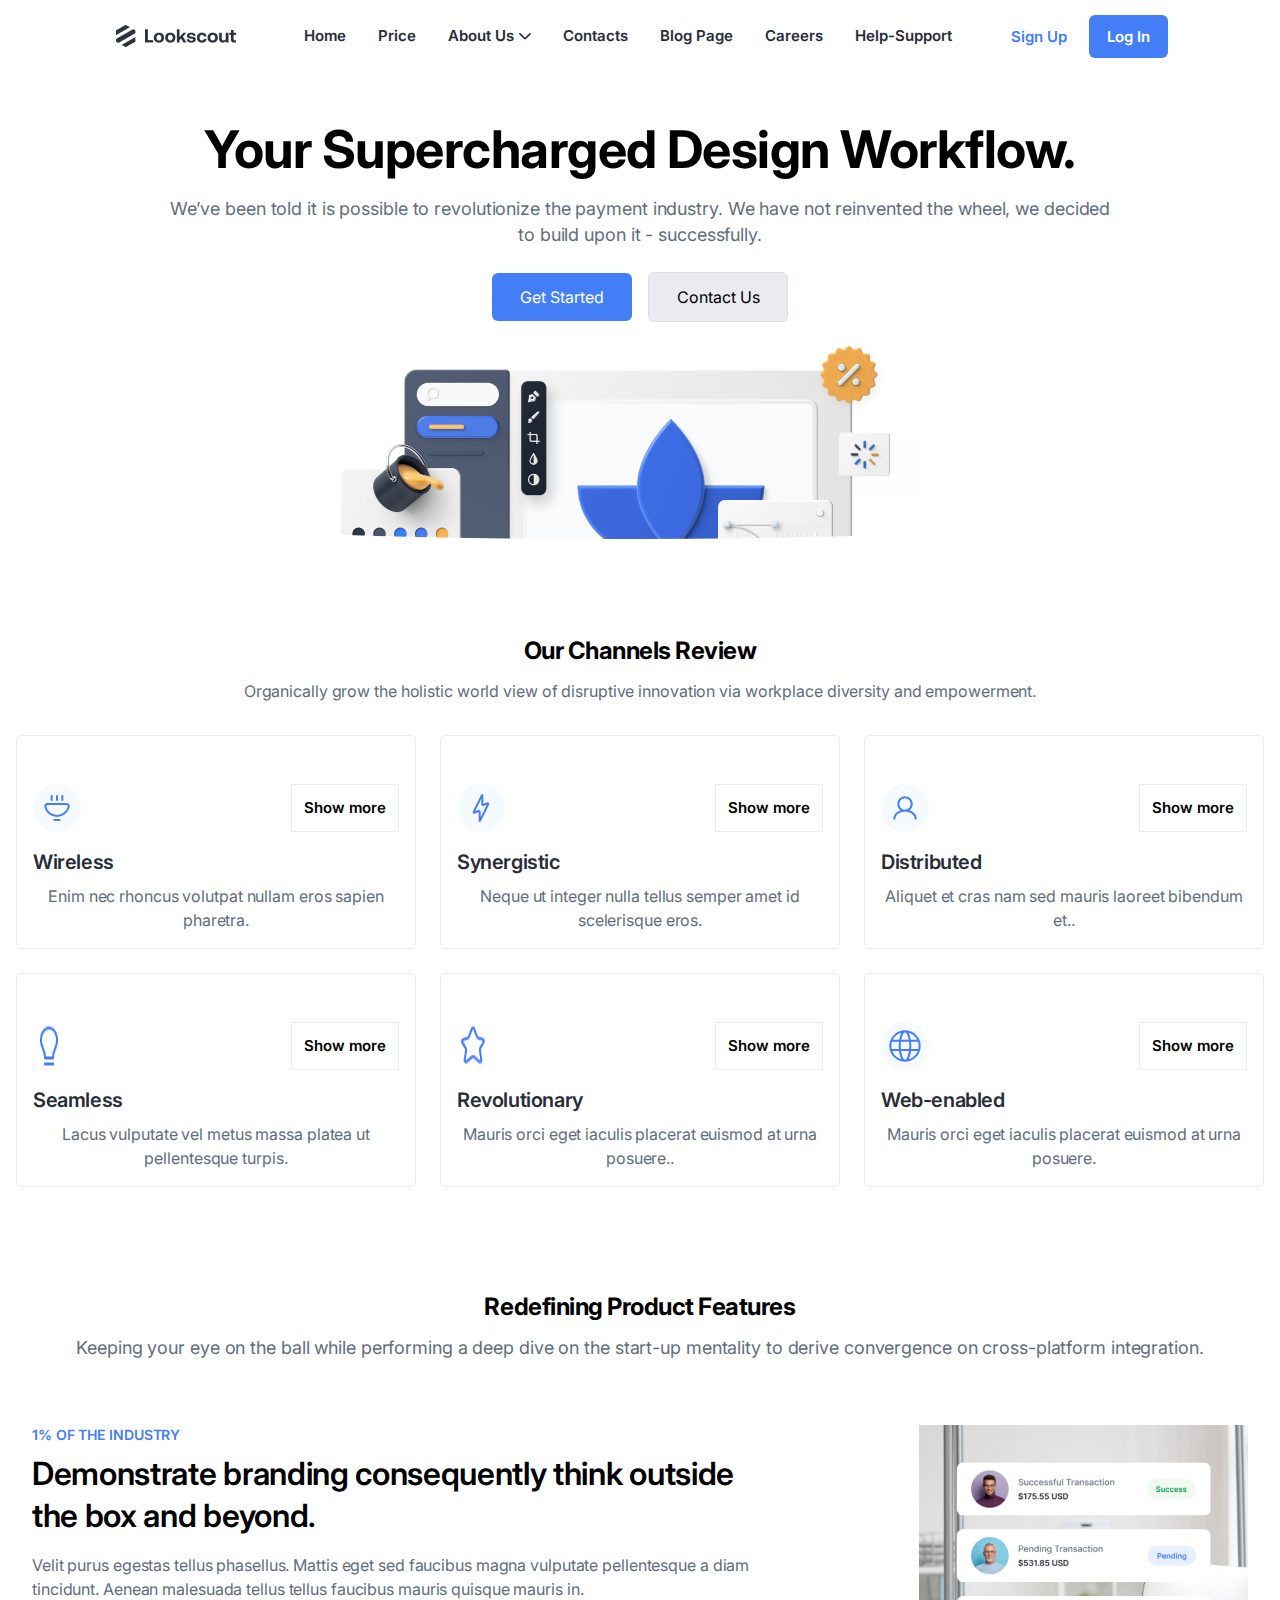
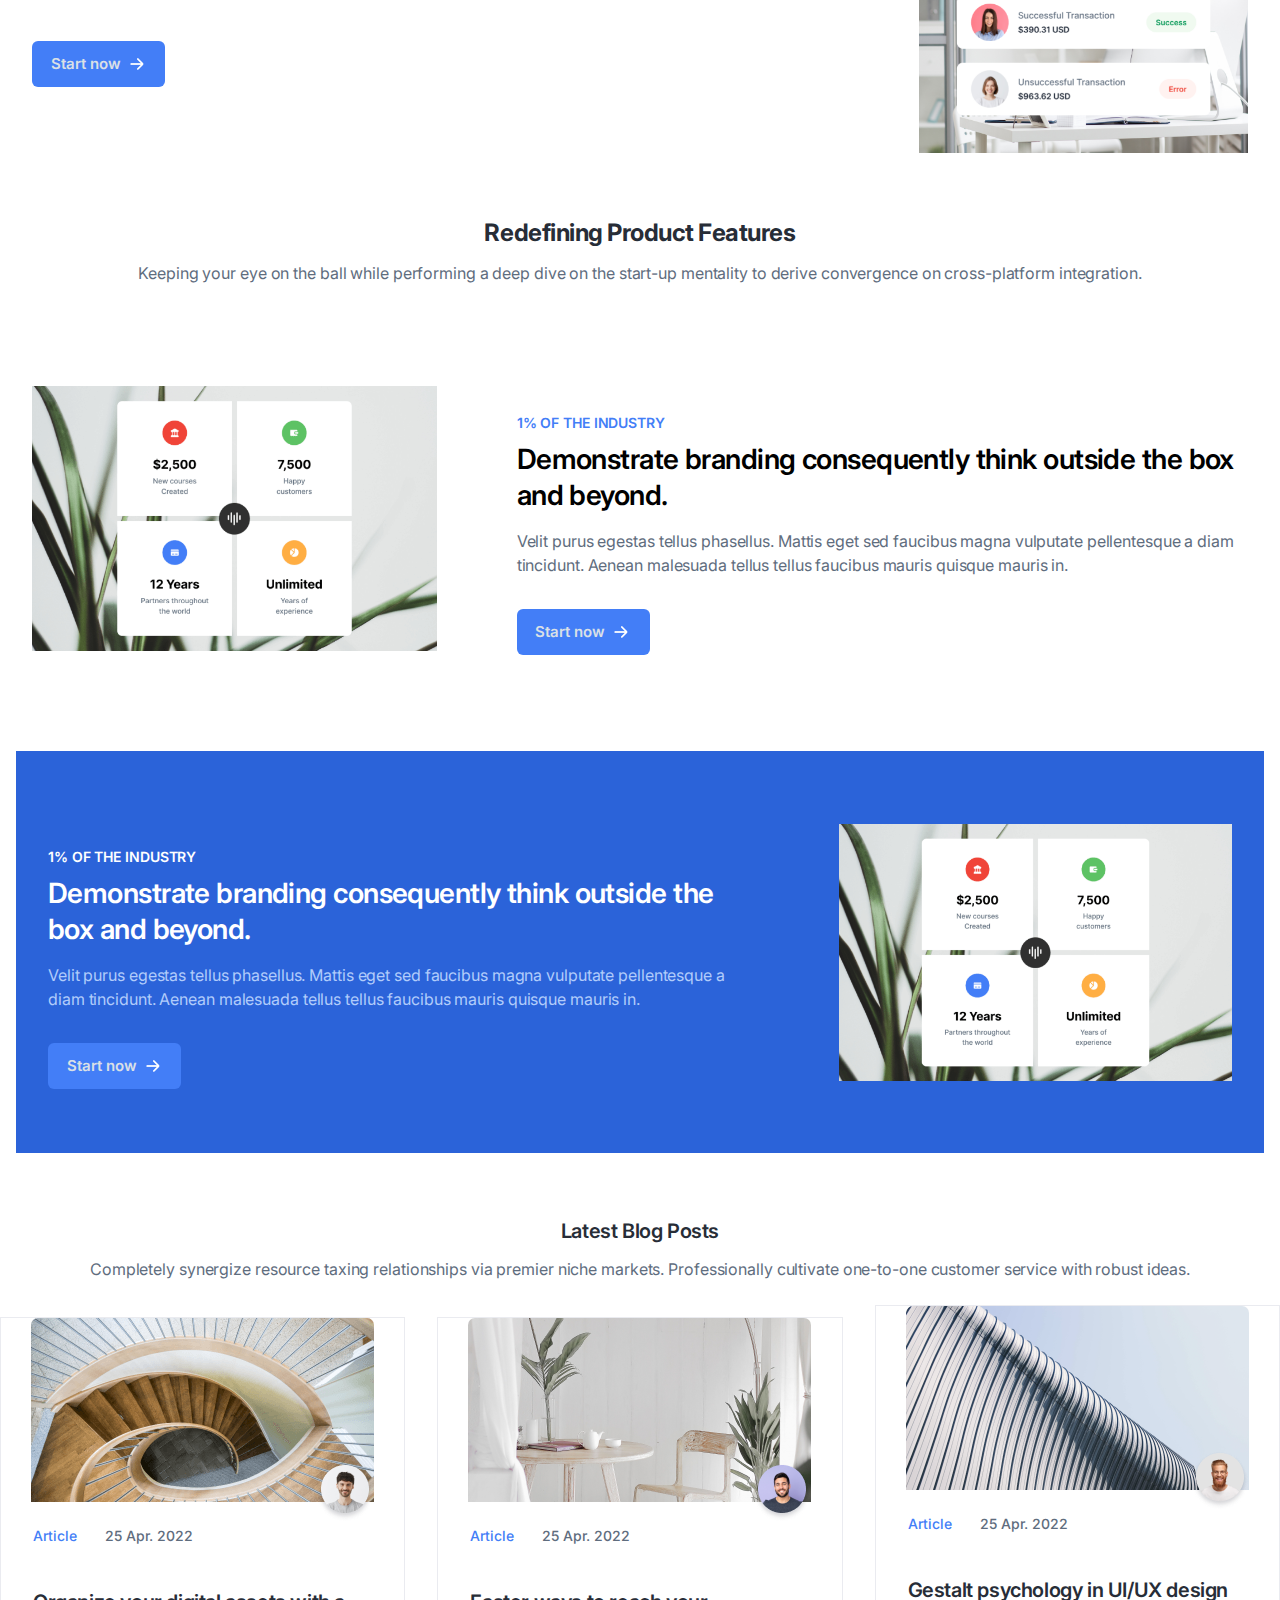
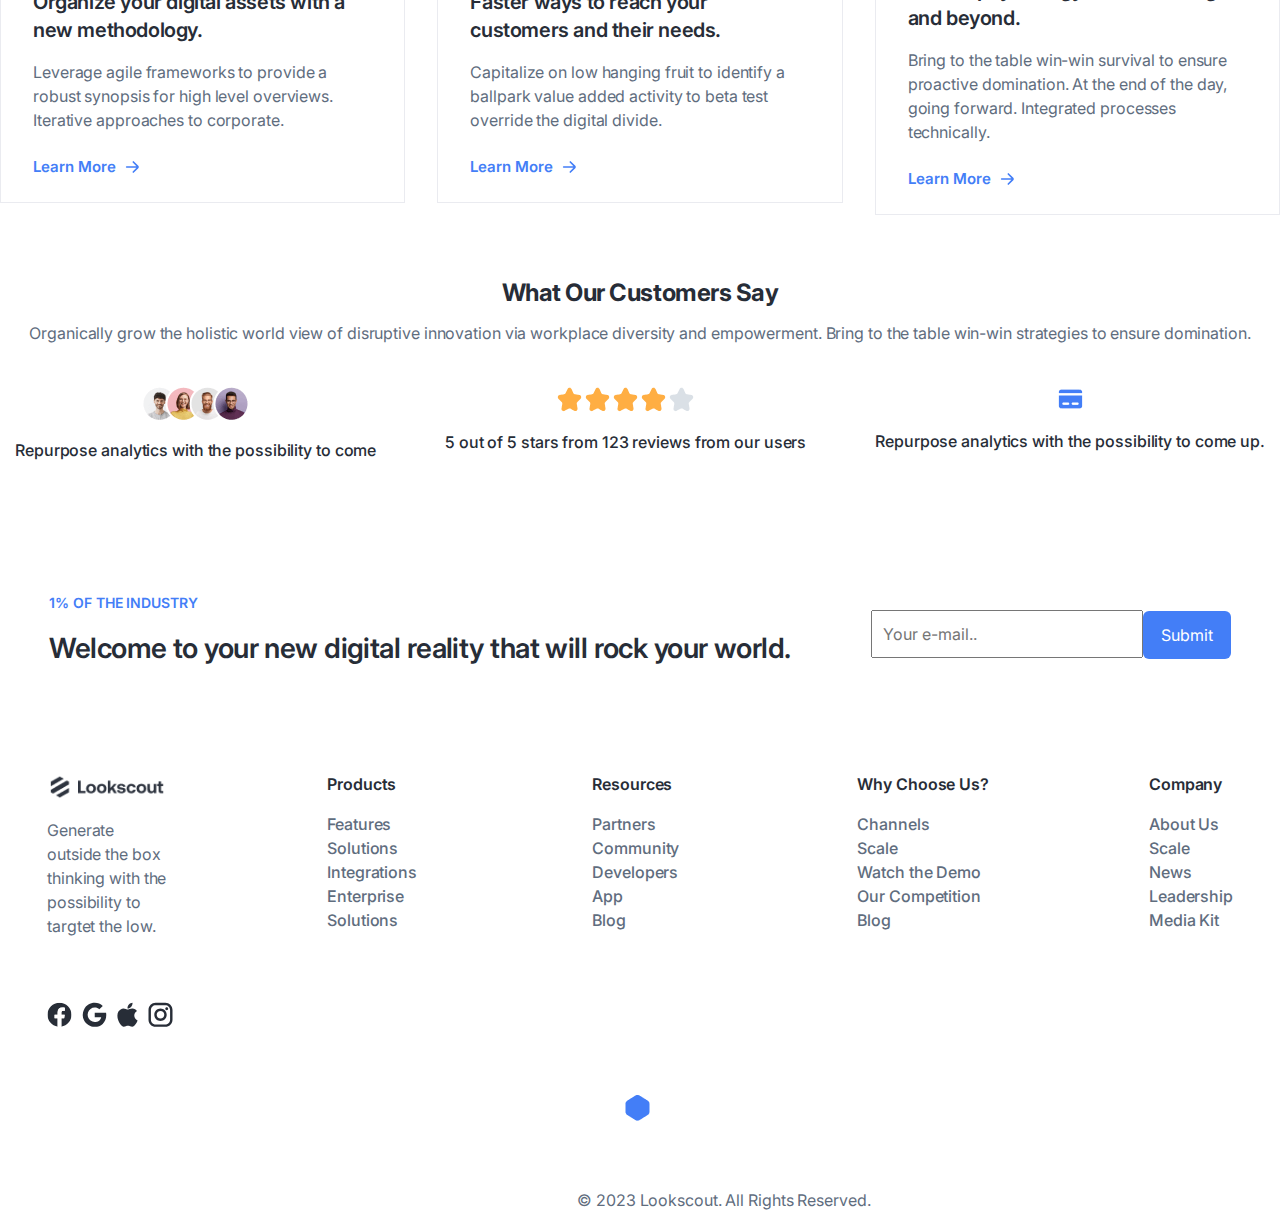
<file: index.html>
<!DOCTYPE html>
<html lang="en">
<head>
  <meta charset="UTF-8">
  <meta name="viewport" content="width=device-width, initial-scale=1.0">
  <link rel="preconnect" href="https://fonts.googleapis.com">
  <link rel="preconnect" href="https://fonts.gstatic.com" crossorigin>
  <link href="https://fonts.googleapis.com/css2?family=Inter:ital,opsz,wght@0,14..32,100..900;1,14..32,100..900&display=swap" rel="stylesheet">
  <link rel="stylesheet" href="assets/css/still.css">
  <title>Managment Panel</title>
</head>
<body>
  <div class="header-mobile">
    <div class="logo-content-mobile">
      <a href="#"><img src="assets/img/Main-logo.png" alt="Lookscout Logo"></a>
    </div>
    <div class="hamburger-menu-content">
      <img src="assets/img/hamburger-menu-icon.png" alt="">
    </div>
  </div>
  <div class="header-desktop">
    <div class="desktop-logo">
      <img src="assets/img/Main-logo.png" alt="">
    </div>
    <div class="dekstop-nav">
      <a href="index.html">Home</a>
      <a href="price.html">Price</a>
      <a class="arrows-nav" href="about.html">About Us <img src="assets/img/arrow-down.svg" alt=""></a>
      <a href="contuct-us.html">Contacts</a>
      <a href="blog-page.html">Blog Page</a>
      <a href="careers.html">Careers</a>
      <a href="help-support.html">Help-Support</a>
    </div>
    <div class="desktop-links">
      <a class="white-sign" href="#"> Sign Up</a>
      <a  class="blue-log"  href="#"> Log In</a>
    </div>
  </div>
  <div class="container">
    <div class="start-content">
      <div class="start-text-area">
        <h1>Your Supercharged Design Workflow.</h1>
        <p>We’ve been told it is possible to revolutionize the payment industry. We have not reinvented the wheel, we decided to build upon it - successfully.</p>
      </div>
      <div class="start-btn-area">
        <a href="price.html"> Get Started</a>
        <a href="#"> Contact Us</a>
      </div>
      <div class="start-image">
        <img   class="mobile-photo" src="assets/img/main-photo-mobile.png" alt="">
        <img  class="desktop-main-photo" src="assets/img/desktop-main-photo.png" alt="">
      </div>
    </div>
    <div class="review-content">
      <div class="review-header">
        <h2>Our Channels Review</h2>
        <p>Organically grow the holistic world view of disruptive innovation via workplace diversity and empowerment.</p>
      </div>
      <div class="box-container">
        <div class="review-box">
          <div class="box-top">
            <img src="assets/img/wifi-icon.svg" alt="Wifi Icon">
            <a href="#"> Show more</a>
          </div>
          <h4>Wireless</h4>
          <p>Enim nec rhoncus volutpat nullam eros sapien pharetra.</p>
        </div>
        <div class="review-box">
          <div class="box-top">
            <img src="assets/img/electric-icon.svg" alt="Electric Icon">
            <a href="#"> Show more</a>
          </div>
          <h4>Synergistic</h4>
          <p>Neque ut integer nulla tellus semper amet id scelerisque eros.</p>
        </div>
        <div class="review-box">
          <div class="box-top">
            <img src="assets/img/people-icon.png" alt="People Icon">
            <a href="#"> Show more</a>
          </div>
          <h4>Distributed</h4>
          <p>Aliquet et cras nam sed mauris laoreet bibendum et..</p>
        </div>
        <div class="review-box">
          <div class="box-top">
            <img src="assets/img/light-icon.png" alt="Light Icon">
            <a href="#"> Show more</a>
          </div>
          <h4>Seamless</h4>
          <p>Lacus vulputate vel metus massa platea ut pellentesque turpis.</p>
        </div>
        <div class="review-box">
          <div class="box-top">
            <img src="assets/img/star-icon.png" alt="Star Icon">
            <a href="#"> Show more</a>
          </div>
          <h4>Revolutionary</h4>
          <p>Mauris orci eget iaculis placerat euismod at urna posuere..</p>
        </div>
        <div class="review-box web">
          <div class="box-top">
            <img src="assets/img/web-icon.svg" alt="Web Icon">
            <a href="#"> Show more</a>
          </div>
          <h4>Web-enabled</h4>
          <p>Mauris orci eget iaculis placerat euismod at urna posuere.</p>
        </div>
      </div>
    </div>
    <div class="product-content">
      <h2>Redefining Product Features</h2>
      <p>Keeping your eye on the ball while performing a deep dive on the start-up mentality to  derive convergence on cross-platform integration.</p>
      <div class="product-container">
        <div class="product-text">
          <h6>1% OF THE INDUSTRY</h6>
          <h3>Demonstrate branding consequently think outside the
            box and beyond.</h3>
            <p>Velit purus egestas tellus phasellus. Mattis eget sed faucibus magna vulputate pellentesque a diam tincidunt. Aenean malesuada tellus tellus faucibus mauris quisque mauris in.</p>
            <div class="price-box-btn">
              <a href="#"> Start now</a>
              <img src="assets/img/right-arrow.png" alt="">
            </div>
        </div>
        <div class="product-image">
          <img src="assets/img/product.png" alt="">
        </div>
      </div>
    </div>
    <div class="price-content">
      <h4>Redefining Product Features</h4>
      <p>Keeping your eye on the ball while performing a deep dive on the start-up mentality to  derive convergence on cross-platform integration.</p>
    <div class="price-box-white">
      <div class="price-box-white-image">
        <img src="assets/img/price-photo.png" alt="">
      </div>
      <div class="price-box-white-text">
        <h6>1% OF THE INDUSTRY</h6>
        <h3>Demonstrate branding consequently think outside the box and beyond. </h3>
        <p>Velit purus egestas tellus phasellus. Mattis eget sed faucibus magna vulputate pellentesque a diam tincidunt. Aenean malesuada tellus tellus faucibus mauris quisque mauris in.</p>
        <div class="price-box-btn">
          <a href="#"> Start now</a>
          <img src="assets/img/right-arrow.png" alt="">
        </div>
      </div>
    </div>
    <div class="price-box-white blue">
      <div class="price-box-white-image">
        <img src="assets/img/price-photo.png" alt="">
      </div>
      <div class="price-box-white-text">
        <h6>1% OF THE INDUSTRY</h6>
        <h3>Demonstrate branding consequently think outside the box and beyond. </h3>
        <p>Velit purus egestas tellus phasellus. Mattis eget sed faucibus magna vulputate pellentesque a diam tincidunt. Aenean malesuada tellus tellus faucibus mauris quisque mauris in.</p>
        <div class="price-box-btn">
          <a href="#"> Start now</a>
          <img src="assets/img/right-arrow.png" alt="">
        </div>
      </div>
    </div>
    <div class="price-box-white last-white">
      <div class="price-box-white-image">
        <img src="assets/img/price-photo.png" alt="">
      </div>
      <div class="price-box-white-text">
        <h6>1% OF THE INDUSTRY</h6>
        <h3>Demonstrate branding consequently think outside the box and beyond. </h3>
        <p>Velit purus egestas tellus phasellus. Mattis eget sed faucibus magna vulputate pellentesque a diam tincidunt. Aenean malesuada tellus tellus faucibus mauris quisque mauris in.</p>
        <div class="price-box-btn">
          <a href="#"> Start now</a>
          <img src="assets/img/right-arrow.png" alt="">
        </div>
      </div>
    </div>
    </div>
    <div class="blog-content">
      <h4>Latest Blog Posts</h4>
      <p>Completely synergize resource taxing relationships via premier niche markets. Professionally  cultivate one-to-one customer service with robust ideas.</p>
      <div class="blog-container">
        <div class="blog-content-inner">
          <div class="blog-content-inner-photo">
            <img src="assets/img/stairs-photo.png" alt="Stairs">
            <img class="avatar" src="assets/img/avatar1.png" alt="Men Avatar">
          </div>
          <div class="blog-content-inner-calender">
            <span>Article</span>
            <span class="calender">25 Apr. 2022</span>
          </div>
          <div class="blog-content-inner-text">
            <h4>Organize your digital assets
              with a new methodology.</h4>
              <p>Leverage agile frameworks to provide a robust synopsis for high level overviews. Iterative approaches to corporate.</p>
          </div>
          <div class="blog-content-inner-link">
            <a href="#">Learn More</a>
            <img src="assets/img/right.svg" alt="">
          </div>
        </div>
        <div class="blog-content-inner">
          <div class="blog-content-inner-photo">
            <img src="assets/img/chairs-photo.png" alt="Chairs">
            <img class="avatar" src="assets/img/avatar2.png" alt="Men Avatar">
          </div>
          <div class="blog-content-inner-calender">
            <span>Article</span>
            <span class="calender">25 Apr. 2022</span>
          </div>
          <div class="blog-content-inner-text">
            <h4>Faster ways to reach your customers and their needs.</h4>
              <p>Capitalize on low hanging fruit to identify a ballpark value added activity to beta test override the digital divide.</p>
          </div>
          <div class="blog-content-inner-link">
            <a href="#">Learn More</a>
            <img src="assets/img/right.svg" alt="">
          </div>
        </div>
        <div class="blog-content-inner">
          <div class="blog-content-inner-photo">
            <img src="assets/img/building-photo.png" alt="Building">
            <img class="avatar" src="assets/img/avatar3.png" alt="Men Avatar">
          </div>
          <div class="blog-content-inner-calender">
            <span>Article</span>
            <span class="calender">25 Apr. 2022</span>
          </div>
          <div class="blog-content-inner-text">
            <h4>Gestalt psychology in UI/UX
              design and beyond.</h4>
              <p>Bring to the table win-win survival  to ensure proactive domination. At the end of the day, going forward.
                Integrated processes technically.</p>
          </div>
          <div class="blog-content-inner-link">
            <a href="#">Learn More</a>
            <img src="assets/img/right.svg" alt="">
          </div>
        </div>
      </div>
    </div>
    <div class="rating-content">
      <h4>What Our Customers Say</h4>
      <p>Organically grow the holistic world view of disruptive innovation via workplace diversity and empowerment. Bring to the table win-win strategies to ensure domination.</p>
      <div class="rating-container">
        <div class="rating-avatar">
          <img src="assets/img/review-photo.png" alt="Avatars">
          <h5>Repurpose analytics with the possibility to come</h5>
        </div>
        <div class="rating-stars">
          <img src="assets/img/rating-photo.png" alt="Rayting Star">
          <h5>5 out of 5 stars from 123 reviews from our users</h5>
        </div>
        <div class="rating-purchase">
          <img src="assets/img/purchase-icon.png" alt=" Purchase Icon">
          <h5> Repurpose analytics with the possibility to come up.</h5>
        </div>
      </div>
    </div>
    <div class="email-content">
      <div class="email-text-area">
        <span>1% OF THE INDUSTRY</span>
        <h4 class="email-h4">Welcome to your new digital reality that will rock your world.</h4>
      </div>
        <div class="email-link">
          <input type="email" placeholder="Your e-mail..">
          <a class="submit-btn" href="#">Submit</a>
        </div>
    </div>
    <div class="footer-content">
      <div class="footer-logo">
        <img src="assets/img/Main-logo.png" alt="Lookscout Logo">
        <p>Generate outside the box thinking with the possibility to targtet the low.</p>
      </div>
      <div class="footer-social">
        <img src="assets/img/facebook-icon.svg" alt="Facebook Logo">
        <img src="assets/img/google-icon.svg" alt="Googe Logo">
        <img src="assets/img/apple-icon.svg" alt="Appe Logo">
        <img src="assets/img/instagram-logo.svg" alt="Instagram Logo">
      </div>
      <div class="footer-products">
        <ul>Products</ul>
        <li> <a href="#"> Features</a></li>
        <li> <a href="#"> Solutions</a></li>
        <li><a href="#">Integrations</a></li>
        <li><a href="#">Enterprise</a></li>
        <li><a href="#">Solutions</a></li>
      </div>
      <div class="footer-resources">
        <ul>Resources</ul>
        <li> <a href="#"> Partners</a></li>
        <li> <a href="#"> Community</a></li>
        <li><a href="#">Developers</a></li>
        <li><a href="#">App</a></li>
        <li><a href="#">Blog</a></li>
      </div>
      <div class="footer-chooses">
        <ul>Why Choose Us?</ul>
        <li> <a href="#"> Channels</a></li>
        <li> <a href="#"> Scale</a></li>
        <li><a href="#">Watch the Demo</a></li>
        <li><a href="#">Our Competition</a></li>
        <li><a href="#">Blog</a></li>
      </div>
      <div class="footer-company">
        <ul>Company</ul>
        <li> <a href="#"> About Us</a></li>
        <li> <a href="#"> Scale</a></li>
        <li><a href="#">News</a></li>
        <li><a href="#">Leadership</a></li>
        <li><a href="#">Media Kit</a></li>
      </div>
      <div class="footer-pentegon">
        <img src="assets/img/pentegon-icon.png" alt="Pentogon Icon">
      </div>
      <div class="footer-text">
        <span>© 2023 Lookscout. All Rights Reserved.</span>
      </div>

    </div>
  </div>
</body>
</html>
</file>
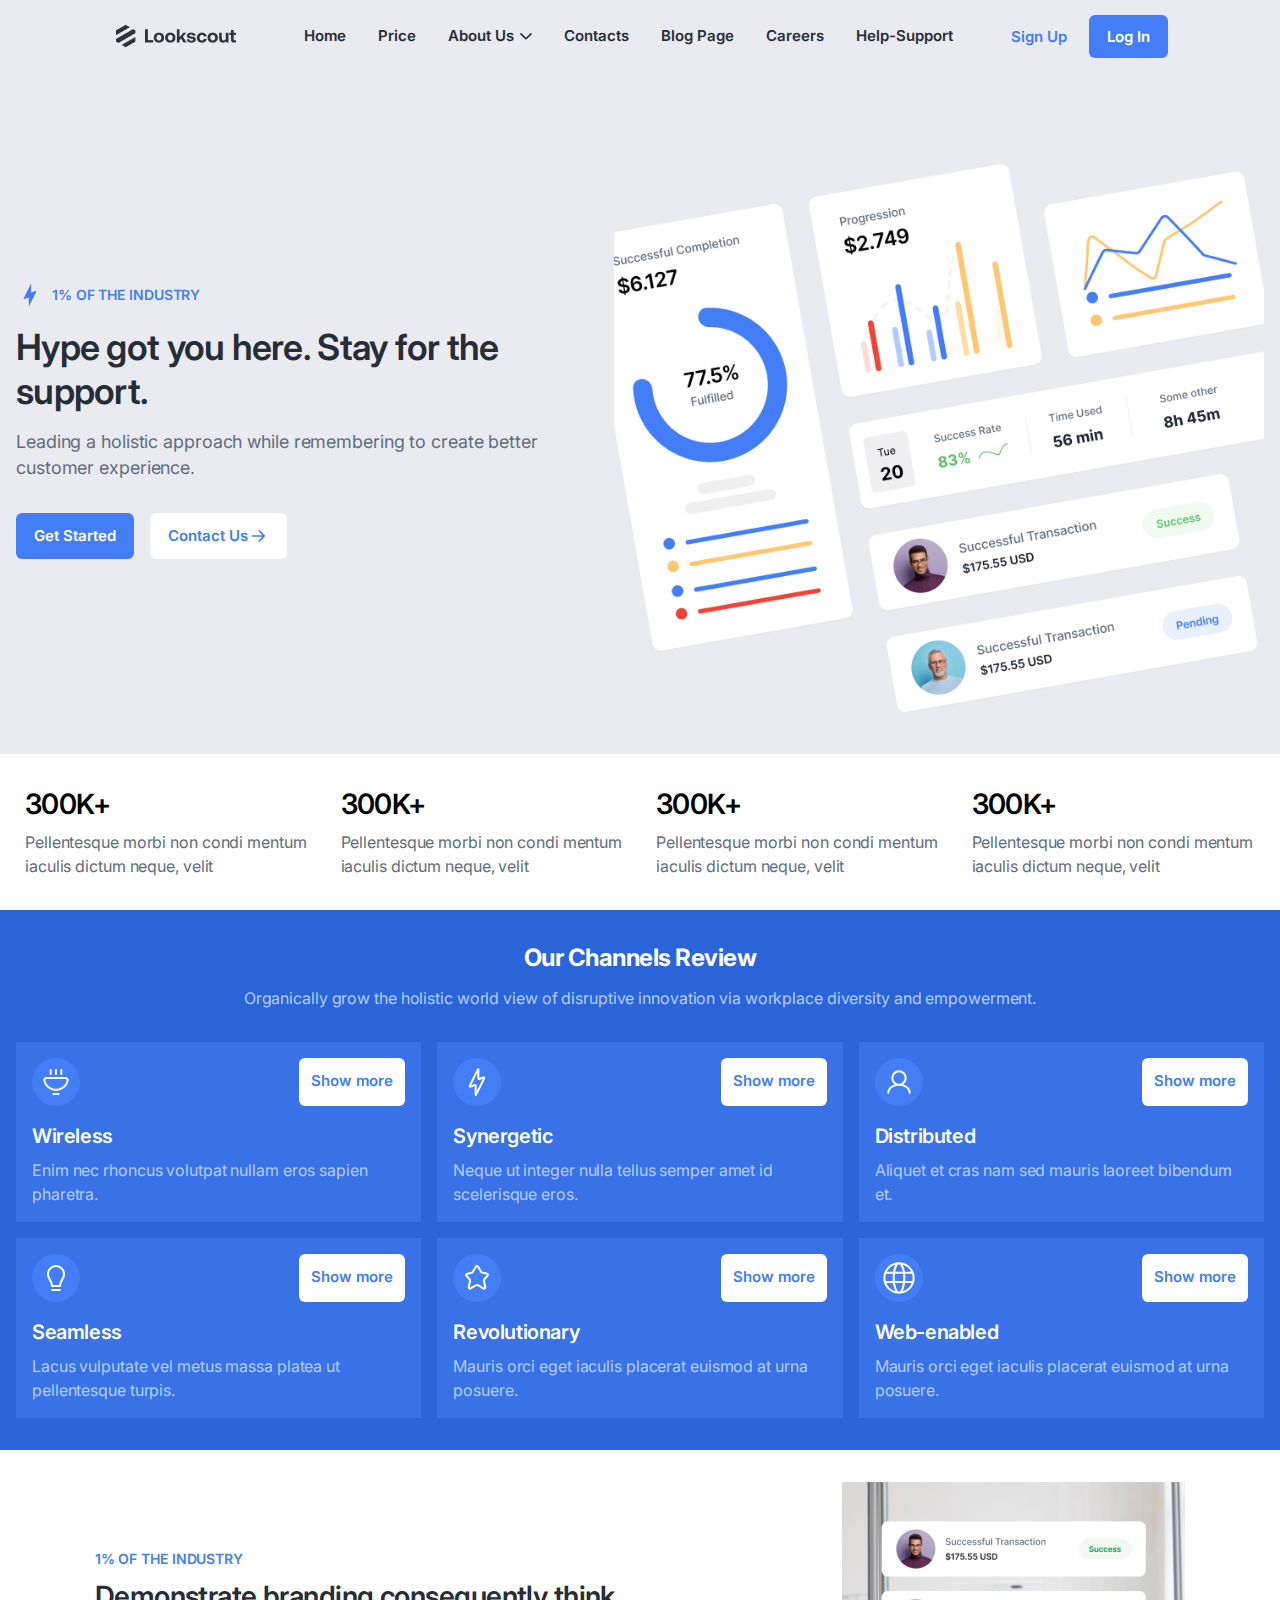
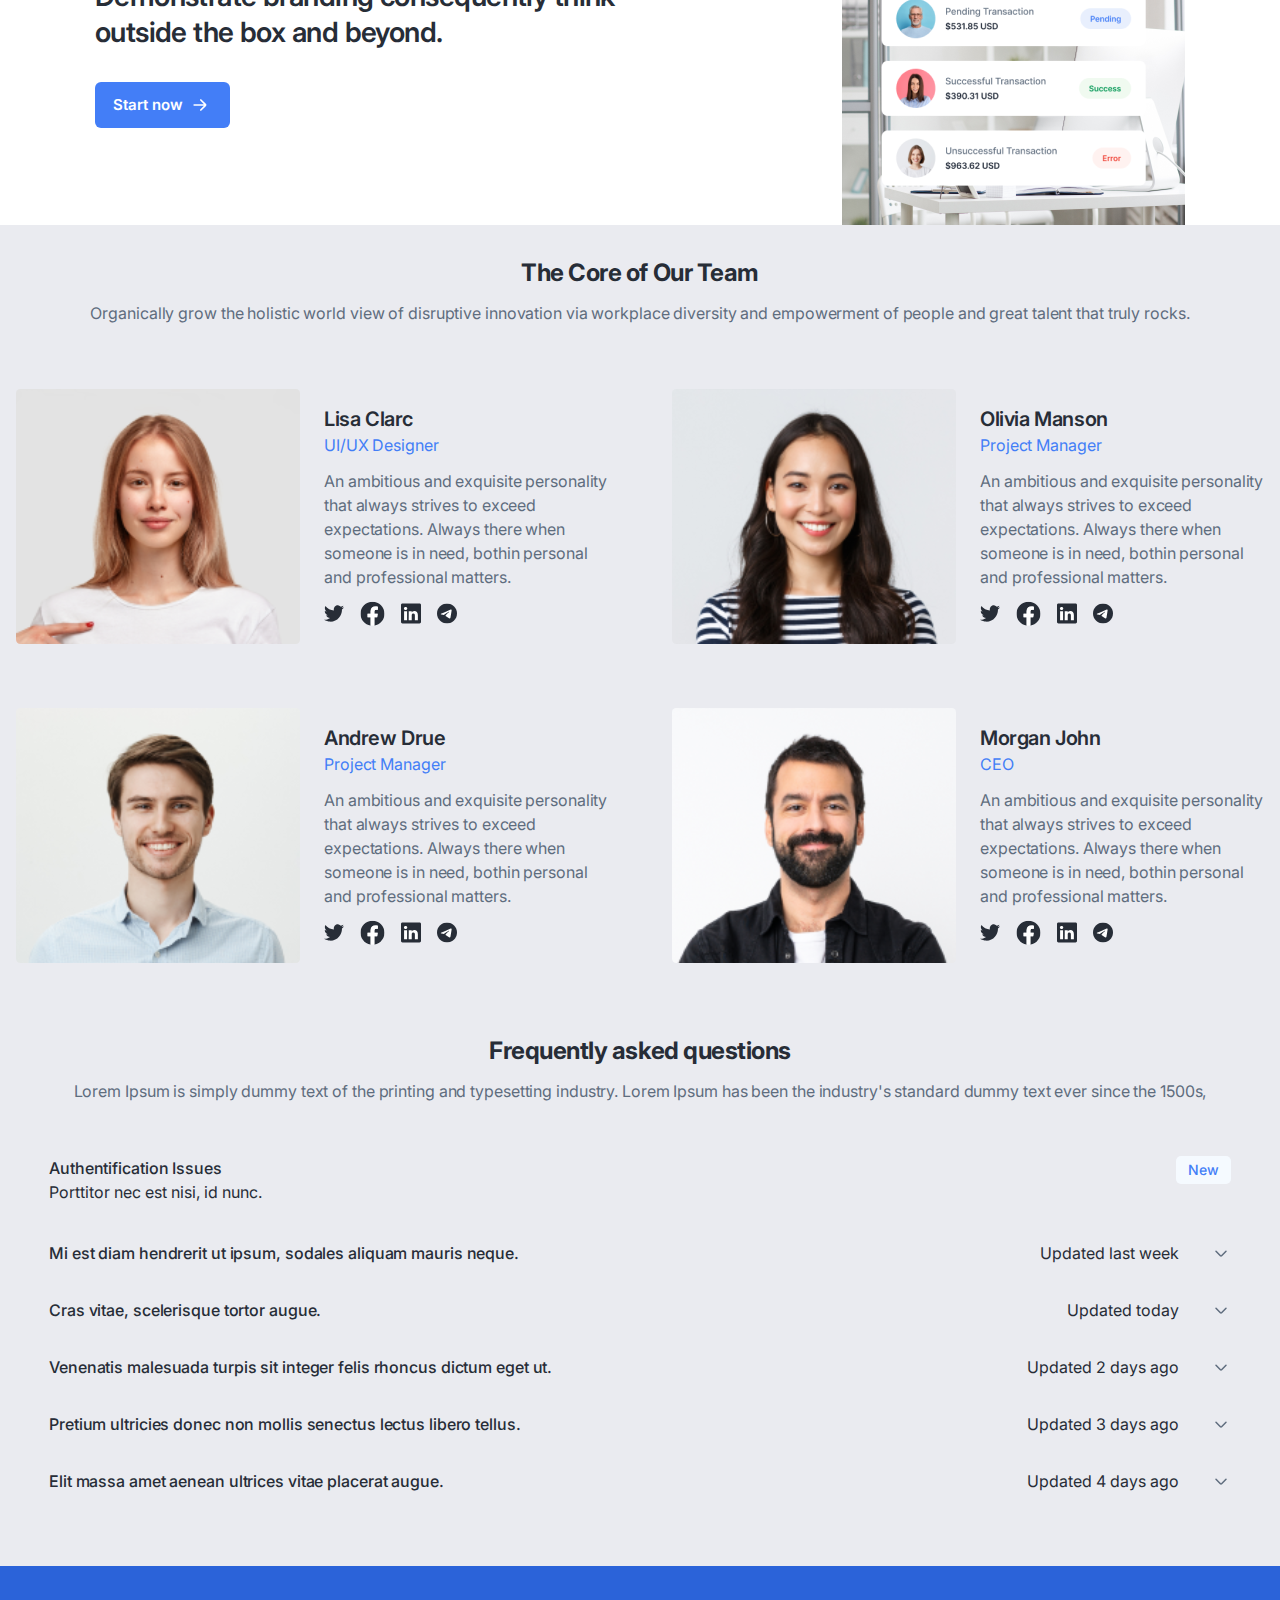
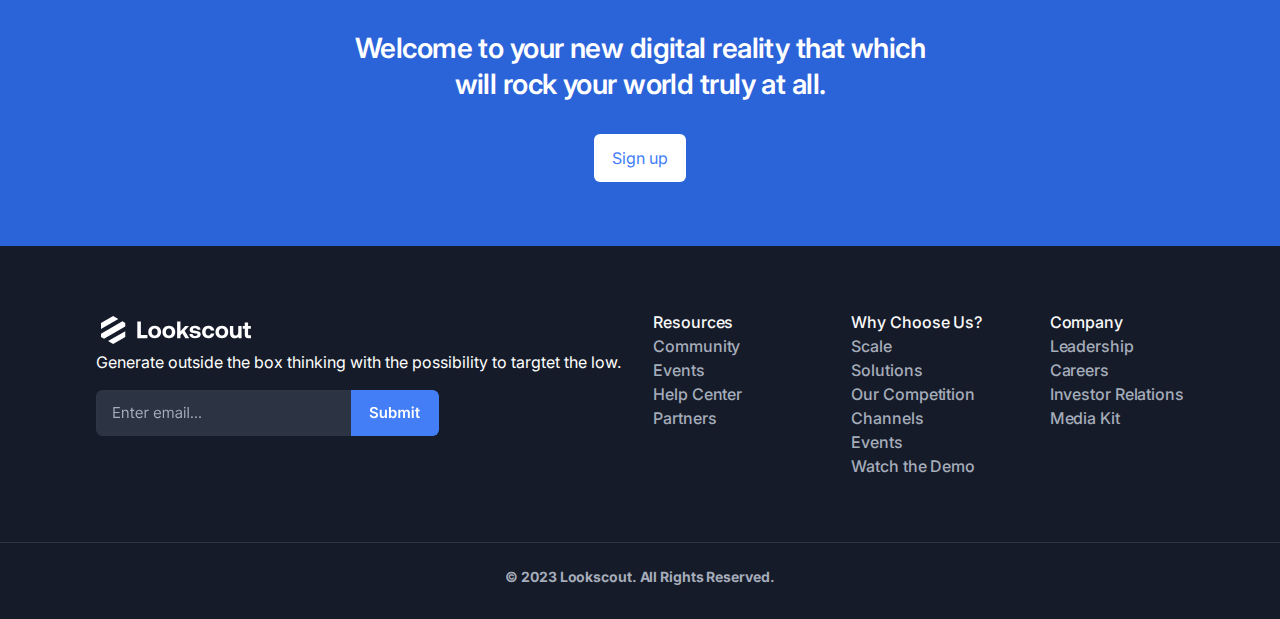
<file: about.html>
<!DOCTYPE html>
<html lang="en">
<head>
  <meta charset="UTF-8">
  <meta name="viewport" content="width=device-width, initial-scale=1.0">
  <link rel="preconnect" href="https://fonts.googleapis.com">
  <link rel="preconnect" href="https://fonts.gstatic.com" crossorigin>
  <link href="https://fonts.googleapis.com/css2?family=Inter:ital,opsz,wght@0,14..32,100..900;1,14..32,100..900&display=swap" rel="stylesheet">
  <link rel="stylesheet" href="assets/css/about.css">
  <title>About</title>
</head>
<body>
  <div class="header-mobile">
    <div class="logo-content-mobile">
      <a href="#"><img src="assets/img/Main-logo.png" alt="Lookscout Logo"></a>
    </div>
    <div class="hamburger-menu-content">
      <img src="assets/img/hamburger-menu-icon.png" alt="Hamburger Menu Icon">
    </div>
  </div>
  <div class="header-desktop">
    <div class="desktop-logo">
      <img src="assets/img/Main-logo.png" alt="">
    </div>
    <div class="dekstop-nav">
      <a href="index.html">Home</a>
      <a href="price.html">Price</a>
      <a class="arrows-nav" href="about.html">About Us <img src="assets/img/arrow-down.svg" alt=""></a>
      <a href="contuct-us.html">Contacts</a>
      <a href="blog-page.html">Blog Page</a>
      <a href="careers.html">Careers</a>
      <a href="help-support.html">Help-Support</a>
    </div>
    <div class="desktop-links">
      <a class="white-sign" href="#"> Sign Up</a>
      <a  class="blue-log"  href="#"> Log In</a>
    </div>
  </div>
  <div class="container">
    <div class="graphic-content">
      <div class="graphic-photo-inner">
        <img class="mobile-photo" src="assets/img/Graphic-mobil-photo.png" alt="Graphic Mobile Photo">
        <img class="tablet-photo" src="assets/img/tablet-graphic-phpt.png" alt="">
        <img  class="desktop-photo" src="assets/img/desktop-graphic-photo.png" alt="">
      </div>
      <div class="graphic-text-inner">
          <div class="lightining-inner">
            <img src="assets/img/lightining-icon-blue.svg" alt="">
            <span class="blue-lightining-text">1% OF THE INDUSTRY</span>
          </div>
          <h1>Hype got you here. Stay for the support. </h1>
          <p class="graphic-content-p">Leading a holistic approach while remembering to create better customer experience.  </p>
          <div class="graphic-btn-inner">
            <a class="get-started" href="#">Get Started</a>
            <a class="contact-us"  href="#">Contact Us <img src="assets/img/right-arrow-blue-icon.svg" alt="Right blue arrow icon"></a>
          </div>
      </div>
    </div>
  </div>
  <div class="number-users-content">
    <div class="number-users-inner">
      <h2 class="number-users-h">300K+ </h2>
      <p class="number-users-p" >Pellentesque morbi non condi mentum iaculis dictum neque, velit</p>
    </div>
    <div class="number-users-inner">
      <h2 class="number-users-h">300K+ </h2>
      <p class="number-users-p" >Pellentesque morbi non condi mentum iaculis dictum neque, velit</p>
    </div>
    <div class="number-users-inner">
      <h2 class="number-users-h">300K+ </h2>
      <p class="number-users-p" >Pellentesque morbi non condi mentum iaculis dictum neque, velit</p>
    </div>
    <div class="number-users-inner">
      <h2 class="number-users-h">300K+ </h2>
      <p class="number-users-p" >Pellentesque morbi non condi mentum iaculis dictum neque, velit</p>
    </div>
  </div>
  <div class="review-content">
    <div class="review-header">
      <h2 class="review-h">Our Channels Review</h2>
      <p class="review-p">Organically grow the holistic world view of disruptive innovation via workplace diversity and empowerment.</p>
    </div>
    <div class="box-container">
      <div class="review-box">
        <div class="box-top">
          <img src="assets/img/wifi icon.svg" alt="Wifi Icon">
          <a class="show-more" href="#"> Show more</a>
        </div>
        <h4 class="box-top-h">Wireless</h4>
        <p class="box-p">Enim nec rhoncus volutpat nullam eros sapien pharetra.</p>
      </div>
      <div class="review-box">
        <div class="box-top">
          <img src="assets/img/elektric-icon.svg" alt="Electric Icon">
          <a class="show-more" href="#"> Show more</a>
        </div>
        <h4 class="box-top-h">Synergetic</h4>
        <p class="box-p">Neque ut integer nulla tellus semper amet id scelerisque eros.</p>
      </div>
      <div class="review-box">
        <div class="box-top">
          <img src="assets/img/people-icon.svg" alt="People Icon">
          <a class="show-more" href="#"> Show more</a>
        </div>
        <h4 class="box-top-h">Distributed</h4>
        <p class="box-p">Aliquet et cras nam sed mauris laoreet bibendum et.</p>
      </div>
      <div class="review-box">
        <div class="box-top">
          <img src="assets/img/light-icon.svg" alt="Light Icon">
          <a class="show-more" href="#"> Show more</a>
        </div>
        <h4 class="box-top-h">Seamless</h4>
        <p class="box-p">Lacus vulputate vel metus massa platea ut pellentesque turpis.</p>
      </div>
      <div class="review-box">
        <div class="box-top">
          <img src="assets/img/star-icon.svg" alt="Star Icon">
          <a class="show-more" href="#"> Show more</a>
        </div>
        <h4 class="box-top-h">Revolutionary</h4>
        <p class="box-p">Mauris orci eget iaculis placerat euismod at urna posuere.</p>
      </div>
      <div class="review-box web">
        <div class="box-top">
          <img src="assets/img/web-blue-icon.svg" alt="Star Icon">
          <a class="show-more" href="#"> Show more</a>
        </div>
        <h4 class="box-top-h">Web-enabled</h4>
        <p class="box-p">Mauris orci eget iaculis placerat euismod at urna posuere.</p>
      </div>
    </div>
  </div>
  <div class="motto-content">
    <div class="motto-text-inner">
      <span class="motto-span">1% OF THE INDUSTRY</span>
      <h3 class="motto-h" >Demonstrate branding consequently think outside the box and beyond.</h3>
      <div class="motto-btn-area">
        <a class="strt-btn" href="#">Start now</a>
        <img src="assets/img/white-arrow.svg" alt="">
      </div>
    </div>
    <div class="motto-photo-inner">
      <img src="assets/img/motto-small-photo.png" alt="">
    </div>
  </div>
  <!-- ali start here -->
  <div class="container">
    <div class="team-part">
      <div class="team-part-text">
        <h1>The Core of Our Team</h1>
        <p>Organically grow the holistic world view of disruptive innovation via workplace diversity and empowerment of
          people and great talent that truly rocks.</p>
      </div>
      <div class="team-members">

        <div class="team-member">
          <div>
            <img src="assets/img/team-photo-1.svg" alt="">
          </div>

          <div class="team-member-text">
            <h2>Lisa Clarc</h2>
            <h3>UI/UX Designer</h3>
            <p>An ambitious and exquisite personality that always strives to exceed expectations. Always there when
              someone is in need, bothin personal and professional matters.</p>
            <div class="social-media-icons">
              <img src="assets/img/twitter-icon.svg" alt="">
              <img src="assets/img/facebook-icon.svg" alt="">
              <img src="assets/img/linkedin-icon.svg" alt="">
              <img src="assets/img/telegram-icon.svg" alt="">
            </div>
          </div>
        </div>

        <div class="team-member">
          <div>
            <img src="assets/img/team-photo-2.svg" alt="">
          </div>

          <div class="team-member-text">
            <h2>Olivia Manson</h2>
            <h3>Project Manager</h3>
            <p>An ambitious and exquisite personality that always strives to exceed expectations. Always there when
              someone is in need, bothin personal and professional matters.</p>
            <div class="social-media-icons">
              <img src="assets/img/twitter-icon.svg" alt="">
              <img src="assets/img/facebook-icon.svg" alt="">
              <img src="assets/img/linkedin-icon.svg" alt="">
              <img src="assets/img/telegram-icon.svg" alt="">
            </div>
          </div>

        </div>
        <div class="team-member">
          <div>
            <img src="assets/img/team-photo-3.svg" alt="">
          </div>

          <div class="team-member-text">
            <h2>Andrew Drue</h2>
            <h3>Project Manager</h3>
            <p>An ambitious and exquisite personality that always strives to exceed expectations. Always there when
              someone is in need, bothin personal and professional matters.</p>
            <div class="social-media-icons">
              <img src="assets/img/twitter-icon.svg" alt="">
              <img src="assets/img/facebook-icon.svg" alt="">
              <img src="assets/img/linkedin-icon.svg" alt="">
              <img src="assets/img/telegram-icon.svg" alt="">
            </div>
          </div>
        </div>
        <div class="team-member">
          <div>
            <img src="assets/img/team-photo-4.svg" alt="">
          </div>

          <div class="team-member-text">
            <h2>Morgan John</h2>
            <h3>CEO</h3>
            <p>An ambitious and exquisite personality that always strives to exceed expectations. Always there when
              someone is in need, bothin personal and professional matters.</p>
            <div class="social-media-icons">
              <img src="assets/img/twitter-icon.svg" alt="">
              <img src="assets/img/facebook-icon.svg" alt="">
              <img src="assets/img/linkedin-icon.svg" alt="">
              <img src="assets/img/telegram-icon.svg" alt="">
            </div>
          </div>
        </div>
      </div>

    </div>
    
    <div class="faq-part">
      <div class="faq-part-text">
        <h1>Frequently asked questions</h1>
        <p>Lorem Ipsum is simply dummy text of the printing and typesetting industry. Lorem Ipsum has been the
          industry's
          standard dummy text ever since the 1500s, </p>
      </div>

      <div class="faq">
        <div class="first-question">
          <div>
            <h3>Authentification Issues</h3>
            <p>Porttitor nec est nisi, id nunc.</p>
          </div>
          <div>
            <h4>New</h4>
          </div>
        </div>

        <div class="question">
          <h3>Mi est diam hendrerit ut ipsum, sodales aliquam mauris neque.</h3>
          <div class="desktop-detail">
            <p>Updated last week <img src="assets/img/details-icon.svg" alt=""></p>
          </div>
        </div>

        <div class="question">
          <h3>Cras vitae, scelerisque tortor augue.</h3>
          <div class="desktop-detail">
            <p>Updated today <img src="assets/img/details-icon.svg" alt=""></p>
          </div>
        </div>

        <div class="question">
          <h3>Venenatis malesuada turpis sit integer felis rhoncus dictum eget ut.</h3>
          <div class="desktop-detail">
            <p>Updated 2 days ago <img src="assets/img/details-icon.svg" alt=""></p>
          </div>
        </div>

        <div class="question">
          <h3>Pretium ultricies donec non mollis senectus lectus libero tellus.</h3>
          <div class="desktop-detail">
            <p>Updated 3 days ago <img src="assets/img/details-icon.svg" alt=""></p>
          </div>
        </div>

        <div class="question">
          <h3>Elit massa amet aenean ultrices vitae placerat augue.</h3>
          <div class="desktop-detail">
            <p>Updated 4 days ago <img src="assets/img/details-icon.svg" alt=""></p>
          </div>

        </div>
      </div>
    </div>

  </div>

  <div >
    <div class="touchable">
      <h1>Welcome to your new digital reality that  which will rock your world truly at all.</h1>
      
      <div class="sign-log">
        <div class="sign">
          <a href="#">Sign up</a>
        </div>
        <div class="log">
          <a href="#">Log in</a>
        </div>
      </div>
    </div>

  </div>

  <div class="footer">
      <div class="footer-top">
        <img src="assets/img/lookscout-white-logo.svg" alt="">
        <p>Generate outside the box thinking with the possibility to targtet the low.</p>
        <img class="footer-last-img" src="assets/img/footer-last-img.svg" alt="">
      </div>

      <div class="links-part">
        <div class="links">
          <ul>
            <li><a href="#">Resources</a></li>
            <li><a href="#">Community</a></li>
            <li><a href="#">Events</a></li>
            <li><a href="#">Help Center</a></li>
            <li><a href="#">Partners</a></li>
          </ul>
        </div>

        <div class="links">
          <ul>
            <li><a href="#">Why Choose Us?</a></li>
            <li><a href="#">Scale</a></li>
            <li><a href="#">Solutions</a></li>
            <li><a href="#">Our Competition</a></li>
            <li><a href="#">Channels</a></li>
            <li><a href="#">Events</a></li>
            <li><a href="#">Watch the Demo</a></li>
          </ul>
        </div>

        <div class="links">
          <ul>
            <li><a href="#">Company</a></li>
            <li><a href="#">Leadership</a></li>
            <li><a href="#">Careers</a></li>
            <li><a href="#">Investor Relations</a></li>
            <li><a href="#">Media Kit</a></li>
          </ul>
        </div>
      </div>

      
    </div>
    <h4 class="footer-down">© 2023 Lookscout. All Rights Reserved.</h4>
  <!-- ali ends here -->

</body>
</html>
</file>
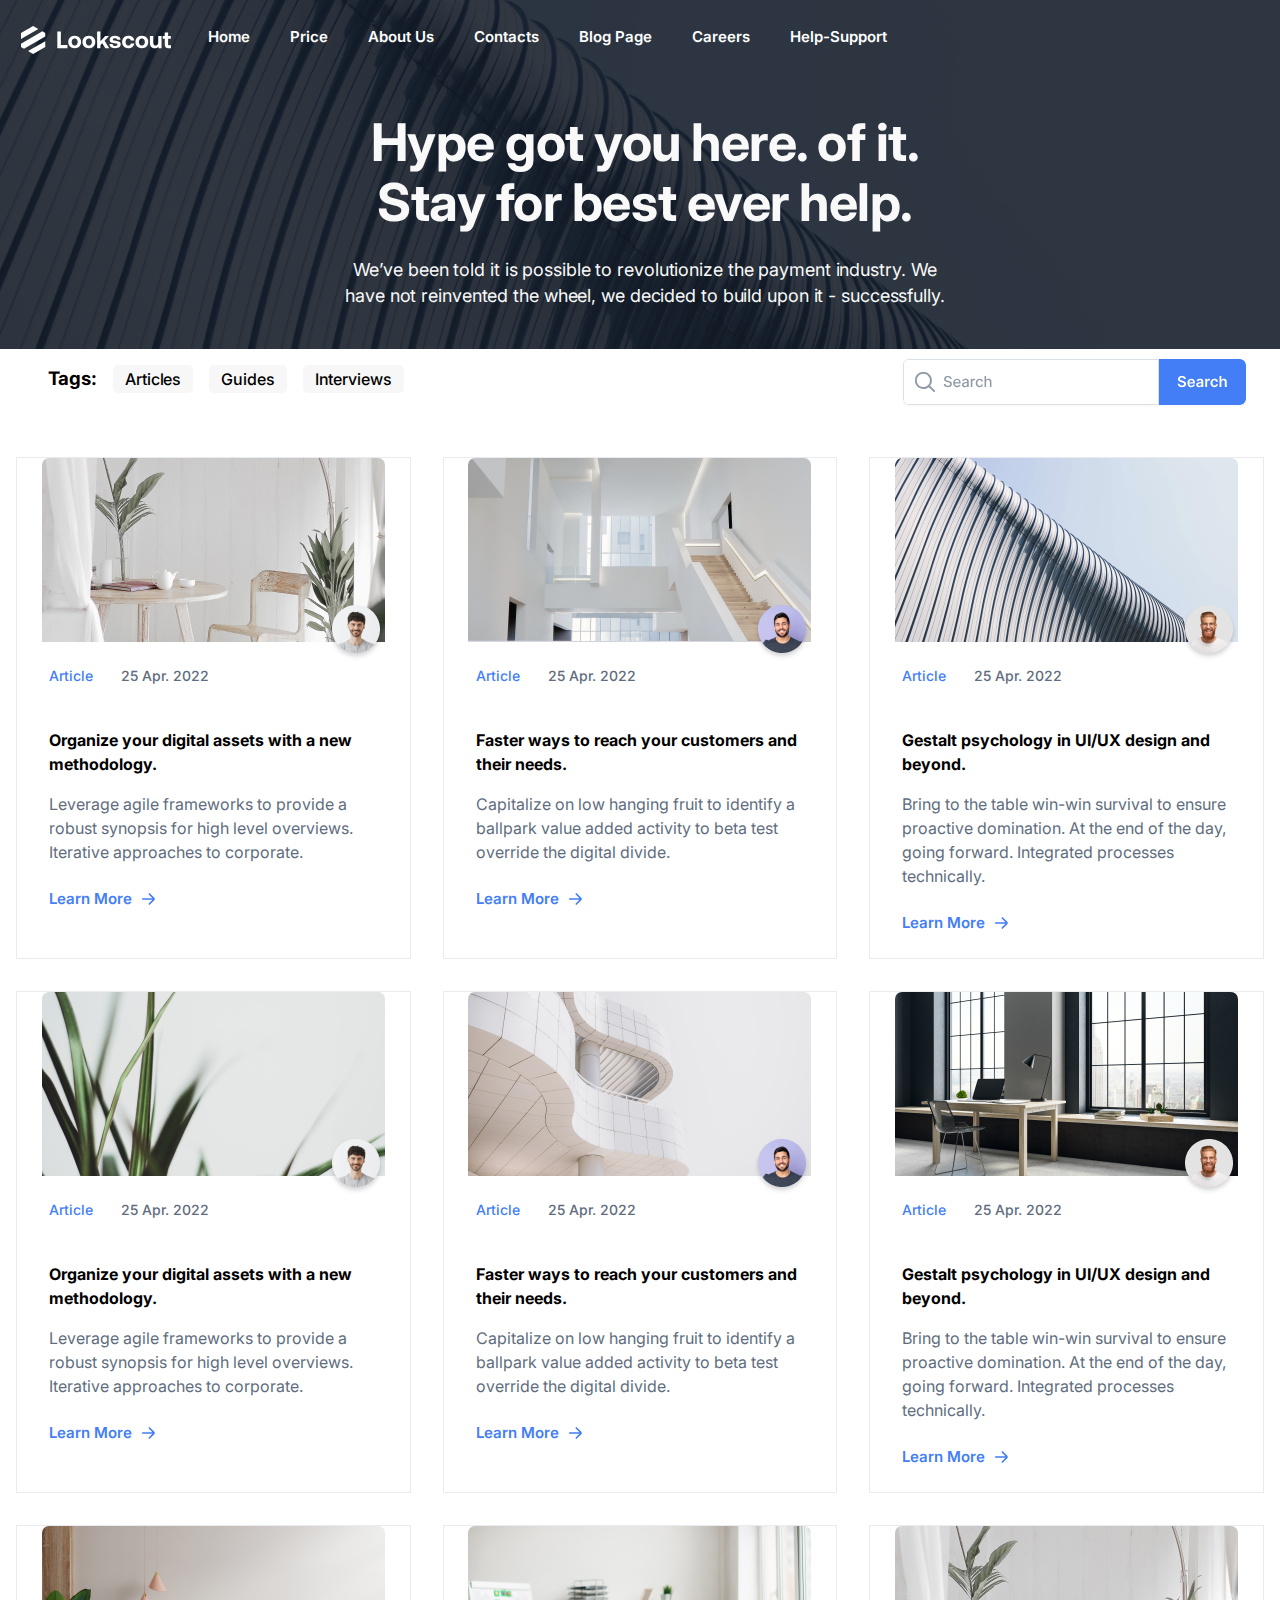
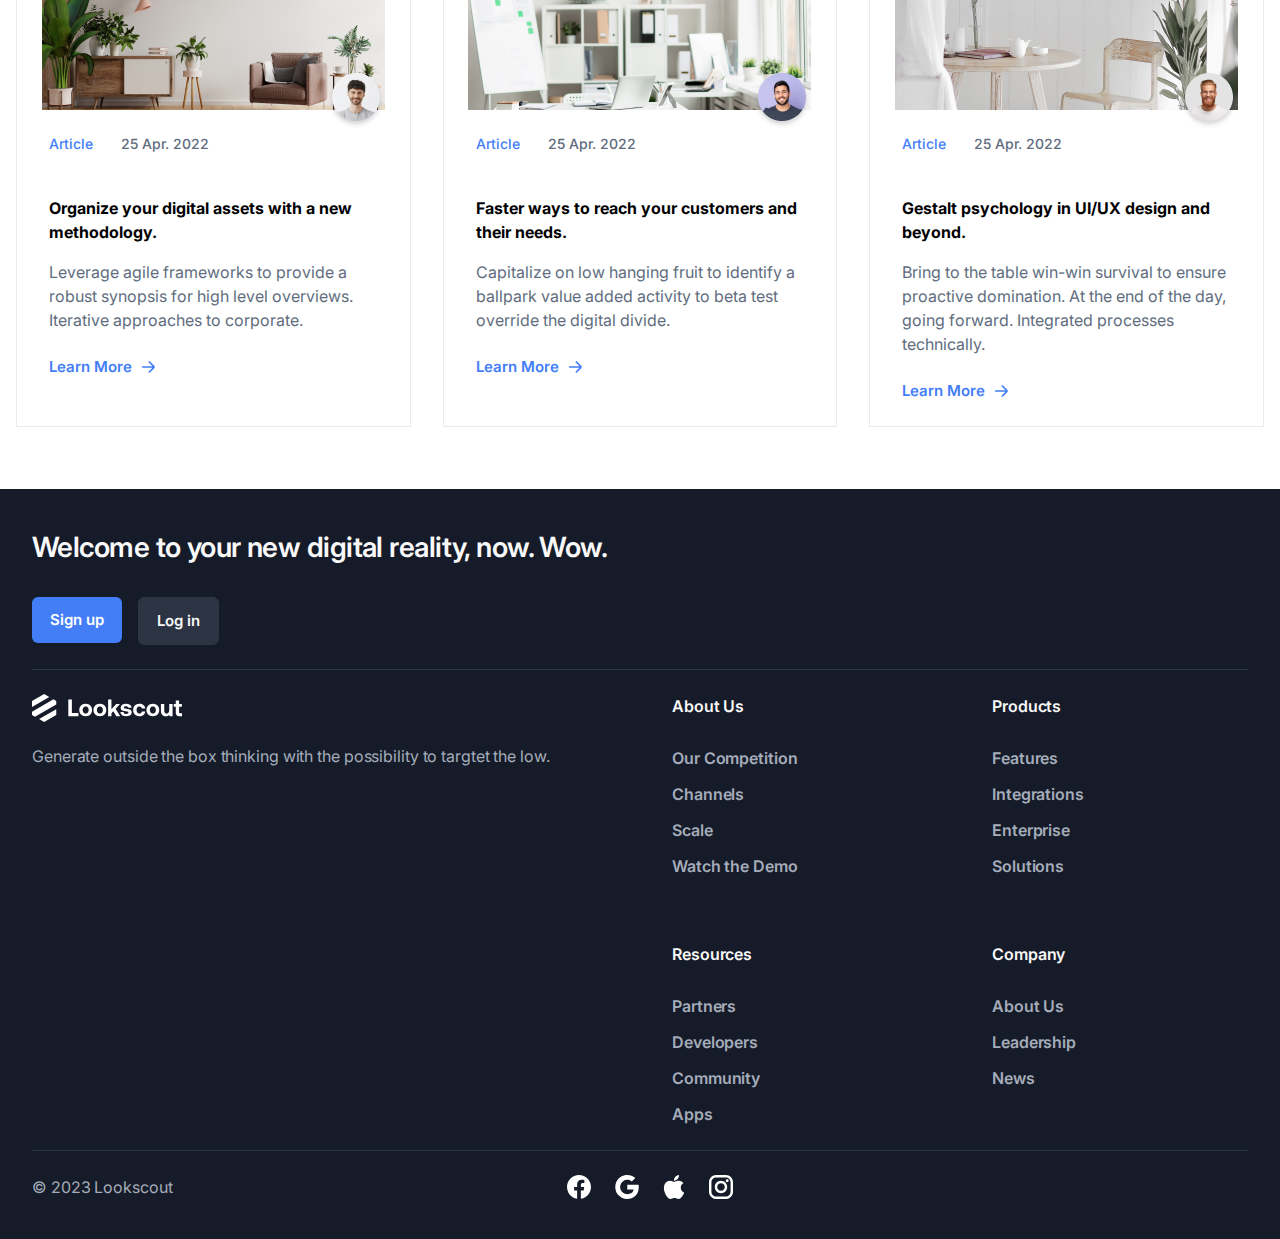
<file: blog-page.html>
<!DOCTYPE html>
<html lang="en">

<head>
  <meta charset="UTF-8">
  <meta name="viewport" content="width=device-width, initial-scale=1.0">
  <title>Blog-Page</title>
  <link rel="preconnect" href="https://fonts.googleapis.com">
  <link rel="preconnect" href="https://fonts.gstatic.com" crossorigin>
  <link
    href="https://fonts.googleapis.com/css2?family=Inter:ital,opsz,wght@0,14..32,100..900;1,14..32,100..900&display=swap"
    rel="stylesheet">
  <link rel="stylesheet" href="assets/css/blog-page.css">
</head>

<body>
  <!-- Ali html starts here -->
  <div class="container">

    <div class="header-mobile">
      <div class="site-left-side">

        <a href="#">
          <img src="assets/img/lookscout-white-logo.svg" alt="">
        </a>

        <div class="desktop-only">
          <a href="index.html">Home</a>
          <a href="price.html">Price</a>
          <a class="arrows-nav" href="about.html">About Us <img src="assets/img/arrow-down.svg" alt=""></a>
          <a href="contuct-us.html">Contacts</a>
          <a href="blog-page.html">Blog Page</a>
          <a href="careers.html">Careers</a>
          <a href="help-support.html">Help-Support</a>
        </div>

        <div class="sign-log">
          <div class="sign-up">
            <a href="#">Sign Up</a>
          </div>
          <div class="log-in">
            <a href="#">Log In</a>
          </div>
        </div>
      </div>

      <div class="hamburger-icon">
        <a href="#">
          <img src="assets/img/hamburger-icon.svg" alt="">
        </a>
      </div>
    </div>

    <div class="hero">
      <h1>Hype got you here. of it. Stay for best ever help.</h1>
      <p>We’ve been told it is possible to revolutionize the payment industry. We have not reinvented the wheel, we
        decided to build upon it - successfully.</p>
    </div>

  </div>
  <div class="filters">
    <div class="tags">
      <div>
        <h3>Tags:</h3>
      </div>
      <div><a href="#">Articles</a></div>
      <div><a href="#">Guides</a></div>
      <div><a href="#">Interviews</a></div>
    </div>

    <div class="filter">
      <img src="assets/img/search-bar.svg" alt="">
    </div>
  </div>
  <!-- Ali html ends here -->



  <!-- merve parts starts here -->
  <div class="blog-content">
    <div class="blog-container">
      <div class="blog-content-inner">
        <div class="blog-content-inner-photo">
          <img src="assets/img/chairs-photo.png" alt="Stairs">
          <img class="avatar" src="assets/img/avatar1.png" alt="Men Avatar">
        </div>
        <div class="blog-content-inner-calender">
          <span>Article</span>
          <span class="calender">25 Apr. 2022</span>
        </div>
        <div class="blog-content-inner-text">
          <h4>Organize your digital assets
            with a new methodology.</h4>
          <p>Leverage agile frameworks to provide a robust synopsis for high level overviews. Iterative approaches to
            corporate.</p>
        </div>
        <div class="blog-content-inner-link">
          <a href="#">Learn More</a>
          <img src="assets/img/right-arrow-blue-icon.svg" alt="">
        </div>
      </div>
      <div class="blog-content-inner">
        <div class="blog-content-inner-photo">
          <img src="assets/img/white-home-stairs.png" alt="Chairs">
          <img class="avatar" src="assets/img/avatar2.png" alt="Men Avatar">
        </div>
        <div class="blog-content-inner-calender">
          <span>Article</span>
          <span class="calender">25 Apr. 2022</span>
        </div>
        <div class="blog-content-inner-text">
          <h4>Faster ways to reach your customers and their needs.</h4>
          <p>Capitalize on low hanging fruit to identify a ballpark value added activity to beta test override the
            digital divide.</p>
        </div>
        <div class="blog-content-inner-link">
          <a href="#">Learn More</a>
          <img src="assets/img/right-arrow-blue-icon.svg" alt="">
        </div>
      </div>
      <div class="blog-content-inner">
        <div class="blog-content-inner-photo">
          <img src="assets/img/building-photo.png" alt="Building">
          <img class="avatar" src="assets/img/avatar3.png" alt="Men Avatar">
        </div>
        <div class="blog-content-inner-calender">
          <span>Article</span>
          <span class="calender">25 Apr. 2022</span>
        </div>
        <div class="blog-content-inner-text">
          <h4>Gestalt psychology in UI/UX
            design and beyond.</h4>
          <p>Bring to the table win-win survival to ensure proactive domination. At the end of the day, going forward.
            Integrated processes technically.</p>
        </div>
        <div class="blog-content-inner-link">
          <a href="#">Learn More</a>
          <img src="assets/img/right-arrow-blue-icon.svg" alt="">
        </div>
      </div>
      <div class="blog-content-inner">
        <div class="blog-content-inner-photo">
          <img src="assets/img/flower-blog-content.png" alt="Building">
          <img class="avatar" src="assets/img/avatar1.png" alt="Men Avatar">
        </div>
        <div class="blog-content-inner-calender">
          <span>Article</span>
          <span class="calender">25 Apr. 2022</span>
        </div>
        <div class="blog-content-inner-text">
          <h4>Organize your digital assets
            with a new methodology.</h4>
          <p>Leverage agile frameworks to provide a robust synopsis for high level overviews. Iterative approaches to
            corporate.</p>
        </div>
        <div class="blog-content-inner-link">
          <a href="#">Learn More</a>
          <img src="assets/img/right-arrow-blue-icon.svg" alt="">
        </div>
      </div>
      <div class="blog-content-inner">
        <div class="blog-content-inner-photo">
          <img src="assets/img/building-white-blog.png" alt="Building">
          <img class="avatar" src="assets/img/avatar2.png" alt="Men Avatar">
        </div>
        <div class="blog-content-inner-calender">
          <span>Article</span>
          <span class="calender">25 Apr. 2022</span>
        </div>
        <div class="blog-content-inner-text">
          <h4>Faster ways to reach your customers and their needs.</h4>
          <p>Capitalize on low hanging fruit to identify a ballpark value added activity to beta test override the
            digital divide.</p>
        </div>
        <div class="blog-content-inner-link">
          <a href="#">Learn More</a>
          <img src="assets/img/right-arrow-blue-icon.svg" alt="">
        </div>
      </div>
      <div class="blog-content-inner">
        <div class="blog-content-inner-photo">
          <img src="assets/img/home-office-blog.png" alt="Building">
          <img class="avatar" src="assets/img/avatar3.png" alt="Men Avatar">
        </div>
        <div class="blog-content-inner-calender">
          <span>Article</span>
          <span class="calender">25 Apr. 2022</span>
        </div>
        <div class="blog-content-inner-text">
          <h4>Gestalt psychology in UI/UX
            design and beyond.</h4>
          <p>Bring to the table win-win survival to ensure proactive domination. At the end of the day, going forward.
            Integrated processes technically. </p>
        </div>
        <div class="blog-content-inner-link">
          <a href="#">Learn More</a>
          <img src="assets/img/right-arrow-blue-icon.svg" alt="">
        </div>
      </div>
      <div class="blog-content-inner">
        <div class="blog-content-inner-photo">
          <img src="assets/img/sweet-home-blog.png" alt="Building">
          <img class="avatar" src="assets/img/avatar1.png" alt="Men Avatar">
        </div>
        <div class="blog-content-inner-calender">
          <span>Article</span>
          <span class="calender">25 Apr. 2022</span>
        </div>
        <div class="blog-content-inner-text">
          <h4>Organize your digital assets
            with a new methodology.</h4>
          <p>Leverage agile frameworks to provide a robust synopsis for high level overviews. Iterative approaches to
            corporate. </p>
        </div>
        <div class="blog-content-inner-link">
          <a href="#">Learn More</a>
          <img src="assets/img/right-arrow-blue-icon.svg" alt="">
        </div>
      </div>
      <div class="blog-content-inner">
        <div class="blog-content-inner-photo">
          <img src="assets/img/office-blog-photo.png" alt="Building">
          <img class="avatar" src="assets/img/avatar2.png" alt="Men Avatar">
        </div>
        <div class="blog-content-inner-calender">
          <span>Article</span>
          <span class="calender">25 Apr. 2022</span>
        </div>
        <div class="blog-content-inner-text">
          <h4>Faster ways to reach your customers and their needs.</h4>
          <p>Capitalize on low hanging fruit to identify a ballpark value added activity to beta test override the
            digital divide. </p>
        </div>
        <div class="blog-content-inner-link">
          <a href="#">Learn More</a>
          <img src="assets/img/right-arrow-blue-icon.svg" alt="">
        </div>
      </div>
      <div class="blog-content-inner">
        <div class="blog-content-inner-photo">
          <img src="assets/img/chairs-photo.png" alt="Stairs">
          <img class="avatar" src="assets/img/avatar3.png" alt="Men Avatar">
        </div>
        <div class="blog-content-inner-calender">
          <span>Article</span>
          <span class="calender">25 Apr. 2022</span>
        </div>
        <div class="blog-content-inner-text">
          <h4>Gestalt psychology in UI/UX
            design and beyond.</h4>
          <p>Bring to the table win-win survival to ensure proactive domination. At the end of the day, going forward.
            Integrated processes technically. </p>
        </div>
        <div class="blog-content-inner-link">
          <a href="#">Learn More</a>
          <img src="assets/img/right-arrow-blue-icon.svg" alt="">
        </div>
      </div>
    </div>
  </div>
  <!-- merve ends starts here -->




  <!-- yagmur parts starts here -->

  <div class="footer">
    <div class="footer-bottom-border">
      <div class="footer-top">
        <h3>Welcome to your new digital reality, now. Wow.</h3>
        <div class="butons">
          <div class="sign-up-btn">
            <a href="#">Sign up</a>
          </div>
          <div class="log-in-btn">
            <a href="#">Log in</a>
          </div>
        </div>
  
      </div>
    </div>


    <div class="footer-middle">
      <div>
        <div class="icon">
          <img src="assets/img/yagmur-imgs/lookscout-white-img.svg" alt="Lookscout Logo">
          <p>Generate outside the box thinking with the possibility to targtet the low.</p>
        </div>
      </div>
      <div class="lists">
        <div class="list about-us">
          <ul>About Us</ul>
          <li><a href="#">Our Competition</a></li>
          <li><a href="#">Channels</a></li>
          <li><a href="#">Scale</a></li>
          <li><a href="#">Watch the Demo</a></li>
        </div>

        <div class="list products">
          <ul>Products</ul>
          <li><a href="#">Features</a></li>
          <li><a href="#">Integrations</a></li>
          <li><a href="#">Enterprise</a></li>
          <li><a href="#">Solutions</a></li>
        </div>

        <div class="list resources">
          <ul>Resources</ul>
          <li><a href="#">Partners</a></li>
          <li><a href="#">Developers</a></li>
          <li><a href="#">Community</a></li>
          <li><a href="#">Apps</a></li>
        </div>

        <div class="list company">
          <ul>Company</ul>
          <li><a href="#">About Us</a></li>
          <li><a href="#">Leadership</a></li>
          <li><a href="#">News</a></li>
        </div>

      </div>

    </div>

    <div class="footer-bottom">
      <div class="footer-bottom-text">
        <p>© 2023 Lookscout</p>
      </div>
      <div class="social-media-footer">
        <img src="assets/img/yagmur-imgs/facebook-wh-img.svg" alt="">
        <img src="assets/img/google-icon-white.svg" alt="">
        <img src="assets/img/yagmur-imgs/apple-wh-img.svg" alt="">
        <img src="assets/img/yagmur-imgs/instagram-wh-img.svg" alt="">
      </div>

    </div>

  </div>

  <!-- yagmur ends starts here -->


</body>

</html>
</file>
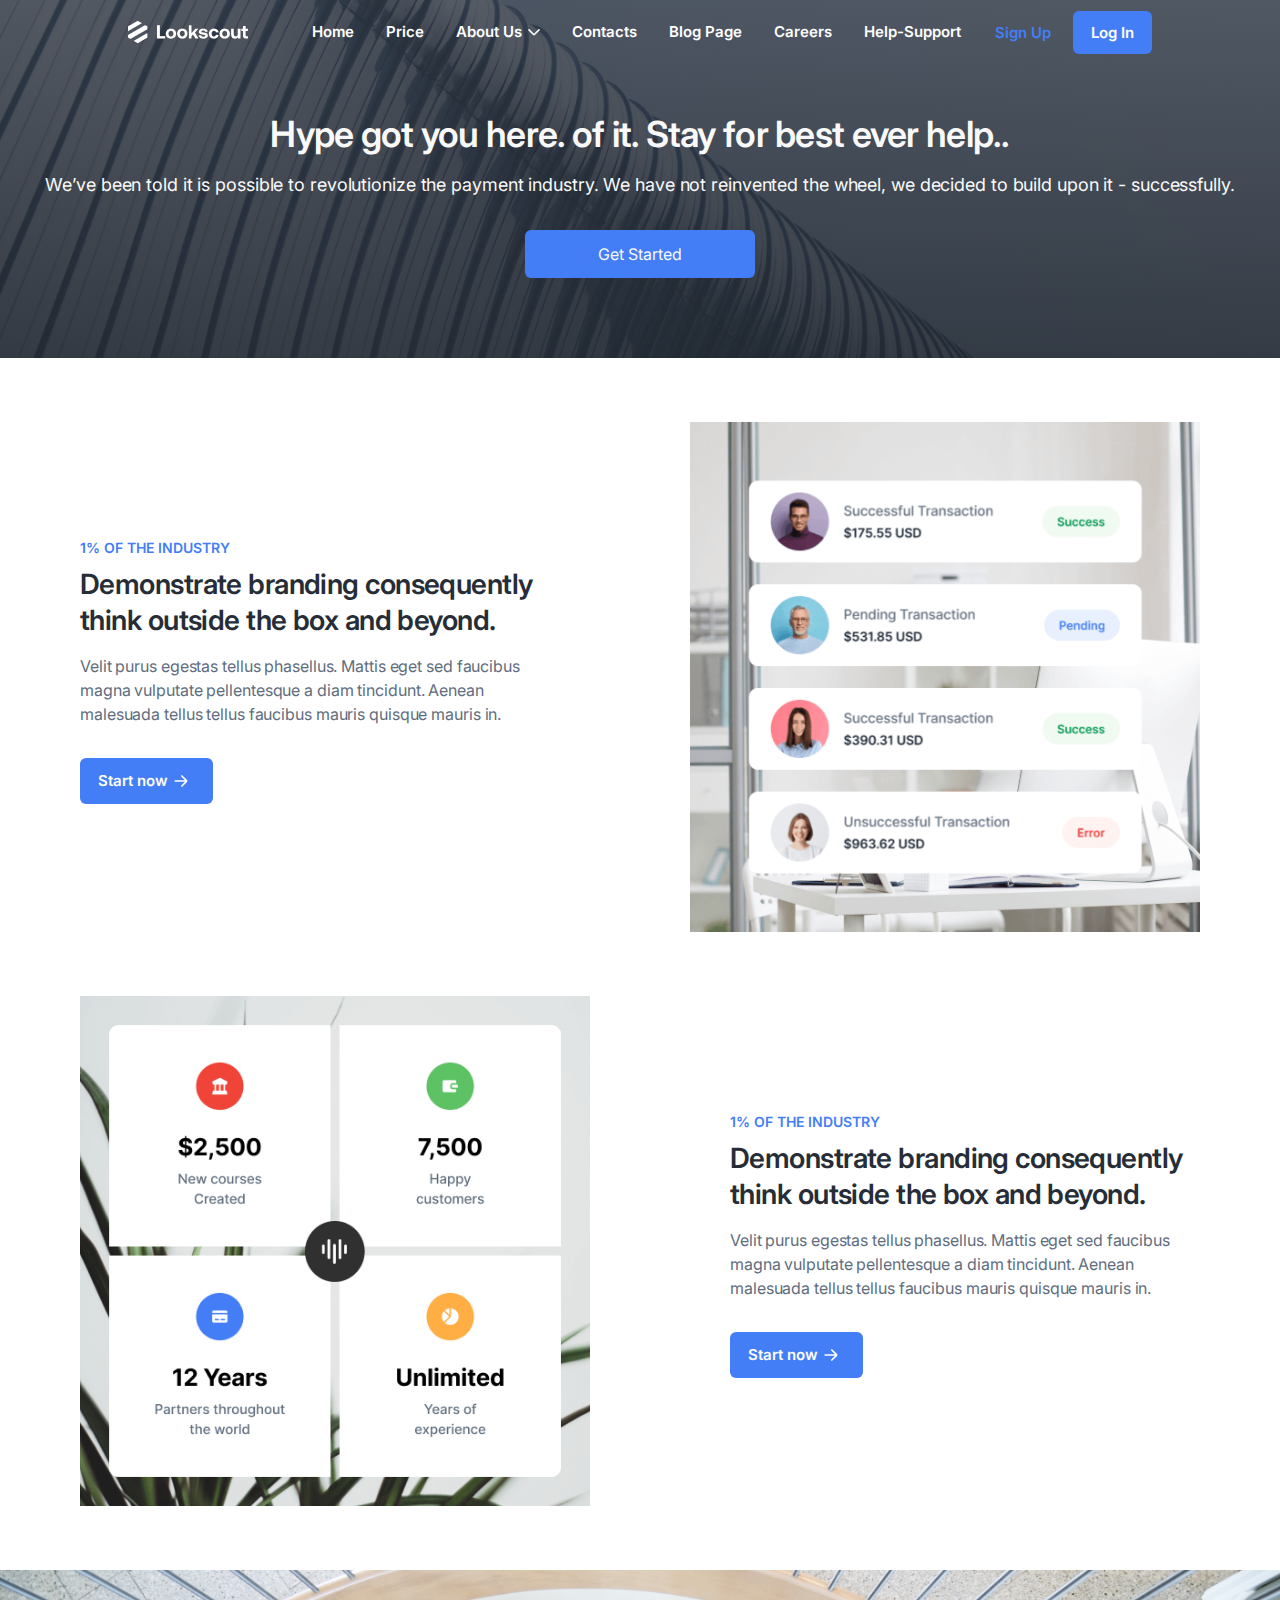
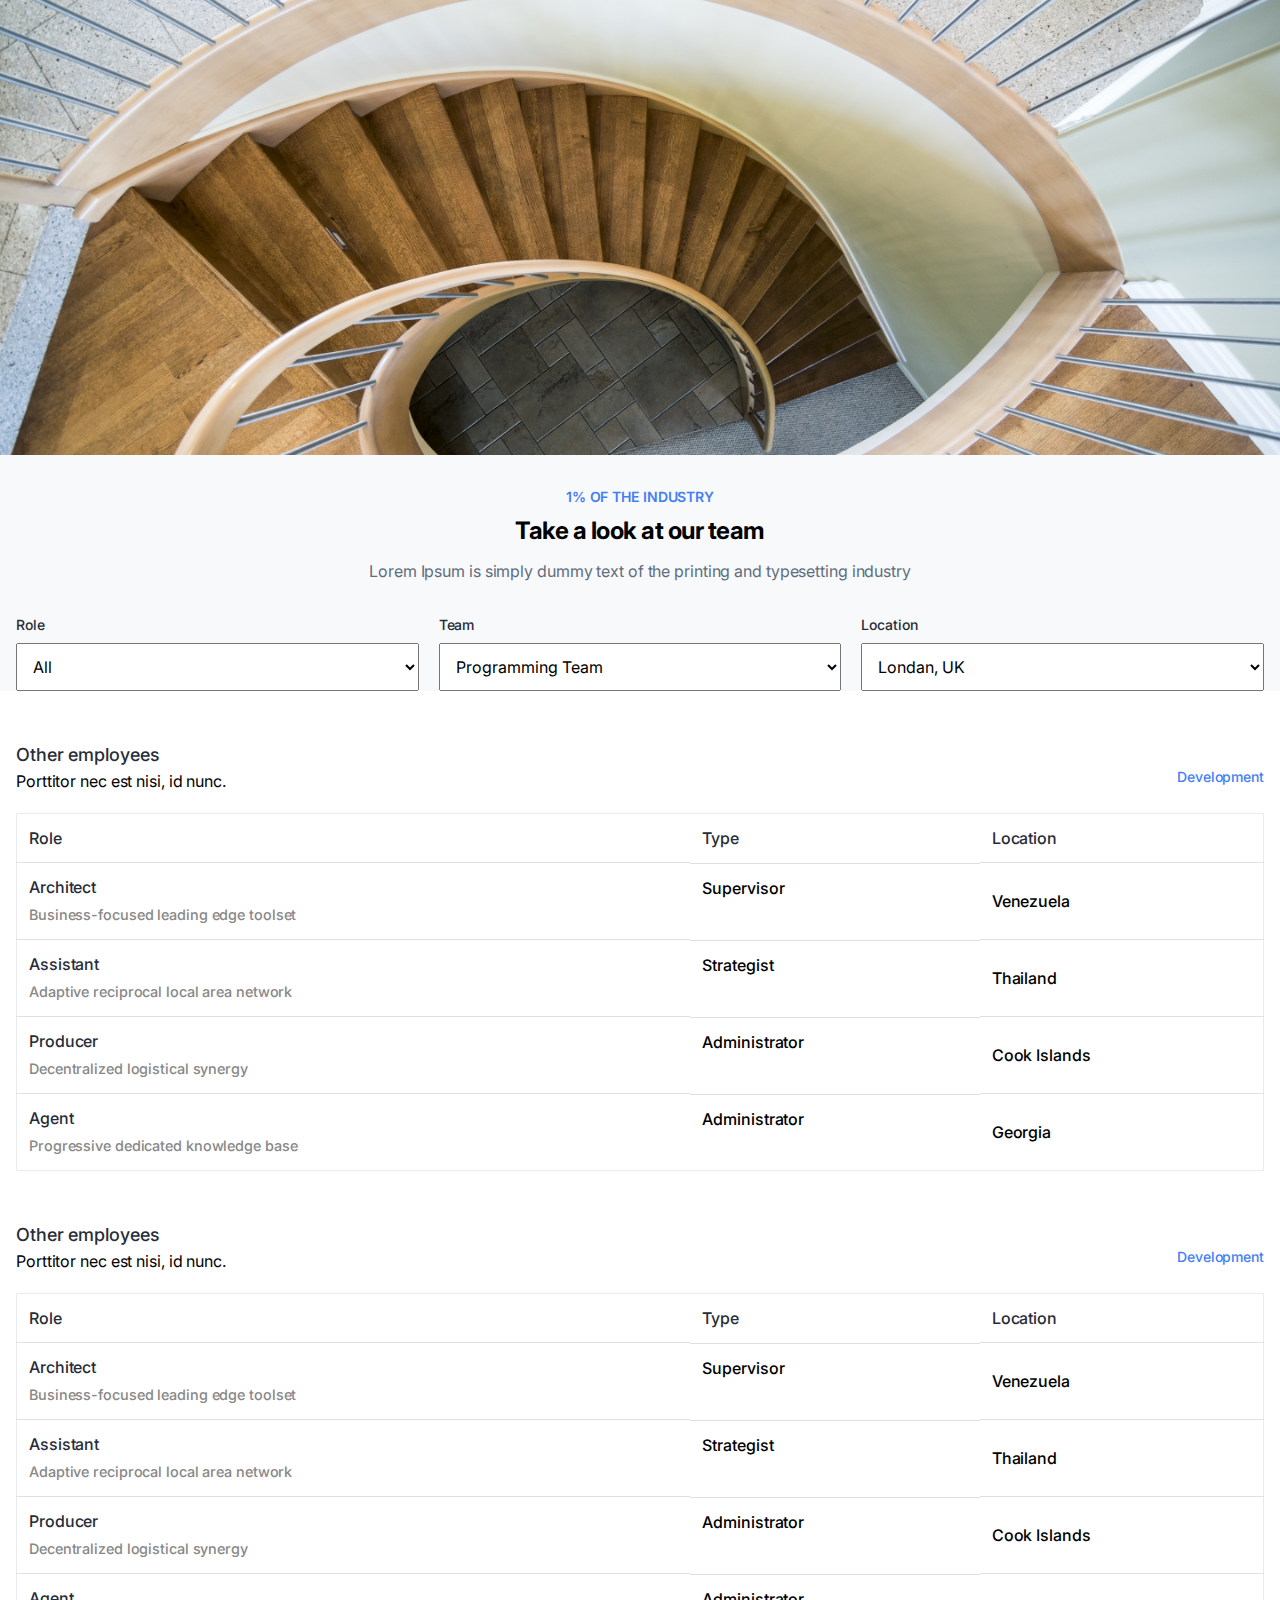
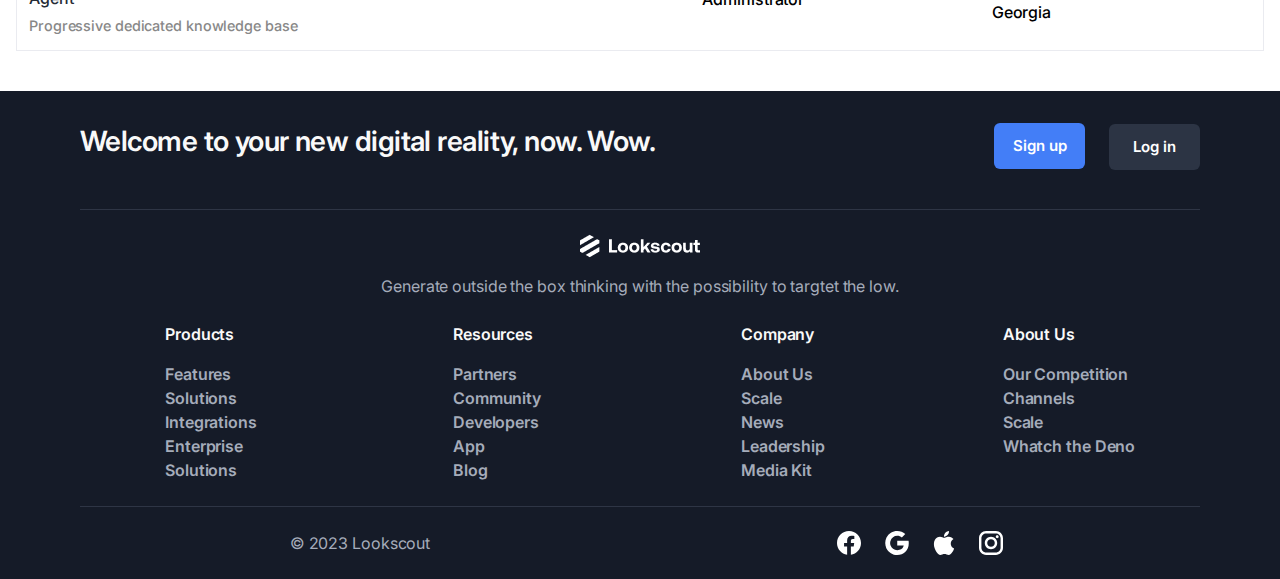
<file: careers.html>
<!DOCTYPE html>
<html lang="en">
<head>
  <meta charset="UTF-8">
  <meta name="viewport" content="width=device-width, initial-scale=1.0">
  <link rel="preconnect" href="https://fonts.googleapis.com">
  <link rel="preconnect" href="https://fonts.gstatic.com" crossorigin>
  <link href="https://fonts.googleapis.com/css2?family=Inter:ital,opsz,wght@0,14..32,100..900;1,14..32,100..900&display=swap" rel="stylesheet">
  <link rel="stylesheet" href="assets/css/careers.css">
  <title>Careers</title>
</head>
<body>
  <div class="header-container">
    <div class="header-mobile">
      <div class="logo-content-mobile">
        <a href="#"><img src="assets/img/white-main-logo.png" alt="Lookscout Logo"></a>
      </div>
      <div class="hamburger-menu-content">
        <img src="assets/img/white-hamburger-logo.png" alt="">
      </div>
    </div>
    <div class="header-desktop">
      <div class="desktop-logo">
        <img src="assets/img/white-main-logo.png" alt="">
      </div>
      <div class="dekstop-nav">
        <a href="index.html">Home</a>
        <a href="price.html">Price</a>
        <a class="arrows-nav" href="about.html">About Us <img src="assets/img/white-arrow-down.svg" alt=""></a>
        <a href="contuct-us.html">Contacts</a>
        <a href="blog-page.html">Blog Page</a>
        <a href="careers.html">Careers</a>
        <a href="help-support.html">Help-Support</a>
      </div>
      <div class="desktop-links">
        <a class="white-sign" href="#"> Sign Up</a>
        <a  class="blue-log"  href="#"> Log In</a>
      </div>
    </div>
    <div class="header-start-text">
      <div class="header-content">
        <h1>Hype got you here. of it. Stay for best ever help..</h1>
        <p>We’ve been told it is possible to revolutionize the payment industry. We have not reinvented the wheel, we decided to build upon it - successfully.</p>
      </div>
      <div class="start-btn-area">
        <a href="#"> Get Started</a>
      </div>
    </div>
  </div>
  <div class="container"> 

   <!-- Yagmur section start -->

   <div class="action-section">
    <div class="action-all">
      <div class="action-text">
        <h4>1% OF THE INDUSTRY</h4>
        <h2>Demonstrate branding consequently think outside the box and beyond.</h2>
        <p>Velit purus egestas tellus phasellus. Mattis eget sed faucibus magna vulputate pellentesque a diam tincidunt. Aenean malesuada tellus tellus faucibus mauris quisque mauris in.</p>
  
        <div class="start-now-section">
          <a href="#">Start now</a>
          <img src="assets/img/yagmur-imgs/right-direction-arrow-white.svg" alt="Right direction arrow">
        </div>
      </div>
      <div class="action-img">
        <img class="data-img-mb" src="assets/img/yagmur-imgs/datas-img.png" alt="Data Image">
        <img class="data-img-tb" src="assets/img/yagmur-imgs/data-image-tb.png" alt="Data Image Tablet">
        <img class="data-img-desktop" src="assets/img/yagmur-imgs/data-image-desktop.png" alt="Data Image Desktop">
      </div>
    </div>

    <div class="action mb-tb">
      <div class="action-text">
        <h4>1% OF THE INDUSTRY</h4>
        <h2>Demonstrate branding consequently think outside the box and beyond.</h2>
        <p>Velit purus egestas tellus phasellus. Mattis eget sed faucibus magna vulputate pellentesque a diam tincidunt. Aenean malesuada tellus tellus faucibus mauris quisque mauris in.</p>
  
        <div class="start-now-section">
          <a href="#">Start now</a>
          <img src="assets/img/yagmur-imgs/right-direction-arrow-white.svg" alt="Right direction arrow">
        </div>
      </div>
      <div class="action-img">
        <img class="data-img-mb" src="assets/img/yagmur-imgs/datas-img.png" alt="Data Image">
        <img class="data-img-tb" src="assets/img/yagmur-imgs/data-image-tb.png" alt="Data Image Tablet">
      </div>
    </div>

    <div class="action-desktop">
      <div class="action-img">
        <img src="assets/img/yagmur-imgs/career-data-img-desktop.png">
      </div>
 
      <div class="action-text">
        <h4>1% OF THE INDUSTRY</h4>
        <h2>Demonstrate branding consequently think outside the box and beyond.</h2>
        <p>Velit purus egestas tellus phasellus. Mattis eget sed faucibus magna vulputate pellentesque a diam tincidunt. Aenean malesuada tellus tellus faucibus mauris quisque mauris in.</p>
  
        <div class="start-now-section">
          <a href="#">Start now</a>
          <img src="assets/img/yagmur-imgs/right-direction-arrow-white.svg" alt="Right direction arrow">
        </div>
      </div>

      


    </div>
    
   </div>

   <!-- Yagmur section end -->

  <div class="container">
    <div class="stairs-content">
      <img class="mini-stairs" src="assets/img/mini-stairs-photo.png" alt="">
      <img class="middle-stairs" src="assets/img/middle-stairs-photo.png" alt="Middle Stairs Photo">
      <img  class="big-stairs" src="assets/img/big-stairs-photo.png" alt="Big Stairs Photo">
    </div>
    <div class="select-content">
      <div class="select-content-text">
        <span>1% OF THE INDUSTRY</span>
        <h3>Take a look at our team</h3>
        <p>Lorem Ipsum is simply dummy text of the printing and typesetting industry</p>
      </div>
      <div class="select-content-table">
        <div class="selelct-inner">
          <label for="cars">Role</label>
          <select name="cars" id="cars">
            <option value="volvo">All</option>
            <option value="saab">Saab</option>
            <option value="mercedes">Mercedes</option>
            <option value="audi">Audi</option>
          </select>
        </div>
        <div class="selelct-inner">
          <label for="cars">Team</label>
          <select name="cars" id="cars">
            <option value="volvo">Programming Team</option>
            <option value="saab">Saab</option>
            <option value="mercedes">Mercedes</option>
            <option value="audi">Audi</option>
          </select>
        </div>
        <div class="selelct-inner">
          <label for="cars">Location</label>
          <select name="cars" id="cars">
            <option value="volvo">Londan, UK</option>
            <option value="saab">Saab</option>
            <option value="mercedes">Mercedes</option>
            <option value="audi">Audi</option>
          </select>
        </div>
      </div>
    </div>
    <div class="list-content mobile">
      <div class="list-content-top">
        <div class="list-content-text">
          <h3>Other employees</h3>
          <p>Porttitor nec est nisi, id nunc.</p>
        </div>
        <span>Development</span>
      </div>
      <div class="table-container-mobile">
        <table>
            <thead>
                <tr>
                    <th>Role</th>
                    <th class="type"> Type</th>
                    <th>Location</th>
                </tr>
            </thead>
            <tbody>
                <tr>
                    <td>
                        <div class="role">Architect</div>
                        <div class="description">Business-focused leading edge toolset</div>
                    </td>
                    <td class="type">
                      Supervisor
                    </td>
                    <td>Venezuela</td>
                </tr>
                <tr>
                    <td>
                        <div class="role">Assistant</div>
                        <div class="description">Adaptive reciprocal local area network</div>
                    </td>
                    <td class="type">
                      Strategist
                    </td>
                    <td>Thailand</td>
                </tr>
                <tr>
                    <td>
                        <div class="role">Producer</div>
                        <div class="description">Decentralized logistical synergy</div>
                    </td>
                    <td class="type">
                      Administrator
                    </td>
                    <td>Cook Islands</td>
                </tr>
                <tr>
                    <td>
                        <div class="role">Agent</div>
                        <div class="description">Progressive dedicated knowledge base</div>
                    </td>
                    <td class="type">
                      Administrator
                    </td>
                    <td>Georgia</td>
                </tr>
            </tbody>
        </table>
      </div>
    </div>
    <div class="list-content mobile">
      <div class="list-content-top">
        <div class="list-content-text">
          <h3>Other employees</h3>
          <p>Porttitor nec est nisi, id nunc.</p>
        </div>
        <span>Development</span>
      </div>
      <div class="table-container-mobile">
        <table>
            <thead>
                <tr>
                    <th>Role</th>
                    <th class="type"> Type</th>
                    <th>Location</th>
                </tr>
            </thead>
            <tbody>
                <tr>
                    <td>
                        <div class="role">Architect</div>
                        <div class="description">Business-focused leading edge toolset</div>
                    </td>
                    <td class="type">
                      Supervisor
                    </td>
                    <td>Venezuela</td>
                </tr>
                <tr>
                    <td>
                        <div class="role">Assistant</div>
                        <div class="description">Adaptive reciprocal local area network</div>
                    </td>
                    <td class="type">
                      Strategist
                    </td>
                    <td>Thailand</td>
                </tr>
                <tr>
                    <td>
                        <div class="role">Producer</div>
                        <div class="description">Decentralized logistical synergy</div>
                    </td>
                    <td class="type">
                      Administrator
                    </td>
                    <td>Cook Islands</td>
                </tr>
                <tr>
                    <td>
                        <div class="role">Agent</div>
                        <div class="description">Progressive dedicated knowledge base</div>
                    </td>
                    <td class="type">
                      Administrator
                    </td>
                    <td>Georgia</td>
                </tr>
            </tbody>
        </table>
      </div>
    </div>

  </div>
  

  
  
  <!-- YAGMUR START HERE -->
  <!-- YAGMUR OVER HERE -->
   
  <!-- ALI PART START HERE -->
  <div class="footer-content">
    <div class="footer-top">
      <div class="email-footer">
        <div class="email-footer-text">
          <h2>Welcome to your new digital reality, now. Wow.</h2>
        </div>
        <div class="email-footer-btn">
          <a class="sign-up" href="#">Sign up</a>
          <a class="log-in" href="#">Log in</a>
        </div>
      </div>
     
    </div>
    <div class="footer-middle">
      <div class="logo-footer">
        <div class="logo-footer-photo">
          <img src="assets/img/white-main-logo.png" alt="Lookscout Logo">
        </div>
        <div class="logo-footer-text">
          <p>Generate outside the box thinking with the possibility to targtet the low.</p>
        </div>
      </div>
        <div class="footer-list">
          <div class="footer-products">
          <ul>Products</ul>
          <li> <a href="#"> Features</a></li>
          <li> <a href="#"> Solutions</a></li>
          <li><a href="#">Integrations</a></li>
          <li><a href="#">Enterprise</a></li>
          <li><a href="#">Solutions</a></li>
          </div>
          <div class="footer-resources">
          <ul>Resources</ul>
          <li> <a href="#"> Partners</a></li>
          <li> <a href="#"> Community</a></li>
          <li><a href="#">Developers</a></li>
          <li><a href="#">App</a></li>
          <li><a href="#">Blog</a></li>
          </div>
            <div class="footer-company">
          <ul>Company</ul>
          <li> <a href="#"> About Us</a></li>
          <li> <a href="#"> Scale</a></li>
          <li><a href="#">News</a></li>
          <li><a href="#">Leadership</a></li>
          <li><a href="#">Media Kit</a></li>
            </div>
          <div class="footer-about">
          <ul>About Us</ul>
          <li> <a href="#"> Our Competition</a></li>
          <li> <a href="#"> Channels</a></li>
          <li><a href="#">Scale</a></li>
          <li><a href="#">Whatch the Deno</a></li>
          </div>
        </div>
    </div>
    <div class="footer-bottom">
      <div class="footer-bottom-text">
        <h6>© 2023 Lookscout</h6>
      </div>
      <div class="footer-bottom-social">
        <img src="assets/img/facebook-icon-white.svg" alt="Facebook White Icon">
        <img src="assets/img/google-icon-white.svg" alt="Google White Icon">
        <img src="assets/img/apple-icon-white.svg" alt="Apple White Icon">
        <img src="assets/img/instagram-icon-white.svg" alt="Instagram White Icon">
      </div>
    </div>
  </div>
  <!-- ALI PART OVER HERE -->
</body>
</html>
</file>
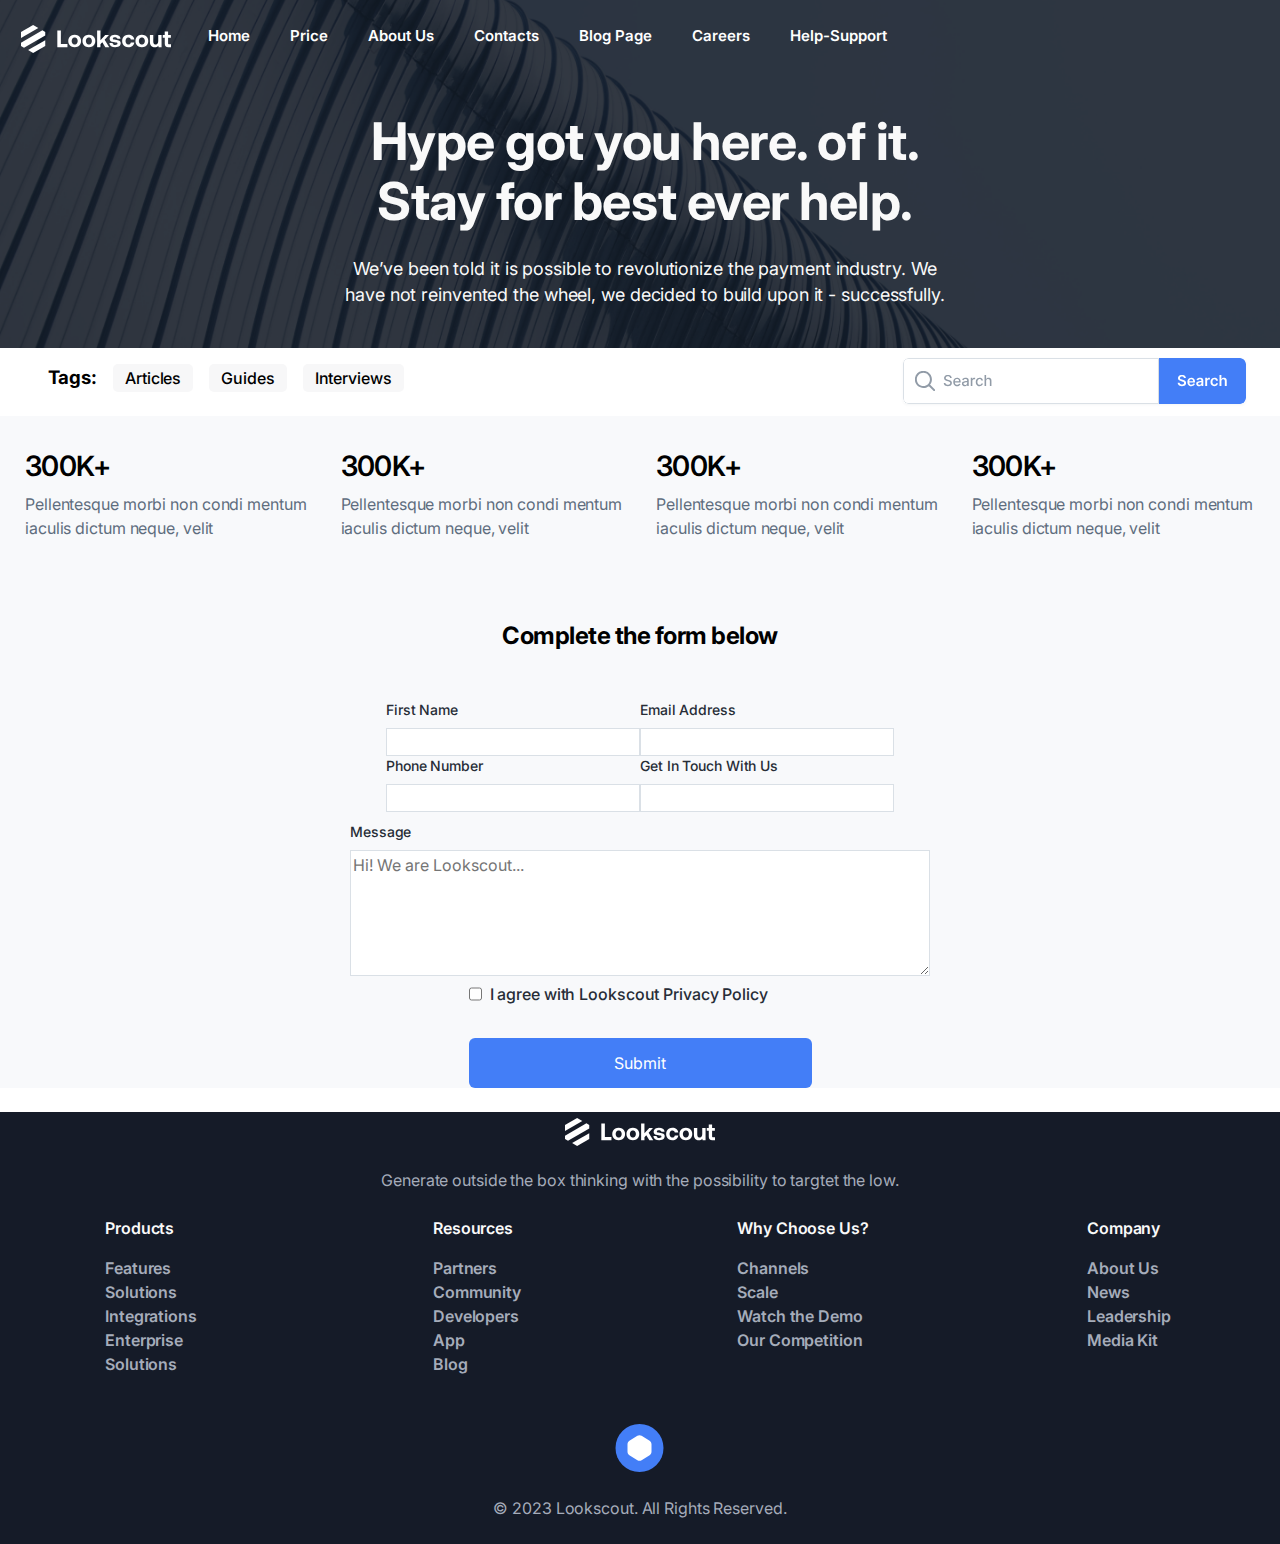
<file: contuct-us.html>
<!DOCTYPE html>
<html lang="en">

<head>
  <meta charset="UTF-8">
  <meta name="viewport" content="width=device-width, initial-scale=1.0">
  <title>Contact Us</title>
  <link rel="preconnect" href="https://fonts.googleapis.com">
  <link rel="preconnect" href="https://fonts.gstatic.com" crossorigin>
  <link
    href="https://fonts.googleapis.com/css2?family=Inter:ital,opsz,wght@0,14..32,100..900;1,14..32,100..900&display=swap"
    rel="stylesheet">
  <link rel="stylesheet" href="assets/css/contuct-us.css">
</head>

<body>
  <!-- Ali html starts here -->
  <div class="container">

    <div class="header-mobile">
      <div class="site-left-side">

        <a href="#">
          <img src="assets/img/lookscout-white-logo.svg" alt="">
        </a>

        <div class="desktop-only">
          <a href="index.html">Home</a>
          <a href="price.html">Price</a>
          <a class="arrows-nav" href="about.html">About Us <img src="assets/img/arrow-down.svg" alt=""></a>
          <a href="contuct-us.html">Contacts</a>
          <a href="blog-page.html">Blog Page</a>
          <a href="careers.html">Careers</a>
          <a href="help-support.html">Help-Support</a>
        </div>

        <div class="sign-log">
          <div class="sign-up">
            <a href="#">Sign Up</a>
          </div>
          <div class="log-in">
            <a href="#">Log In</a>
          </div>
        </div>
      </div>

      <div class="hamburger-icon">
        <a href="#">
          <img src="assets/img/hamburger-icon.svg" alt="">
        </a>
      </div>
    </div>

    <div class="hero">
      <h1>Hype got you here. of it. Stay for best ever help.</h1>
      <p>We’ve been told it is possible to revolutionize the payment industry. We have not reinvented the wheel, we
        decided to build upon it - successfully.</p>
    </div>

  </div>
  <div class="filters">
    <div class="tags">
      <div>
        <h3>Tags:</h3>
      </div>
      <div><a href="#">Articles</a></div>
      <div><a href="#">Guides</a></div>
      <div><a href="#">Interviews</a></div>
    </div>

    <div class="filter">
      <img src="assets/img/search-bar.svg" alt="">
    </div>
  </div>

  <!-- burada +300k yazan kisim bulunmakta. -->

  <div class="container-color">
    <div class="number-users-content">
      <div class="number-users-inner">
        <h2 class="number-users-h">300K+ </h2>
        <p class="number-users-p">Pellentesque morbi non condi mentum iaculis dictum neque, velit</p>
      </div>
      <div class="number-users-inner">
        <h2 class="number-users-h">300K+ </h2>
        <p class="number-users-p">Pellentesque morbi non condi mentum iaculis dictum neque, velit</p>
      </div>
      <div class="number-users-inner">
        <h2 class="number-users-h">300K+ </h2>
        <p class="number-users-p">Pellentesque morbi non condi mentum iaculis dictum neque, velit</p>
      </div>
      <div class="number-users-inner">
        <h2 class="number-users-h">300K+ </h2>
        <p class="number-users-p">Pellentesque morbi non condi mentum iaculis dictum neque, velit</p>
      </div>
    </div>
    <!-- merve start site orta  alanı  -->
    <div class="input-content">
     <h2>Complete the form below </h2>
     <div class="input-inner">
    <form action="name">
      <label for="name">First Name</label>
      <input type="name">
    </form>
    <form action="email">
      <label for="email">Email Address</label>
      <input type="email">
    </form>
    <form action="number">
      <label for="number">Phone Number</label>
      <input type="phone" name="" id="">
    </form>
    <form action="get">
      <label for="get">Get In Touch With Us</label>
      <input type="phone" name="" id="">
    
    </form>
    </div>
    <div class="label-text-btn">
    <form  class="message-input" action="message">
      <label  class="message-label"   for="message">Message</label>
      <textarea id="message" name="message" rows="5" cols="25" placeholder="Hi! We are Lookscout..."></textarea>
    </form>
    <form>
      <label class="checkbox-label" for="privacyPolicy">
          <input class="checkbox" type="checkbox" id="privacyPolicy" name="privacyPolicy" required>
          I agree with Lookscout Privacy Policy
      </label>
      <br>
      <button type="submit">Submit</button>
    </form>
    </div>
    
    </div>
  </div>

  
  <!-- merve ends site orta  alanı  -->


  <!-- ali  footer start -->
  <div class="footer">

    <div class="footer-middle">
      <div class="logo-footer">
        <div class="logo-footer-photo">
          <img src="assets/img/lookscout-white-logo.svg" alt="Lookscout Logo">
        </div>

        <div class="logo-footer-text">
          <p>Generate outside the box thinking with the possibility to targtet the low.</p>
        </div>

        <div class="footer-bottom-social-mobile">
          <img src="assets/img/facebook-icon-white.svg" alt="Facebook White Icon">
          <img src="assets/img/google-icon-white.svg" alt="Google White Icon">
          <img src="assets/img/apple-icon-white.svg" alt="Apple White Icon">
          <img src="assets/img/instagram-icon-white.svg" alt="Instagram White Icon">
        </div>
      </div>
      <div class="footer-list">
        <div class="footer-products">
          <ul>Products</ul>
          <li> <a href="#"> Features</a></li>
          <li> <a href="#"> Solutions</a></li>
          <li><a href="#">Integrations</a></li>
          <li><a href="#">Enterprise</a></li>
          <li><a href="#">Solutions</a></li>
        </div>
        <div class="footer-resources">
          <ul>Resources</ul>
          <li> <a href="#"> Partners</a></li>
          <li> <a href="#"> Community</a></li>
          <li><a href="#">Developers</a></li>
          <li><a href="#">App</a></li>
          <li><a href="#">Blog</a></li>
        </div>
        <div class="footer-about">
          <ul>Why Choose Us?</ul>
          <li> <a href="#">Channels</a></li>
          <li> <a href="#"> Scale</a></li>
          <li><a href="#">Watch the Demo</a></li>
          <li><a href="#">Our Competition</a></li>
        </div>

        <div class="footer-company">
          <ul>Company</ul>
          <li> <a href="#"> About Us</a></li>
          <li><a href="#">News</a></li>
          <li><a href="#">Leadership</a></li>
          <li><a href="#">Media Kit</a></li>
        </div>
      </div>
    </div>
    
    <div class="footer-bottom">
      <div class="footer-bottom-text">
        <div>
          <img src="assets/img/footer-blue-icon.svg" alt="">
          <h6>© 2023 Lookscout. All Rights Reserved.</h6>
        </div>
        <div class="footer-tablet">
          <img src="assets/img/facebook-icon-white.svg" alt="Facebook White Icon">
          <img src="assets/img/google-icon-white.svg" alt="Google White Icon">
          <img src="assets/img/apple-icon-white.svg" alt="Apple White Icon">
          <img src="assets/img/instagram-icon-white.svg" alt="Instagram White Icon">
        </div>
      </div>
      <div class="footer-bottom-social">
        <img src="assets/img/facebook-icon-white.svg" alt="Facebook White Icon">
        <img src="assets/img/google-icon-white.svg" alt="Google White Icon">
        <img src="assets/img/apple-icon-white.svg" alt="Apple White Icon">
        <img src="assets/img/instagram-icon-white.svg" alt="Instagram White Icon">
      </div>
    </div>
  </div>



  <!-- Ali html ends here -->
</file>
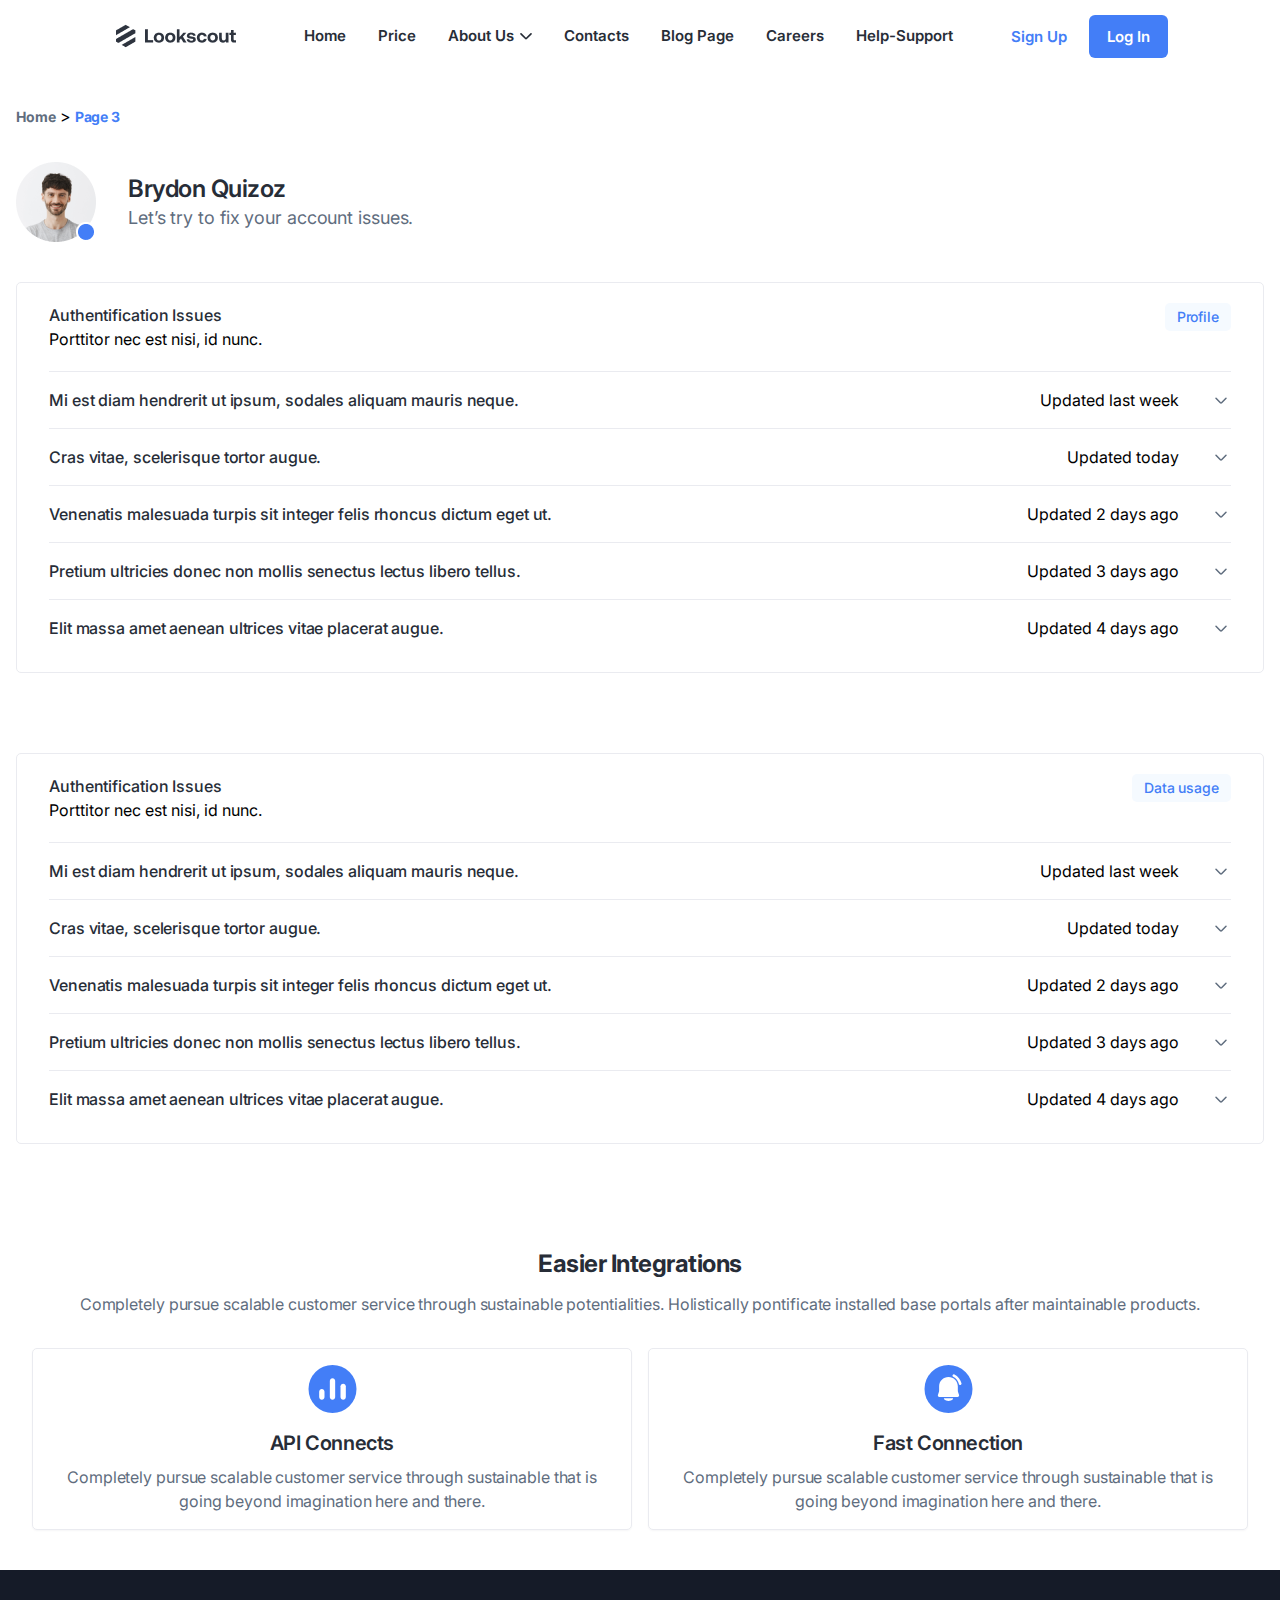
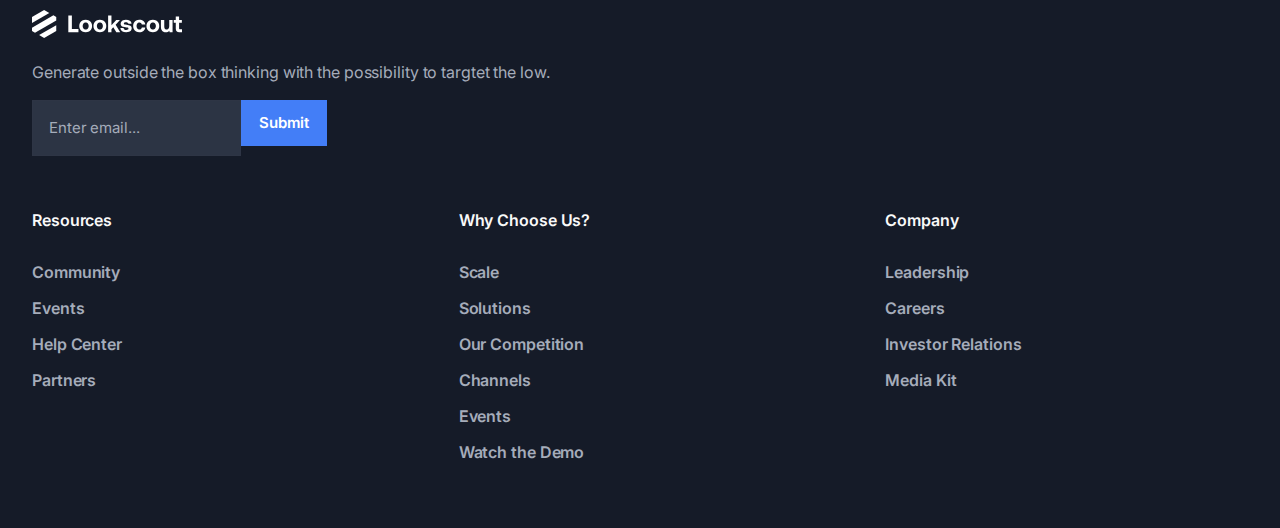
<file: help-support.html>
<!DOCTYPE html>
<html lang="en">

<head>
  <meta charset="UTF-8">
  <meta name="viewport" content="width=device-width, initial-scale=1.0">
  <link rel="preconnect" href="https://fonts.googleapis.com">
  <link rel="preconnect" href="https://fonts.gstatic.com" crossorigin>
  <link
    href="https://fonts.googleapis.com/css2?family=Inter:ital,opsz,wght@0,14..32,100..900;1,14..32,100..900&display=swap"
    rel="stylesheet">
  <link rel="stylesheet" href="assets/css/help-support.css">
  <title>Help Support</title>
</head>

<body>
  <!-- merve start here -->
  <div class="header-mobile">
    <div class="logo-content-mobile">
      <a href="#"><img src="assets/img/Main-logo.png" alt="Lookscout Logo"></a>
    </div>
    <div class="hamburger-menu-content">
      <img src="assets/img/hamburger-menu-icon.png" alt="Hamburger Menu Icon">
    </div>
  </div>
  <div class="header-desktop">
    <div class="desktop-logo">
      <img src="assets/img/Main-logo.png" alt="">
    </div>
    <div class="dekstop-nav">
      <a href="index.html">Home</a>
      <a href="price.html">Price</a>
      <a class="arrows-nav" href="about.html">About Us <img src="assets/img/arrow-down.svg" alt=""></a>
      <a href="contuct-us.html">Contacts</a>
      <a href="blog-page.html">Blog Page</a>
      <a href="careers.html">Careers</a>
      <a href="help-support.html">Help-Support</a>
    </div>
    <div class="desktop-links">
      <a class="white-sign" href="#"> Sign Up</a>
      <a class="blue-log" href="#"> Log In</a>
    </div>
  </div>
  <div class="container">
    <div class="avatar-content">
      <div class="avatar-links">
        <span class="home-span"> Home</span>
        <span class="manuel-arrow"> > </span>
        <span class="page-blue">Page 3</span>
      </div>
      <div class="avatar-content-inner">
        <img src="assets/img/brydon-quizoz-avatar.png" alt="">
        <div class="avatar-text">
          <h3>Brydon Quizoz</h3>
          <p>Let’s try to fix your account issues.</p>
        </div>
      </div>
    </div>
  </div>
  <!-- merve end here -->

  <!-- ali starts here -->
  <div class="faq-part">

    <div class="faq">
      <div class="first-question">
        <div>
          <h3>Authentification Issues</h3>
          <p>Porttitor nec est nisi, id nunc.</p>
        </div>
        <div>
          <h4>Profile</h4>
        </div>
      </div>

      <div class="question">
        <h3>Mi est diam hendrerit ut ipsum, sodales aliquam mauris neque.</h3>
        <div class="desktop-detail">
          <p>Updated last week <img src="assets/img/details-icon.svg" alt=""></p>
        </div>
      </div>

      <div class="question">
        <h3>Cras vitae, scelerisque tortor augue.</h3>
        <div class="desktop-detail">
          <p>Updated today <img src="assets/img/details-icon.svg" alt=""></p>
        </div>
      </div>

      <div class="question">
        <h3>Venenatis malesuada turpis sit integer felis rhoncus dictum eget ut.</h3>
        <div class="desktop-detail">
          <p>Updated 2 days ago <img src="assets/img/details-icon.svg" alt=""></p>
        </div>
      </div>

      <div class="question">
        <h3>Pretium ultricies donec non mollis senectus lectus libero tellus.</h3>
        <div class="desktop-detail">
          <p>Updated 3 days ago <img src="assets/img/details-icon.svg" alt=""></p>
        </div>
      </div>

      <div class="question">
        <h3>Elit massa amet aenean ultrices vitae placerat augue.</h3>
        <div class="desktop-detail">
          <p>Updated 4 days ago <img src="assets/img/details-icon.svg" alt=""></p>
        </div>

      </div>
    </div>



  </div>

  <div class="faq-part">

    <div class="faq">
      <div class="first-question">
        <div>
          <h3>Authentification Issues</h3>
          <p>Porttitor nec est nisi, id nunc.</p>
        </div>
        <div>
          <h4>Data usage</h4>
        </div>
      </div>

      <div class="question">
        <h3>Mi est diam hendrerit ut ipsum, sodales aliquam mauris neque.</h3>
        <div class="desktop-detail">
          <p>Updated last week <img src="assets/img/details-icon.svg" alt=""></p>
        </div>
      </div>

      <div class="question">
        <h3>Cras vitae, scelerisque tortor augue.</h3>
        <div class="desktop-detail">
          <p>Updated today <img src="assets/img/details-icon.svg" alt=""></p>
        </div>
      </div>

      <div class="question">
        <h3>Venenatis malesuada turpis sit integer felis rhoncus dictum eget ut.</h3>
        <div class="desktop-detail">
          <p>Updated 2 days ago <img src="assets/img/details-icon.svg" alt=""></p>
        </div>
      </div>

      <div class="question">
        <h3>Pretium ultricies donec non mollis senectus lectus libero tellus.</h3>
        <div class="desktop-detail">
          <p>Updated 3 days ago <img src="assets/img/details-icon.svg" alt=""></p>
        </div>
      </div>

      <div class="question">
        <h3>Elit massa amet aenean ultrices vitae placerat augue.</h3>
        <div class="desktop-detail">
          <p>Updated 4 days ago <img src="assets/img/details-icon.svg" alt=""></p>
        </div>

      </div>
    </div>



  </div>
    <!-- yagmur start here -->
    
    <div class="easier-integrations">
    <div class="easier-integrations-text">
      <h3>Easier Integrations</h3>
      <p>Completely pursue scalable customer service through sustainable potentialities. Holistically pontificate installed base portals after maintainable products.</p>
    </div>

    <div class="integrations">
      <div class="integration">
        <img src="assets/img/yagmur-imgs/api-connects-icon.svg" alt="">
        <h4>API Connects</h4>
        <p>Completely pursue scalable customer service through sustainable that is going beyond imagination here and there.</p>
      </div>

      <div class="integration">
        <img src="assets/img/yagmur-imgs/fast-icon.svg" alt="">
        <h4>Fast Connection</h4>
        <p>Completely pursue scalable customer service through sustainable that is going beyond imagination here and there.</p>
      </div>
      
      <div class="integration tb">
        <img src="assets/img/yagmur-imgs/api-white-icon.svg" alt="">
        <h4>API Connects</h4>
        <p>Completely pursue scalable customer service through sustainable that is going beyond imagination here and there.</p>
      </div>
      
    </div>
    
    </div>

    <div class="footer">
    <div class="footer-inner">
      <div class="footer-top">
        <img src="assets/img/yagmur-imgs/lookscout-white-img.svg" alt="Lookscout Icon">
        <p>Generate outside the box thinking with the possibility to targtet the low.</p>

        <div class="btns">
          <div class="enter-email-btn">
            <a href="#">Enter email...</a>
          </div>
        
        <div class="submit-btn">
          <a href="#">Submit</a>
        </div>

        </div>

      </div>

      <div class="footer-middle">
        <div class="lists">
          <div class="list resources">
            <ul>Resources</ul>
            <li><a href="#">Community</a></li>
            <li><a href="#">Events</a></li>
            <li><a href="#">Help Center</a></li>
            <li><a href="#">Partners</a></li>
          </div>
  
          <div class="list why">
            <ul>Why Choose Us?</ul>
            <li><a href="#">Scale</a></li>
            <li><a href="#">Solutions</a></li>
            <li><a href="#">Our Competition</a></li>
            <li><a href="#">Channels</a></li>
            <li><a href="#">Events</a></li>
            <li><a href="#">Watch the Demo</a></li>
          </div>
  
          <div class="list company">
            <ul>Company</ul>
            <li><a href="#">Leadership</a></li>
            <li><a href="#">Careers</a></li>
            <li><a href="#">Investor Relations</a></li>
            <li><a href="#">Media Kit</a></li>
          </div>

      </div>
    </div>



  </div>

  <!-- ali starts here -->

  <!-- yagmur start here -->
  <!-- yagmur end here -->
    </div>



    <!-- yagmur end here -->
</body>

</html>
</file>
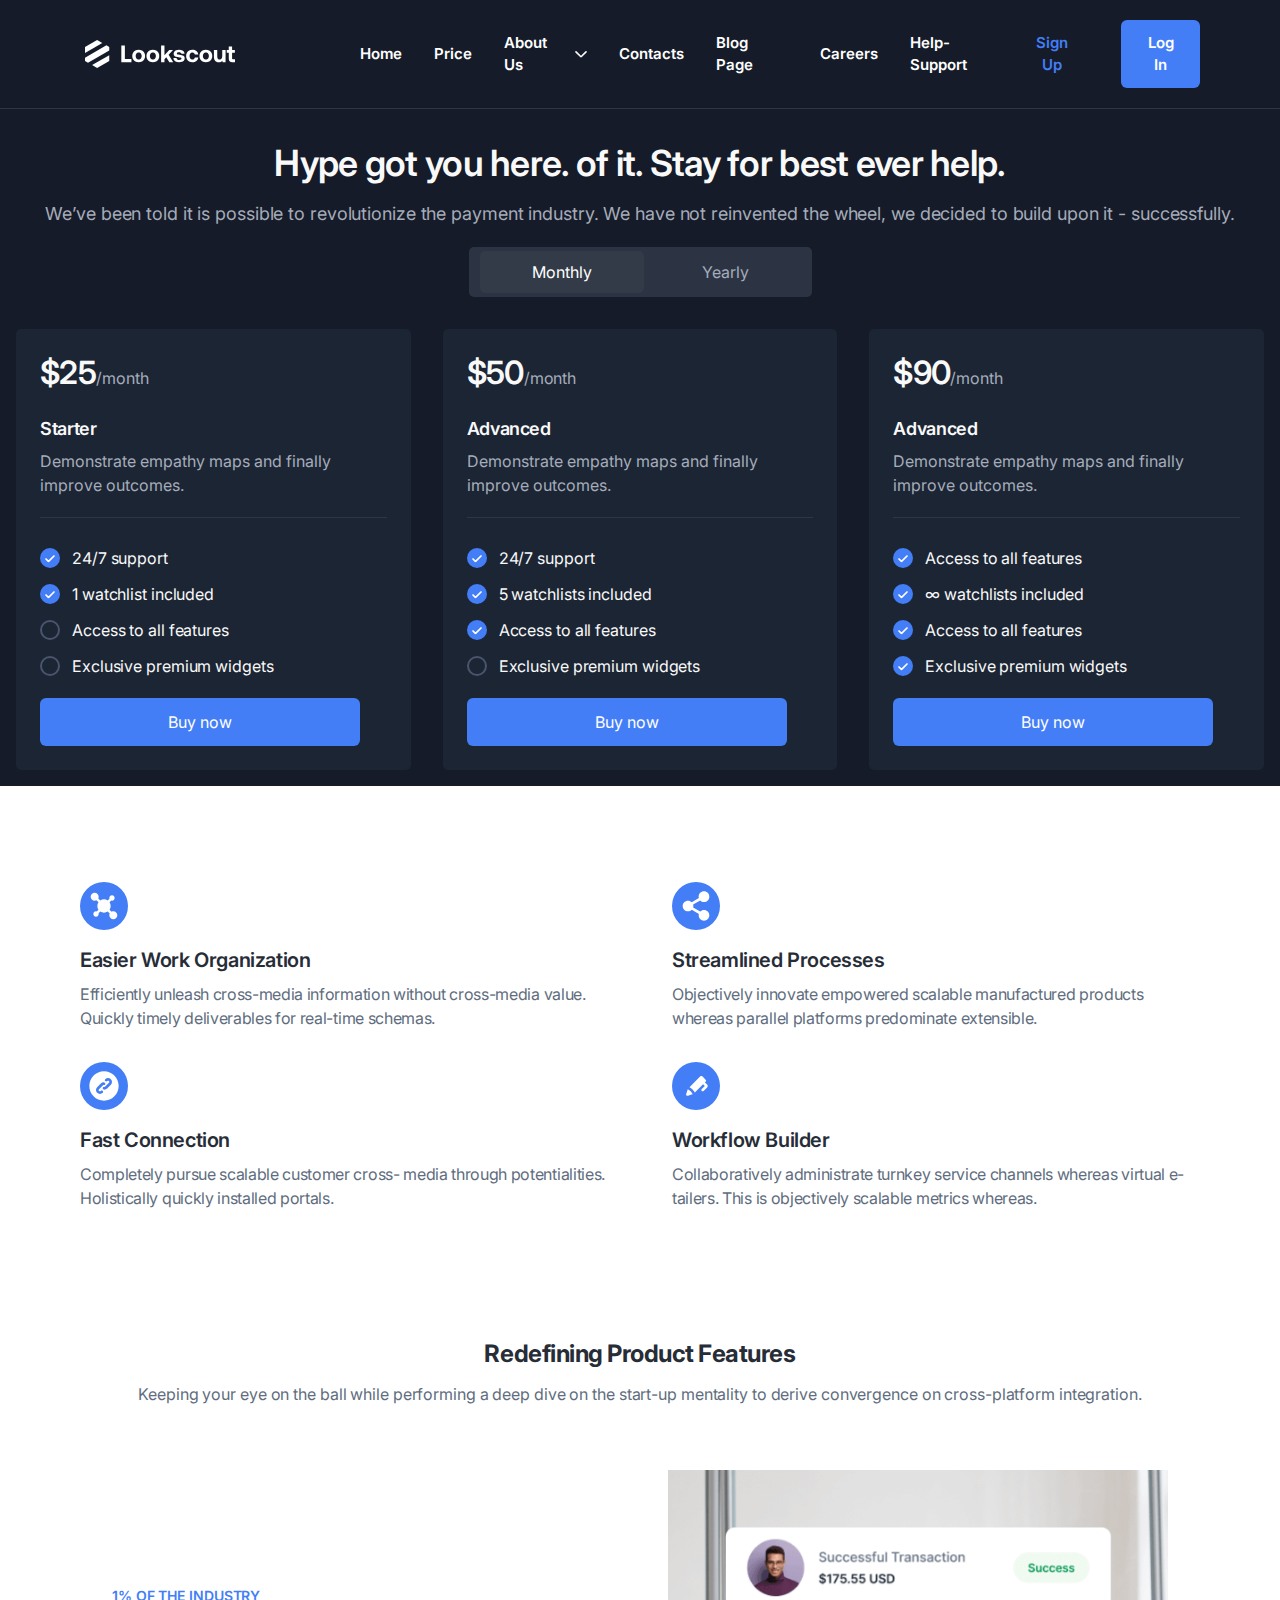
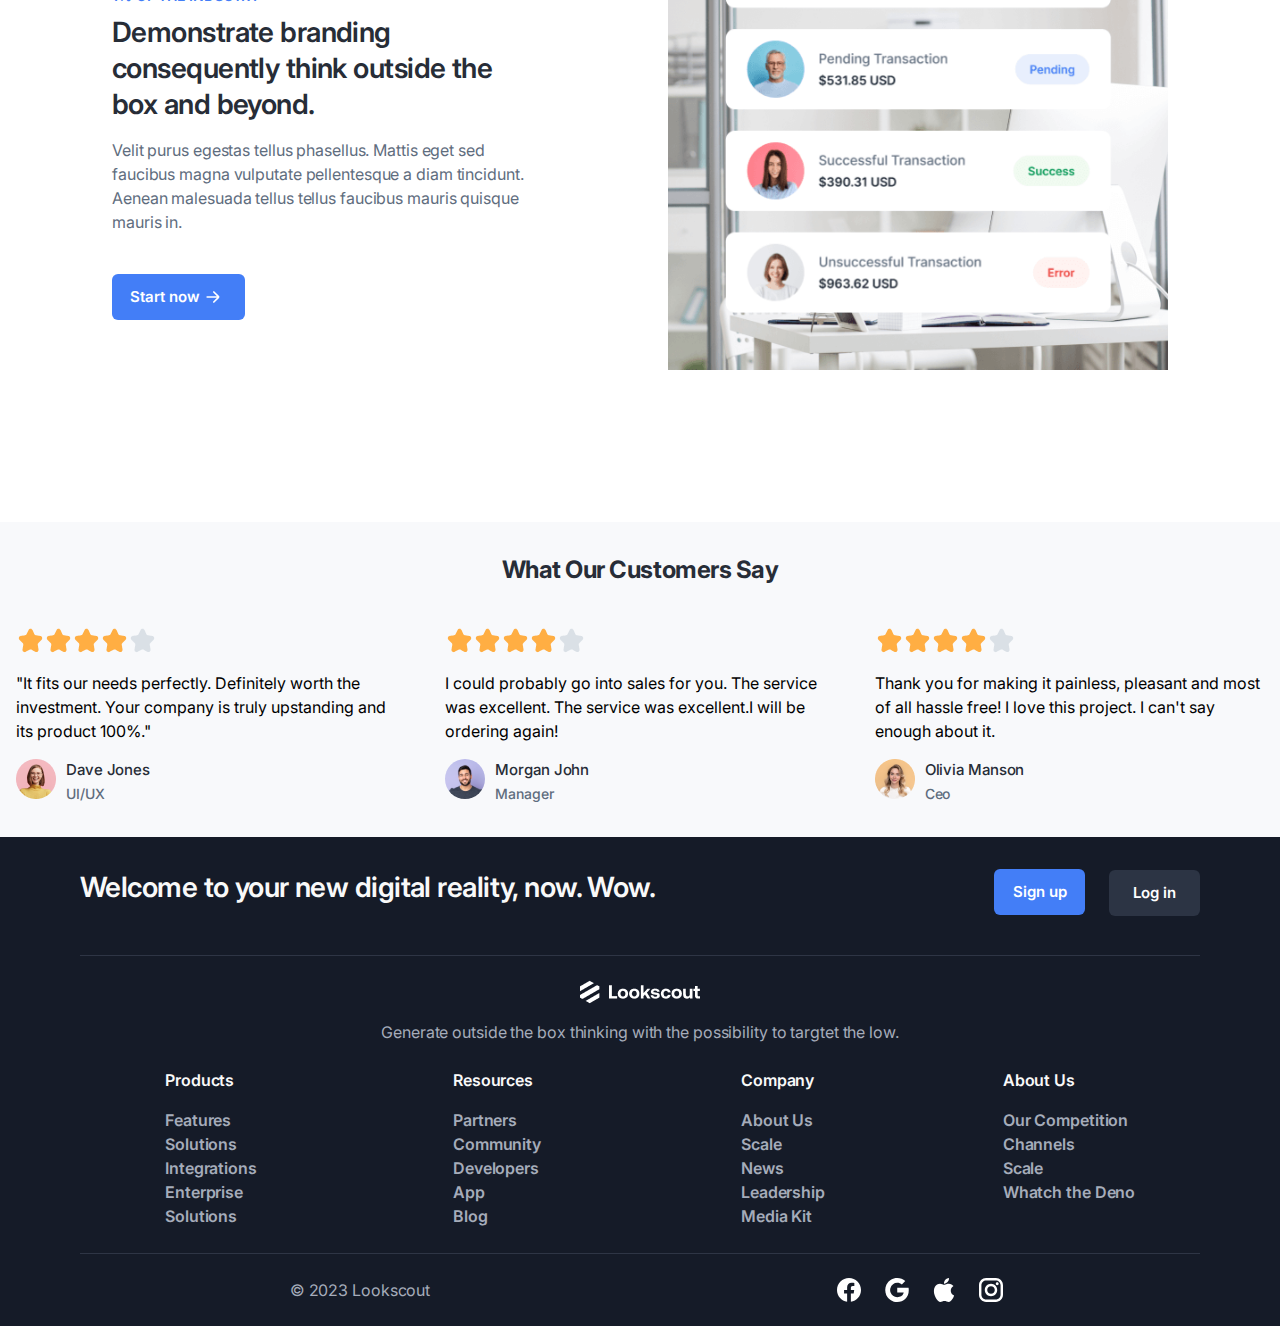
<file: price.html>
<!DOCTYPE html>
<html lang="en">
<head>
  <meta charset="UTF-8">
  <meta name="viewport" content="width=device-width, initial-scale=1.0">
  <link rel="preconnect" href="https://fonts.googleapis.com">
  <link rel="preconnect" href="https://fonts.gstatic.com" crossorigin>
  <link href="https://fonts.googleapis.com/css2?family=Inter:ital,opsz,wght@0,14..32,100..900;1,14..32,100..900&display=swap" rel="stylesheet">
  <link rel="stylesheet" href="assets/css/price.css">
  <title>Managment Panel</title>
</head>
<body>
  <div class="header-mobile">
    <div class="logo-content-mobile">
      <a href="#"><img src="assets/img/white-main-logo.png" alt="Lookscout Logo"></a>
    </div>
    <div class="hamburger-menu-content">
      <img src="assets/img/white-hamburger-logo.png" alt="">
    </div>
  </div>
  <div class="header-desktop">
    <img src="assets/img/lookscout-white-logo copy.svg" alt="">
    <div class="dekstop-nav">
      <a href="index.html">Home</a>
      <a href="price.html">Price</a>
      <a class="arrows-nav" href="about.html">About Us <img src="assets/img/white-arrow-down.svg" alt=""></a>
      <a href="contuct-us.html">Contacts</a>
      <a href="blog-page.html">Blog Page</a>
      <a href="careers.html">Careers</a>
      <a href="help-support.html">Help-Support</a>
    </div>
    <div class="desktop-links">
      <a class="white-sign" href="#"> Sign Up</a>
      <a  class="blue-log"  href="#"> Log In</a>
    </div>
  </div>
  <div class="header-content">
  
    <div class="header-content-explaining">
      <h1>Hype got you here. of it. Stay for best ever help.</h1>
      <p>We’ve been told it is possible to revolutionize the payment industry. We have not reinvented the wheel, we
        decided to build upon it - successfully.</p>
  
      <div class="subscription-type">
        <div class="monthly">
          <div class="monthly-inside">
           Monthly
          </div>
        </div>
  
        <div class="yearly">
          <div>Yearly</div> 
        </div>
      </div>
  
    </div>
  
    <div class="subscriptions-part">
  
      <div class="subscription">
        <div class="subscription-text">
          <div class="subscription-pricing">
            <h1>$25</h1>
            <p>/month</p>
          </div>
          <div class="subscription-explaining">
            <h3>Starter</h3>
            <p>Demonstrate empathy maps and finally improve outcomes.</p>
          </div>
        </div>
        <div class="subscription-package">
  
          <div class="subscription-package-item">
            <img src="assets/img/blue-checkbox.svg" alt="">
            <p>24/7 support</p>
          </div>
  
          <div class="subscription-package-item">
            <img src="assets/img/blue-checkbox.svg" alt="">
            <p>1 watchlist included</p>
          </div>
  
          <div class="subscription-package-item">
            <img src="assets/img/empty-checkbox.svg" alt="">
            <p>Access to all features</p>
          </div>
  
          <div class="subscription-package-item">
            <img src="assets/img/empty-checkbox.svg" alt="">
            <p>Exclusive premium widgets</p>
          </div>
        </div>
  
        <div class="buy-now">
          <a href="#">Buy now</a>
        </div>
      </div>
  
      <div class="subscription">
        <div class="subscription-text">
          <div class="subscription-pricing">
            <h1>$50</h1>
            <p>/month</p>
          </div>
          <div class="subscription-explaining">
            <h3>Advanced</h3>
            <p>Demonstrate empathy maps and finally improve outcomes.</p>
          </div>
        </div>
        <div class="subscription-package">
  
          <div class="subscription-package-item">
            <img src="assets/img/blue-checkbox.svg" alt="">
            <p>24/7 support</p>
          </div>
  
          <div class="subscription-package-item">
            <img src="assets/img/blue-checkbox.svg" alt="">
            <p>5 watchlists included</p>
          </div>
  
          <div class="subscription-package-item">
            <img src="assets/img/blue-checkbox.svg" alt="">
            <p>Access to all features</p>
          </div>
  
          <div class="subscription-package-item">
            <img src="assets/img/empty-checkbox.svg" alt="">
            <p>Exclusive premium widgets</p>
          </div>
        </div>
  
        <div class="buy-now">
          <a href="#">Buy now</a>
        </div>
      </div>
  
      <div class="subscription">
        <div class="subscription-text">
          <div class="subscription-pricing">
            <h1>$90</h1>
            <p>/month</p>
          </div>
          <div class="subscription-explaining">
            <h3>Advanced</h3>
            <p>Demonstrate empathy maps and finally improve outcomes.</p>
          </div>
        </div>
        <div class="subscription-package">
  
          <div class="subscription-package-item">
            <img src="assets/img/blue-checkbox.svg" alt="">
            <p>Access to all features</p>
          </div>
  
          <div class="subscription-package-item">
            <img src="assets/img/blue-checkbox.svg" alt="">
            <p>∞ watchlists included</p>
          </div>
  
          <div class="subscription-package-item">
            <img src="assets/img/blue-checkbox.svg" alt="">
            <p>Access to all features</p>
          </div>
  
          <div class="subscription-package-item">
            <img src="assets/img/blue-checkbox.svg" alt="">
            <p>Exclusive premium widgets</p>
          </div>
        </div>
  
        <div class="buy-now">
          <a href="#">Buy now</a>
        </div>
      </div>
     
    </div>
  <!-- ali part over -->

  </div>
  <!-- yagmur part  -->
  <div class="container">
    <div class="products">

      <div class="product">
      <img src="assets/img/yagmur-imgs/work-organization-icon.svg" alt="Easier Work Organization Image">
      <h3>Easier Work Organization</h3>
      <p>Efficiently unleash cross-media information without cross-media value. Quickly timely deliverables for real-time schemas. </p>
      </div>
      <div class="product">
        <img src="assets/img/yagmur-imgs/streamlined-process-icon.svg" alt="Streamlined Processes Image">
        <h3>Streamlined Processes</h3>
        <p>Objectively innovate empowered scalable manufactured products whereas parallel platforms predominate extensible.</p>
        </div>
        <div class="product">
          <img src="assets/img/yagmur-imgs/fast-connection-icon.svg" alt="Fast Connection Image">
          <h3>Fast Connection</h3>
          <p>Completely pursue scalable customer cross- media through potentialities. Holistically quickly installed portals.</p>
          <div class="learn-more">
            <a href="#">Learn more</a>
            <img src="assets/img/yagmur-imgs/right-direction-arrow.svg" alt="Right Direction Arrow">
          </div>
          </div>
          <div class="product">
            <img src="assets/img/yagmur-imgs/workflow-builder-icon.svg" alt="Workflow Builder Image">
            <h3>Workflow Builder</h3>
            <p>Collaboratively administrate turnkey service channels whereas virtual e-tailers. This  is objectively scalable metrics whereas.</p>
            </div>
          </div>
            <div class="product-features">
              <div class="product-features-text">
               <h2>Redefining Product Features</h2>
               <p>Keeping your eye on the ball while performing a deep dive on the start-up mentality to  derive convergence on cross-platform integration.</p>
              </div>
              <div class="features-part">
                <div class="features-text">
                  <h4>1% OF THE INDUSTRY</h4>
                  <h2>Demonstrate branding consequently think outside the box and beyond.</h2>
                  <p>Velit purus egestas tellus phasellus. Mattis eget sed faucibus magna vulputate pellentesque a diam tincidunt. Aenean malesuada tellus tellus faucibus mauris quisque mauris in.</p>
                  
                  <div class="start-btn">
                    <a href="#">Start now</a>
                    <img src="assets/img/yagmur-imgs/right-direction-arrow-white.svg" alt="Right Direction Arrow">
                  </div>
                </div>
                <div class="features-img">
                 <img class="data-img-mb" src="assets/img/yagmur-imgs/datas-img.png" alt="Data Image">
                 <img class="data-img-tb" src="assets/img/yagmur-imgs/data-image-tb.png" alt="Data Image">
                 <img class="data-image-desktop" src="assets/img/yagmur-imgs/data-image-desktop.png" alt="Data Image Desktop">
                </div>
              </div>
            </div>
</div>
   <!-- yagmur part over -->
  <!-- ali part -->
  <div class="customer-review-content">
    <h2>What Our Customers Say</h2>
    <div class="customer-content-inner">
      <div class="customer-box">
        <img src="assets/img/rating-photo.png" alt="">
        <p>"It fits our needs perfectly. Definitely worth the investment. Your company is truly upstanding and its product 100%."</p>
        <div class="review-avatar-part">
          <div class="review-avatar-photo">
            <img src="assets/img/dave-jones-avatar.png" alt="">
          </div>
          <div class="review-avatar-text">
            <h5>Dave Jones</h5>
            <span>UI/UX</span>
          </div>
        </div>
      </div>
      <div class="customer-box">
      <img src="assets/img/rating-photo.png" alt="">
      <p>I could probably go into sales for you. The service was excellent. The service was excellent.I will be ordering again!</p>
      <div class="review-avatar-part">
        <div class="review-avatar-photo">
          <img src="assets/img/morgan-avatar.svg" alt="">
        </div>
        <div class="review-avatar-text">
          <h5>Morgan John</h5>
          <span>Manager</span>
        </div>
      </div>
      </div>
    <div class="customer-box">
      <img src="assets/img/rating-photo.png" alt="">
      <p>Thank you for making it painless, pleasant and most of all hassle free! I love this project. I can't say enough about it.</p>
      <div class="review-avatar-part">
        <div class="review-avatar-photo">
          <img src="assets/img/olivia-avatar.png" alt="">
        </div>
        <div class="review-avatar-text">
          <h5>Olivia Manson</h5>
          <span>Ceo</span>
        </div>
      </div>
    </div>
    </div>
    </div>
  <div class="footer-content">
    <div class="footer-top">
      <div class="email-footer">
        <div class="email-footer-text">
          <h2>Welcome to your new digital reality, now. Wow.</h2>
        </div>
        <div class="email-footer-btn">
          <a class="sign-up" href="#">Sign up</a>
          <a class="log-in" href="#">Log in</a>
        </div>
      </div>
     
    </div>
    <div class="footer-middle">
      <div class="logo-footer">
        <div class="logo-footer-photo">
          <img src="assets/img/white-main-logo.png" alt="Lookscout Logo">
        </div>
        <div class="logo-footer-text">
          <p>Generate outside the box thinking with the possibility to targtet the low.</p>
        </div>
      </div>
        <div class="footer-list">
          <div class="footer-products">
          <ul>Products</ul>
          <li> <a href="#"> Features</a></li>
          <li> <a href="#"> Solutions</a></li>
          <li><a href="#">Integrations</a></li>
          <li><a href="#">Enterprise</a></li>
          <li><a href="#">Solutions</a></li>
          </div>
          <div class="footer-resources">
          <ul>Resources</ul>
          <li> <a href="#"> Partners</a></li>
          <li> <a href="#"> Community</a></li>
          <li><a href="#">Developers</a></li>
          <li><a href="#">App</a></li>
          <li><a href="#">Blog</a></li>
          </div>
            <div class="footer-company">
          <ul>Company</ul>
          <li> <a href="#"> About Us</a></li>
          <li> <a href="#"> Scale</a></li>
          <li><a href="#">News</a></li>
          <li><a href="#">Leadership</a></li>
          <li><a href="#">Media Kit</a></li>
            </div>
          <div class="footer-about">
          <ul>About Us</ul>
          <li> <a href="#"> Our Competition</a></li>
          <li> <a href="#"> Channels</a></li>
          <li><a href="#">Scale</a></li>
          <li><a href="#">Whatch the Deno</a></li>
          </div>
        </div>
    </div>
    <div class="footer-bottom">
      <div class="footer-bottom-text">
        <h6>© 2023 Lookscout</h6>
      </div>
      <div class="footer-bottom-social">
        <img src="assets/img/facebook-icon-white.svg" alt="Facebook White Icon">
        <img src="assets/img/google-icon-white.svg" alt="Google White Icon">
        <img src="assets/img/apple-icon-white.svg" alt="Apple White Icon">
        <img src="assets/img/instagram-icon-white.svg" alt="Instagram White Icon">
      </div>
    </div>
  </div>
</body>
</html>
</file>
<file: assets/css/still.css>
*, *::before, *::after {
  box-sizing: border-box;
}

* {
  margin: 0;
  padding: 0;
}

body {
  line-height: 1.5;
  -webkit-font-smoothing: antialiased;
  font-family: "Inter", system-ui;
  margin-inline: auto;
}

img, picture, video, canvas, svg {
  display: block;
  max-width: 100%;
}

input, button, textarea, select {
  font: inherit;
}

p, h1, h2, h3, h4, h5, h6 {
  overflow-wrap: break-word;
}

/* reset end */

/*? Header Mobile Part Start Here */

.header-mobile{
  display: flex;
  justify-content: space-between;
  padding: 16px;
  border-bottom: 1px solid #EAEBF0;
  margin-bottom: 24px;
}

/* *? Main-content*/ */
.container{
  margin-inline: 16px;
}

.start-content{
  margin-bottom: 32px;
  align-items: center;
  align-content: center;
  margin-inline: auto;
}

h1{
  font-size: 36px;
  font-weight: 600;
  line-height: 44px;
  letter-spacing: -0.02em;
  text-align: center;
  margin-bottom: 16px;
}

p{
font-size: 18px;
font-weight: 400;
line-height: 26px;
letter-spacing: -0.10000000149011612px;
text-align: center;
color:#5F6D7E;
}

.start-btn-area{
  display: inline-block;
  display: flex;
  flex-direction: column;
  gap: 16px;
  margin-top: 24px;
  align-items: center;
}

.start-btn-area a{
  text-decoration: none;
  color: white;
  background-color: #437EF7;
  padding: 12px 18px;
  text-align: center;
  border-radius: 6px;
  min-width: 320px;
}

.start-btn-area a:nth-child(2) {
  color: black;
  background-color: #EAEBF0;
  border: 1px solid #DAE0E6;
}

.start-image{
  margin-top: 24px;
  display: flex;
  align-items: center;
  justify-content: center;
}

/*  review part coming babe */

.review-content{
  padding-inline: 16px;
  gap: 16px;
  max-width: 550px;
  align-items: center;
  align-content: center;
  margin-inline: auto;
}

h2{
  font-size: 24px;
  font-weight: 700;
  line-height: 32px;
  letter-spacing: -0.02em;
  text-align: center;
  margin-bottom: 12px;
}

h4{
  font-size: 20px;
  font-weight: 600;
  line-height: 28px;
  letter-spacing: -0.02em;
  text-align: left;
  color: #272D37;
  margin-top: 16px;
}


.review-content p {
  font-size: 16px;
  font-weight: 400;
  line-height: 24px;
  letter-spacing: -0.10000000149011612px;
  text-align: left;
  color: #5F6D7E;
  margin-top: 8px;
}

.review-content .review-box {
border: 1px solid #EAEBF0;
border-radius: 5px;
}


.box-top a {
  text-decoration: none;
  border: 1px solid #EAEBF0;
  font-size: 15px;
  font-weight: 600;
  line-height: 22px;
  text-align: left;
  color: black;
  padding: 12px;
}

.box-top {
  display: flex;
  justify-content: space-between;
  align-self: center;
  margin-top: 32px;
}

.review-box:nth-child(2) {
  margin-top: 32px;
}

.review-box{
  padding: 16px;
}

/* price content start here */

.price-box-white{
  padding-inline:16px;
  margin-inline: auto;
  display: flex;
  flex-direction: column;
  align-items: center;

}

.price-content h4{
  text-align: center;
  font-size: 24px;
  font-weight: 700;
  line-height: 32px;
  letter-spacing: -0.02em;
  margin-top: 32px;
  margin-bottom: 12px;
  color: #272D37;
}

.price-content p{
  font-size: 16px;
  font-weight: 400;
  line-height: 24px;
  letter-spacing: -0.10000000149011612px;
  text-align: center;
  color: #5F6D7E ;
  margin-bottom: 32px;
}

.price-box-white-text h6{
  font-size: 14px;
  font-weight: 600;
  line-height: 20px;
  letter-spacing: -0.10000000149011612px;
  text-align: left;
  color: #437EF7;
  margin-top: 32px;
}

h3{
  font-size: 28px;
  font-weight: 600;
  line-height: 36px;
  letter-spacing: -0.02em;
  text-align: left;
  margin-top: 8px;
  margin-bottom: 16px;
}

.price-box-white-text p{
  font-size: 16px;
  font-weight: 400;
  line-height: 24px;
  letter-spacing: -0.10000000149011612px;
  text-align: left;
  color: #5F6D7E;
}

.price-box-btn { 
  display: flex;
  flex-direction: row;
  align-items: center;
  background-color: #437EF7;
  color: #DAE0E6;
  padding: 12px 18px;
  max-width: 133px;
  align-content: center;
  gap: 6px;
  border-radius: 6px;
  justify-content: center;
  }

.price-box-btn a{
  text-decoration: none;
  color: #DAE0E6;
  font-size: 15px;
  font-weight: 600;
  line-height: 22px;
  text-align: center;
}

.blue{
  background-color: #2B63D9;
  padding: 32px;
  margin-top: 32px;
  color: white;
  margin-bottom: 32px;
  display: flex;
  flex-direction: column;
  align-items: center;
}

.blue .price-box-white-text h6 {
  color: white;
}

.blue .price-box-white-text p{
  color: #B1CCFB;
}

/* ? Blog part coming */

.blog-content{
  margin-top: 16px;
  margin-inline: auto;
}

.blog-content h4{
  text-align: center;
  margin-top: 42px;
  margin-bottom:12px ;
}

.blog-content p{
  text-align: center;
  font-size: 16px;
  font-weight: 400;
  line-height: 24px;
  color: #5F6D7E;
  margin-bottom: 24px;
}

.blog-content-inner{
  border: 1px solid #EAEBF0;
  display: flex;
  flex-direction: column;
  margin-inline: auto;
  max-width: 750px;
}

.blog-content-inner-photo{
  position: relative;
  max-width: 750px;
  margin-inline: auto;
  display: inline-block;
}

.blog-content-inner-photo img{
  border-top-left-radius: 7px;  
  border-top-right-radius: 7px; 
}

.avatar{
  position: absolute;
  bottom: -20px;
  right: 0;
}

.blog-content-inner-calender{
  display: flex;
  gap: 28px;
  margin-top: 24px;
  font-size: 14px;
  font-weight: 500;
  line-height: 20px;
  padding-inline: 32px;
  color: #437EF7;
  max-width: 550px;

}

.calender{
  color: #5F6D7E;
}

.blog-content-inner-text h4 {
  text-align: left;
  padding-inline: 32px;
  margin-bottom: 16px;
  max-width: 550px;

}

.blog-content-inner-text p{
  text-align: left;
  padding-inline: 32px;
  margin-bottom: 24px;
}

.blog-content-inner-link{
  display: flex;
  gap: 6px;
  margin-bottom:24px ;
  padding-inline: 32px;
  max-width: 550px;


}

.blog-content-inner-link a{
  text-decoration: none;
  font-size: 15px;
  font-weight: 600;
  line-height: 22px;
  text-align: left;
  color: #437EF7;
  display: inline-block;
}
.blog-container{
  display: flex;
  flex-direction: column;
  align-items: center;
}

/* rating part coming */

.rating-content{
  margin-bottom: 64px;
  align-items: center;
  margin-inline: auto;

}

.rating-content h4{
  font-size: 24px;
  font-weight: 700;
  line-height: 32px;
  letter-spacing: -0.02em;
  text-align: center;
  margin-bottom: 12px;
}

.rating-content p{
  font-size: 16px;
  font-weight: 400;
  line-height: 24px;
  letter-spacing: -0.10000000149011612px;
  text-align: center;
  margin-bottom: 40px;
}

.rating-avatar{
  display: flex;
  flex-direction: column;
  align-items: center;
  gap: 16px;
  margin-bottom: 32px;
}

.rating-avatar h5{
  font-size: 16px;
  font-weight: 500;
  line-height: 24px;
  letter-spacing: -0.10000000149011612px;
  text-align: center;
  color: #272D37;
}

.rating-stars{
  display: flex;
  flex-direction: column;
  align-items: center;
  gap: 16px;
  margin-bottom: 32px;
}

.rating-stars h5{
  font-size: 16px;
  font-weight: 500;
  line-height: 24px;
  letter-spacing: -0.10000000149011612px;
  text-align: center;
  color: #272D37;
}

.rating-purchase{
  display: flex;
  flex-direction: column;
  align-items: center;
  gap: 16px;
  margin-bottom: 32px;
}

.rating-purchase h5{
  font-size: 16px;
  font-weight: 500;
  line-height: 24px;
  letter-spacing: -0.10000000149011612px;
  text-align: center;
  color: #272D37;
}

/*? e-mail part coming */

.email-content{
  padding-block: 32px;
  padding-inline: 16px;
  display: flex;
  flex-direction: column;
  align-items: center;
  align-content: center;
}

.email-h4{
  font-size: 28px;
  font-weight: 600;
  line-height: 36px;
  letter-spacing: -0.02em;
  margin-bottom: 12px;
}

.submit-btn{
  text-decoration: none;
  background-color: #437EF7;
  border-radius: 6px;
  padding: 12px 18px;
  text-align: center;
  color: white;
  margin-top: 16px;
  margin-bottom: 15px;
}

.email-link{
  display: flex;
  flex-direction: column;
  max-width: 650px;
}

input{
  padding: 10px;
}

.email-text-area span{
  font-size: 14px;
  font-weight: 600;
  line-height: 20px;
  letter-spacing: -0.10000000149011612px;
  text-align: left;
  color: #437EF7;
}
/* product part stars */

.product-content{
  margin-top: 64px;
  margin-bottom: 64px;
  max-width: 1280px;
  margin-inline: auto;
  display: none;

}

.product-container{
  display: flex;
  padding-inline: 32px;
  margin-top: 64px;
  gap: 140px;
}
.product-text h6{
font-size: 14px;
font-weight: 600;
line-height: 20px;
letter-spacing: -0.10000000149011612px;
text-align: left;
color: #437EF7;
}
.product-text h3{
font-size: 32px;
font-weight: 600;
line-height: 42px;
letter-spacing: -0.01em;
text-align: left;

}

.product-text p{
  font-size: 16px;
  font-weight: 400;
  line-height: 24px;
  letter-spacing: -0.10000000149011612px;
  text-align: left;
  color: #5F6D7E;
  margin-bottom: 40px;
}

 .desktop-main-photo{
display: none;
}
/* /* Footer part coming  */

.footer-content{
  display: grid;
  grid-template-areas: 
  "logo logo"
  "social social"
  "products resource"
  "choose company"
  "pentegon pentegon"
  "text text"
  ;
  gap: 24px;
  margin-top: 62px;
  padding-inline: 32px;
  margin-inline: auto;
  justify-content: center;
}

.footer-pentegon{
  grid-area: pentegon;
  margin-inline: auto;
}

.footer-social{
  grid-area:social ;
  display: flex;
  justify-content: space-around;
}

.footer-products{
  grid-area: products;
}

.footer-resources{
  grid-area: resource;

}

.footer-chooses{
  grid-area: choose;
}

.footer-company{
  grid-area: company;
}

.footer-logo{
  grid-area: logo;
}

.footer-text{
  grid-area: text;
  font-size: 16px;
  font-weight: 400;
  line-height: 24px;
  letter-spacing: -0.10000000149011612px;
  color: #5F6D7E;
}

.footer-logo p{
  font-size: 16px;
  font-weight: 400;
  line-height: 24px;
  letter-spacing: -0.10000000149011612px;
  text-align: left;
  margin-top: 16px;
}

.footer-content a {
  text-decoration: none;
  font-size: 16px;
  font-weight: 500;
  line-height: 24px;
  letter-spacing: -0.10000000149011612px;
  text-align: left;
  color: #5F6D7E;
}

.footer-content ul{
  list-style: none;
  padding: 0;
  font-size: 16px;
  font-weight: 600;
  line-height: 24px;
  letter-spacing: -0.10000000149011612px;
  text-align: left;
  color: #272D37;
  display: flex;
  flex-direction: column;
  gap: 12px;
  margin-bottom: 16px;
  padding-left: 15px;

}

.footer-content li{
  list-style: none;
  padding-left: 15px;
}


.web {
  display:none;
}

.header-desktop{
  display: none;
}


@media (width >= 758px){

  /*? Main-content*/
  
  .start-content{
    max-width: 850px;
  }
  
  .start-btn-area{
    display: flex;
    flex-direction: row;
    gap: 16px;
    margin-top: 24px;
    align-content: center;
    justify-content: center;
  }
  
  .start-btn-area a{
    min-width: 140px;
  }
  
  .start-image{
    margin-top: 24px;
    width:720px;
    display: flex;
    align-items: center;
    justify-content: center;
  } 
  
  .start-image img{
    width:720px;
    align-self: center;
  }
  
  .box-container{
    display: grid;
    grid-template-columns: 1fr 1fr;
    gap: 24px;
    margin-top: 32px;
    margin-bottom: 40px;
  }
  .web{
    display: block;
  }
  
  .review-content{
    padding-inline: 16px;
    gap: 16px;
    max-width: 850px;
    align-items: center;
    align-content: center;
    margin-inline: auto;
  }
  
  .review-box:nth-child(2) {
    margin-top: 0px;
  }
  
  /* price content start here */
  
  .price-content{
    padding-inline:16px;
    margin-inline: auto;
  
  }
  .price-box-white{
    display: flex;
    flex-direction: column;
    align-items: center;
    justify-content: center;
    text-align: left;
  }
  /* blog part start */
  
    .blog-container{
    display: grid;
    grid-template-columns: 1fr 1fr;
    gap: 32px;
  } 
  
  .blog-content-inner{
    max-width: 850px;
  }
  
  .rating-avatar{
    display: flex;
  }
  
  .rating-container{
    display: flex;
    flex-direction: row;
    justify-content: space-between;
  }
  
  .rating-content{
    max-width: 850px;
  }
  
  /* @email start */
    .email-link{
      flex-direction: row;
      align-items: center;
      min-width: 950ppx;
    }


  .footer-content{
    grid-template-areas: 
    "logo  . company"
    "products resource choose"
    ". pentegon ."
    "text social  social"
    ;
    grid-template-columns: 1fr 1fr 1fr;
    gap: 24px;
  }
  
  .footer-social{
    grid-area:social ;
    display: flex;
    gap: 10px;
  }
  }
  
  /* desktop part coming */
  
  @media (width >= 1200px){
    .header-mobile{
      display: none;
    }
  
    .header-desktop{
      display: flex;
      align-items: center;
      justify-content: space-between;
      padding-inline: 112px;
      padding-block:20px;
      margin-bottom: 48px;
    }
  
    .dekstop-nav {
      margin-right:auto;
      gap: 32px;
      margin-left: 64px;
      display: flex;
      flex-direction: row;
    }
  
    .dekstop-nav a{
      text-decoration: none;
      color: #272D37;
      font-size: 15px;
      font-weight: 600;
      line-height: 22px;
      text-align: left;
    }
    .desktop-links a{
      text-decoration: none;
    font-size: 15px;
    font-weight: 600;
    line-height: 22px;
    text-align: center;
    padding: 12px 18px;
    border-radius: 6px;
  
    }

    .arrows-nav{
      display: flex;
      gap: 5px;
    }

    .white-sign{
      color: #437EF7;
    }
  
    .blue-log{
      color: white;
      background-color:  #437EF7;
    }
  
    h1{
    font-size: 52px;
    font-weight: 700;
    line-height: 60px;
    letter-spacing: -0.01em;
    text-align: center;
    }
  
    .start-content{
      max-width: 950px;
      align-items: center;
      align-content: center;
      margin-inline: auto;
    }
  
    .start-image{
      margin-top: 24px;
      min-width:520px;
      display: flex;
      align-items: center;
      justify-content: center;
      min-width: 900px;
      margin-bottom: 64px;
    }
    
  .box-container{
    display: grid;
    grid-template-columns: 1fr 1fr 1fr;
    gap: 24px;
    margin-top: 32px;
    margin-bottom: 40px;
  }
  
  .review-content{
    margin-inline: auto;
    padding-inline: 16px;
    gap: 16px;
    max-width: 1280px;
    align-items: center;
    align-content: center;
  }
  
  .review-content p{
  text-align: center;
  }
  
  .product-content{
    display: block;
  }
  
  .blog-container{
    display: grid;
    grid-template-columns:  1fr 1fr 1fr;
    gap: 32px;
    margin-bottom: 62px;
  } 
  
  .rating-content{
    max-width: 1250px;
  }
  
  .footer-content{
    grid-template-areas: 
    "logo  products resource choose company"
    "social  products resources choose company"
    ". . pentegon . ."
    ". . text text  ."
    ;
    max-width: 1250px;
    gap: 64px 145px;
  }
  
  .footer-social{
    grid-area:social ;
    display: flex;
    gap: 10px;
  }

  .email-content{
    display: flex;
    flex-direction: row;
    gap: 80px;
    justify-content: center;
  }

   .price-content{
    margin-top: 64px;
    margin-bottom: 64px;
    max-width: 1280px;
    margin-inline: auto;
   }

  .price-box-white{
    display: flex;
    flex-direction: row;
    gap: 80px;
    padding-block: 64px;
    justify-content: space-around;
  }

  .last-white{
    display: none;
  }

  .blue{
    flex-direction: row-reverse;
  }
  .desktop-main-photo{
    display: inline-block;
  }
  .mobile-photo{
    display: none;
  }
  }
</file>
<file: assets/css/about.css>
*, *::before, *::after {
  box-sizing: border-box;
}

* {
  margin: 0;
  padding: 0;
}

body {
  line-height: 1.5;
  -webkit-font-smoothing: antialiased;
  font-family: "Inter", system-ui;
  margin-inline: auto;
}

img, picture, video, canvas, svg {
  display: block;
  max-width: 100%;
}

input, button, textarea, select {
  font: inherit;
}

p, h1, h2, h3, h4, h5, h6 {
  overflow-wrap: break-word;
}

/* reset end */

.header-desktop{
  background-color: #EAEBF0;
}
.graphic-content{
  background-color: #EAEBF0;
  
}

.container{
  color: #272D37 ;
  display: flex;
  flex-direction: column;
  background-color:#EAEBF0 ;
  padding-inline: 16px;


}

.header-mobile{
  display: flex;
  justify-content: space-between;
  border-bottom: 1px solid #EAEBF0;
  background-color:#EAEBF0 ;
  padding-inline: 16px;
}

.graphic-content{
  margin-inline: auto;
}

/* header part over */

/*! graphic-content start here */

.graphic-photo-inner img{
  margin-inline: auto;
}

.lightining-inner{
  display: flex;
  gap: 8px;
  align-items: center;
  margin-bottom: 16px;
}

.blue-lightining-text{
  color: #437EF7;
  font-size: 14px;
  font-weight: 600;
  line-height: 20px;
  letter-spacing: -0.10000000149011612px;
  text-align: left;
}

h1{
  font-size: 36px;
  font-weight: 600;
  line-height: 44px;
  letter-spacing: -0.02em;
  margin-bottom: 16px;
}

.graphic-content-p{
  font-size: 18px;
  font-weight: 400;
  line-height: 26px;
  letter-spacing: -0.10000000149011612px;
  text-align: left;
  color: #5F6D7E;
  margin-bottom: 32px;
}

.graphic-btn-inner{
  display: inline-block;
  display: flex;
  flex-direction: column;
  gap: 16px;
  margin-top: 24px;
  margin-bottom: 40px;
}

.get-started{
  text-decoration: none;
  color: white;
  background-color: #437EF7;
  padding: 12px 18px;
  text-align: center;
  border-radius: 6px;
  font-size: 15px;
  font-weight: 600;
  line-height: 22px;
  display: flex;
  justify-content: center;
}

.contact-us{
  text-decoration: none;
  color: #437EF7;
  background-color: white;
  padding: 12px 18px;
  text-align: center;
  border-radius: 6px;
  display: flex;
  justify-content: center;
  font-size: 15px;
  font-weight: 600;
  line-height: 22px;
  text-align: center;
}

.get-started:hover{
  background-color: white;
  color: #437EF7;
}

.contact-us:hover{
  color: white;
  background-color: #437EF7;
}

/* number-users-content start here */

.number-users-content{
  padding-top: 32px;
  margin-bottom: 32px;
  gap: 32px;
  display: flex;
  flex-direction: column;
  background-color: white;
  justify-content: center;
  align-items: center;
}

.number-users-inner{
  gap: 8px;
  display: flex;
  flex-direction: column;
  
}

.number-users-h{
  font-size: 28px;
  font-weight: 600;
  line-height: 36px;
  letter-spacing: -0.02em;
  text-align: left;
}

.number-users-p{
  font-size: 16px;
  font-weight: 400;
  line-height: 24px;
  letter-spacing: -0.10000000149011612px;
  text-align: left;
  color: #5F6D7E;
}

/* reviwe part start */

.review-content{
  gap: 16px;
  align-items: center;
  align-content: center;
  background-color: #2B63D9;
  padding-inline: 16px;
  padding-bottom: 32px;
}

.box-container{
  display: grid;
  gap:16px;
}

.review-h{
  font-size: 24px;
  font-weight: 700;
  line-height: 32px;
  letter-spacing: -0.02em;
  text-align: center;
  margin-bottom: 12px;
  color: white;
  margin-top: 32px;
}

.review-p{
  font-size: 16px;
  font-weight: 400;
  line-height: 24px;
  letter-spacing: -0.10000000149011612px;
  text-align: center;
  color: #B1CCFB;
  margin-bottom: 32px;
}

.review-box{
  background-color: #3971E7;
  padding: 16px;
}

.box-top{
  display: flex;
  justify-content: space-between;
}

.show-more{
  text-decoration: none;
  border-radius: 6px;
  font-size: 15px;
  font-weight: 600;
  line-height: 22px;
  text-align: left;
  color: #437EF7;
  padding: 12px;
  background-color: white;
}

.box-top-h{
  font-size: 20px;
  font-weight: 600;
  line-height: 28px;
  letter-spacing: -0.02em;
  text-align: left;
  color: white;
  margin-top: 16px;
  margin-bottom: 8px;

}

.box-p{
  font-size: 16px;
  font-weight: 400;
  line-height: 24px;
  letter-spacing: -0.10000000149011612px;
  text-align: left;
  color: #B1CCFB;
}

/* motto-content start here */

.motto-content{
  margin-top: 32px;
  padding-inline: 16px;
  display: flex;
  flex-direction: column;
  align-items: center;
}

.motto-span{
  font-size: 14px;
  font-weight: 600;
  line-height: 20px;
  letter-spacing: -0.10000000149011612px;
  text-align: left;
  color:#437EF7;
}

.motto-h{
  font-size: 28px;
  font-weight: 600;
  line-height: 36px;
  letter-spacing: -0.02em;
  text-align: left;
  color: #272D37;
  margin-top: 8px;
  margin-bottom: 32px;
}

.motto-btn-area{
  display: flex;
  background-color: #437EF7;
  gap: 10px;
  padding: 12px 18px;
  border-radius: 6px;
  max-width: 135px;
  margin-bottom: 32px;
}

.strt-btn{
  text-decoration: none;
  color: white;
  font-size: 15px;
  font-weight: 600;
  line-height: 22px;
  text-align: left;
}
.header-desktop{
  display: none;
}

.tablet-photo{
  display: none;
}
.desktop-photo{
  display: none;
}

.web{
  display: none;
}

/*  */







/* tablet versiyon */
@media (width >= 758px){
  .tablet-photo{
    display: block;
  }

  .mobile-photo{
    display: none;
  }
  .graphic-btn-inner{
    display: flex;
    flex-direction: row;
  }
  .number-users-content{
    display: grid;
    grid-template-columns: 1fr 1fr ;
    justify-items: center;
    justify-content: center;
    padding-inline: 25px;
  }
  .box-container{
    display: grid;
    grid-template-columns: 1fr 1fr;
  }
  .web{
    display:grid;
  }
}

/* desktop version */
@media(width >= 1280px){

    .arrows-nav{
      display: flex;
      gap: 6px;
    }
    .graphic-content{
      display: flex;
      flex-direction: row-reverse;
      margin-top: 55px;
      justify-content: space-between;
    }
    .number-users-content{
      grid-template-columns: 1fr 1fr 1fr 1fr;
    }
    .graphic-text-inner{
      align-self: center;
    }

    .header-mobile{
      display: none;
    }
  
    .header-desktop{
      display: flex;
      align-items: center;
      justify-content: space-between;
      padding-inline: 112px;
      padding-block:20px;
    }
  
    .dekstop-nav {
      margin-right:auto;
      gap: 32px;
      margin-left: 64px;
      display: flex;
      flex-direction: row;
    }
  
    .dekstop-nav a{
      text-decoration: none;
      color: #272D37;
      font-size: 15px;
      font-weight: 600;
      line-height: 22px;
      text-align: left;
    }

    .desktop-links a{
      text-decoration: none;
    font-size: 15px;
    font-weight: 600;
    line-height: 22px;
    text-align: center;
    padding: 12px 18px;
    border-radius: 6px;
    }

    .white-sign{
      color: #437EF7;
    }
  
    .blue-log{
      color: white;
      background-color:  #437EF7;
    }
    .box-container{
      grid-template-columns: 1fr 1fr 1fr;
    }
    .motto-content{
      display: flex;
      flex-direction: row;
      justify-content: space-around;
    }
    .motto-text-inner{
     align-self: center;
     max-width: 590px;
    }

  }

  /* Css Ali starts here */
  ul  {
    padding: 0px;
  }
  
  .container {
    padding-inline: 16px;
  }
  
  .team-member {
    margin-block: 32px;
  }
  
  
  .team-part-text {
    margin-block: 32px;
    text-align: center;
  }
  
  .team-part-text h1 {
    font-size: 24px;
    font-weight: 700;
    line-height: 32px;
    letter-spacing: -0.02em;
    color: #272D37;
    margin-bottom: 12px;
  }
  
  .team-part-text p {
    line-height: 24px;
    letter-spacing: -0.10000000149011612px;
    color: #5F6D7E;
  }
  
  .team-member-text h2 {
    margin-top: 16px;
    font-size: 20px;
    font-weight: 600;
    line-height: 28px;
    letter-spacing: -0.02em;
    color:#272D37 ;
  }
  
  .team-member-text h3 {
    font-size: 16px;
    font-weight: 400;
    line-height: 24px;
    letter-spacing: -0.10000000149011612px;
    text-align: left;
    color:#437EF7
  }
  
  .team-member-text p {
    line-height: 24px;
    letter-spacing: -0.10000000149011612px;
    text-align: left;
    color:#5F6D7E;
    margin-block: 12px;
    }
  
  .social-media-icons {
    display: flex;
    gap: 16px;
  }
  
  
  /* burada faq kismi bulunmakta. */
  
  .faq-part {
    margin-bottom: 40px;
  }
  
  .faq-part-text h1 {
    font-size: 24px;
    font-weight: 700;
    line-height: 32px;
    letter-spacing: -0.02em;
    color: #272D37;
    margin-block: 40px 12px;
  }
  
  .faq-part-text p {
    line-height: 24px;
    letter-spacing: -0.10000000149011612px;
    color:#5F6D7E;
    margin-bottom: 32px
    }
  
  .faq-part-text {
    text-align: center;
  }
  
  .first-question {
    display: flex;
    justify-content: space-between;
    border-bottom: 1px solid rgb(234, 235, 240);
    padding-bottom: 20px;
  }
  
  .first-question h4 {
    padding: 4px 12px;
    color: #437EF7;
    font-size: 14px;
    font-weight: 500;
    line-height: 20px;
    letter-spacing: -0.10000000149011612px;
    background-color: rgb(245, 250, 255);
    border-radius: 5px;
  }
  
  .faq {
    border: 1px solid rgb(234, 235, 240);
    padding: 20px 32px 16px;
  }
  
  .faq  h3 {
    font-size: 16px;
    font-weight: 500;
    line-height: 24px;
    letter-spacing: -0.10000000149011612px;
    color: #272D37;
  }
  
  .question {
    border-bottom: 1px solid rgb(234, 235, 240);
    padding-block: 16px;
  }
  
  .question p {
    display: flex;
    gap:32px;
  }
  
  .desktop-detail {
    display: none;
  }
  
  .question:last-child {
    border:none
  }
  
  
  /* faq partı bitt */
  
  /* burada sign-up bulunmakta */
  
  .touchable {
    background-color: rgb(43, 99, 217);
    padding: 32px 16px;
  }
  
  .touchable h1 {
    font-family: "Inter";
    font-size: 28px;
    font-weight: 600;
    line-height: 36px;
    letter-spacing: -0.02em;
    text-align: center;
    color: white;
  }
  
  .sign a {
    display: ruby-text;
    background-color: white;
    padding: 12px 144px;
    border-radius: 6px;
    text-decoration: none;
    list-style: none;
    color: #437EF7;
    margin-top: 16px;
  }
  
  .log a {
    display: ruby-text;
    background-color: rgb(67, 126, 247);
    padding: 12px 149px;
    border-radius: 6px;
    text-decoration: none;
    list-style: none;
    color: white;
  }
  
  /* burada sign up login kısmı bitiyor */
  
  /* burada footer kısmı baslıyor */
  
  .footer {
    background-color: rgb(21, 27, 40);
    color: white;
    padding: 16px 32px;
  }
  
  .footer-last-img  {
    margin-block: 16px 28px ;
  }
  
  .footer li {
    list-style: none;
  }
  
  .links > ul > li:first-child a {
    color:#F9F9F9;
  }
  
  .links-part {
    display: grid;
    grid-template-columns: repeat(2,1fr);
    gap:24px 64px ;
    padding: 0;
  }
  
  .footer a {
    text-decoration: none;
    color: #A5ACBA;
    font-weight: 500;
    line-height: 24px;
    letter-spacing: -0.10000000149011612px;
  }
  
  .footer-down {
    border-top: 1px solid rgb(46, 53, 69);
    padding-block: 24px 32px;
    background-color: rgb(21, 27, 40);
    color: #A5ACBA;
    text-align: center;
    font-size: 14px;
    line-height: 20px;
    letter-spacing: -0.10000000149011612px;
    text-align: center;
  }
  
  @media (width>=768px) {
    .team-member {
      display: grid;
      grid-template-columns: repeat(2,1fr);
    }
  
    /* bu kisimda log-in ve sing-up bulunmakta. ve olculerinin kuculmesi gerekiyor. */
    .sign a {
      display: block;
      padding: 12px 18px;
    }
  
    .log a {
      display: block;
      padding: 12px 18px;
    }
  
    .sign-log {
      display: flex;
      padding-inline: auto;
      align-items: baseline;
      gap: 16px;
      padding-inline: auto;
      justify-content: center;
    }
  
    .links-part {
      display: grid;
      grid-template-columns:repeat(3,1fr)  ;
    }
  
  }
  
  @media (width>=1280px) {
    .team-members {
      display: grid;
      grid-template-columns: repeat(2,1fr);
      column-gap: 64px;
    }
    .team-member {
      gap: 24px;
    }
  
    .question {
      display: flex;
    }

    .desktop-detail {
      display: flex;
    }
  
    .touchable { 
      padding-block:64px ;}
  
    .touchable h1 {
      width: 600px;
      margin-inline: auto;
    }
  
    
  
    .log {
      display: none;
    }
  
    .question {
      justify-content: space-between;
  
    }
  
    .desktop-detail {
      display: flex;
    }
  
    .footer {
      display: flex;
      padding: 64px;
      justify-content: space-evenly;
    }
  }
  
  /* Ali CSS ends here */
</file>
<file: assets/css/blog-page.css>
/*
  1. Use a more-intuitive box-sizing model.
*/
*, *::before, *::after {
  box-sizing: border-box;
}

/*
  2. Remove default margin
*/
* {
  margin: 0;
  font-family: "Inter";
}

/*
  Typographic tweaks!
  3. Add accessible line-height
  4. Improve text rendering
*/
body {
  line-height: 1.5;
  -webkit-font-smoothing: antialiased;
}

/*
  5. Improve media defaults
*/
img, picture, video, canvas, svg {
  display: block;
  max-width: 100%;
}

/*
  6. Remove built-in form typography styles
*/
input, button, textarea, select {
  font: inherit;
}

/*
  7. Avoid text overflows
*/
p, h1, h2, h3, h4, h5, h6 {
  overflow-wrap: break-word;
}

/*
  8. Create a root stacking context
*/
#root, #__next {
  isolation: isolate;
}


/* Ali Starts here */

.container {
  background-image: url("../img/background-img.png") ;
  background-repeat: no-repeat;
  background-size: cover;
  background-position: center
}

.header-mobile {
  display: grid;
  grid-template-columns: repeat(2,1fr);
  padding: 16px;
  border-bottom: 1px solid transparent;
  align-items: center;
}

.desktop-only {
  display: none;
}

.sign-log {
  display: none;
}

.hamburger-icon {
  justify-self: end;
}

.hero h1 {
  font-size: 36px;
  font-weight: 600;
  line-height: 44px;
  letter-spacing: -0.02em;
  text-align: center;
  color:#F9F9F9 ;
}

.hero p {
  padding-top: 16px;
  font-size: 18px;
  font-weight: 400;
  line-height: 26px;
  letter-spacing: -0.10000000149011612px;
  text-align: center;
  color:#F9F9F9 ;
}

.tags {
  display: flex;
  gap: 16px;
  padding:16px 16px 24px 16px ;
}
.tags a {
  font-family: "Inter";
  display: inline-block;
  text-decoration: none;
  color: inherit;
  padding:4px 12px ;
  background-color: rgb(247, 247, 248);
  border-radius: 5px;
  font-weight: 500;
  line-height: 20px;
  letter-spacing: -0.10000000149011612px;
  text-align: left;

}

.hero {
  padding:32px 6px 40px 16px ;
}

.filter img {
  margin-inline:auto;
}

@media (width>=768px) {
  .filters {
    display: flex;
    justify-content: space-between;
    padding-inline: 32px;
    align-items: center;
  }

  .desktop-only {
    display: none;
  }

  .sign-log {
    display: none;
  }
  .blog-container{
    display: grid;
    grid-template-columns: 1fr 1fr;
    gap: 32px;
  } 
  
  .blog-content-inner{
    max-width: 850px;
  }
  
  .rating-avatar{
    display: flex;
  }
  
  .rating-container{
    display: flex;
    flex-direction: row;
    justify-content: space-between;
  }
  
  .rating-content{
    max-width: 850px;
  }
  
 
}

@media (width>=1280px) {

  .header-mobile {
    display: flex;
    justify-content: space-between;
  }

  .site-left-side {
    display: flex;
    align-items: center;
    justify-content: space-between;
  }

  .desktop-only {
    display: flex;
    gap: 40px;
  }
  
  .desktop-only a {
    text-decoration: none;
    color: #FFFFFF;
    font-size: 15px;
    font-weight: 600;
    line-height: 22px;
  }

  .hero {
    max-width: 640px;
    margin-inline: auto;
  }

  .hero h1 {
    font-size: 52px;
    font-weight: 700;
    line-height: 60px;
    letter-spacing: -0.01em;
  }

  .hero p {
    font-size: 18px;
    font-weight: 400;
    line-height: 26px;
    letter-spacing: -0.10000000149011612px;
    padding-top: 24px;
  }

  .resources {
    display: flex;
    gap: 12px;
  }

  .hamburger-icon {
    display: none;
  }

  .site-left-side > a > img {
    padding-right: 32px;
  }

  .sign-log {
    display: flex;
    align-items: center;
    justify-content: flex-end;
    position: relative;
    left: 420px;
  }

  .sign-up a {
    color:#437EF7;
    text-decoration: none;
    display: inline-block;
  }

  .log-in a {
    display: inline-block;
    color: white;
    text-decoration: none;
    padding:12px 18px;
    background-color:#437EF7 ;
    border-radius: 6px;
    margin-left:24px ;
  }
  .blog-container{
    display: grid;
    grid-template-columns:  1fr 1fr 1fr;
    gap: 32px;
    margin-bottom: 62px;
  } 
}

/* Ali ends here */


/* merve css starts here */
/*? Blog part coming */

.blog-content{
  padding-inline: 16px;
  margin-top: 40px;
  margin-inline: auto;
}

.blog-content h4{
  text-align: center;
  margin-top: 42px;
  margin-bottom:12px ;
}

.blog-content p{
  text-align: center;
  font-size: 16px;
  font-weight: 400;
  line-height: 24px;
  color: #5F6D7E;
  margin-bottom: 24px;
}

.blog-content-inner{
  border: 1px solid #EAEBF0;
  display: flex;
  flex-direction: column;
  margin-inline: auto;
  max-width: 550px;
}

.blog-content-inner-photo{
  position: relative;
  max-width: 550px;
  margin-inline: auto;
  display: inline-block;
}

.blog-content-inner-photo img{
  border-top-left-radius: 7px;  
  border-top-right-radius: 7px; 
}

.avatar{
  position: absolute;
  bottom: -20px;
  right: 0;
}

.blog-content-inner-calender{
  display: flex;
  gap: 28px;
  margin-top: 24px;
  font-size: 14px;
  font-weight: 500;
  line-height: 20px;
  padding-inline: 32px;
  color: #437EF7;
  max-width: 550px;

}

.calender{
  color: #5F6D7E;
}

.blog-content-inner-text h4 {
  text-align: left;
  padding-inline: 32px;
  margin-bottom: 16px;
  max-width: 550px;

}

.blog-content-inner-text p{
  text-align: left;
  padding-inline: 32px;
  margin-bottom: 24px;
}

.blog-content-inner-link{
  display: flex;
  gap: 6px;
  margin-bottom:24px ;
  padding-inline: 32px;
  max-width: 550px;


}

.blog-content-inner-link a{
  text-decoration: none;
  font-size: 15px;
  font-weight: 600;
  line-height: 22px;
  text-align: left;
  color: #437EF7;
  display: inline-block;
}
/* merve ends starts here */



/* yagmur css starts here */

.footer {
  padding: 32px 16px;
  background-color: #151B28;
}

.footer-top h3 {
  font-family: 'Inter';
  font-size: 28px;
  font-weight: 600;
  line-height: 36px;
  letter-spacing: -0.02em;
  color: #F9F9F9;
  margin-bottom: 16px;
}

.butons {
  display: flex;
  flex-direction: column;
  gap: 16px;
  border-bottom: 1px solid #2E3545;
}


.sign-up-btn a {
  background-color: #437EF7;
  box-shadow: 0px 1px 2px 0px #1018280A;
  border-radius: 6px;
  padding-inline: 144px;
  padding-block: 13px;
  font-family: 'Inter';
  font-size: 15px;
  font-weight: 600;
  line-height: 22px;
  color: #FFFFFF;
  text-decoration: none;
  display: block;
}

.log-in-btn a {
  background-color: #2C3444;
  border: 1px solid #2E3545;
  box-shadow: 0px 1px 2px 0px #1018280A;
  border-radius: 6px;
  padding-inline: 144px;
  padding-block: 13px;
  margin-bottom: 24px;
  font-family: 'Inter';
  font-size: 15px;
  font-weight: 600;
  line-height: 22px;
  color: #F9F9F9;
  text-decoration: none;
  display: block;
}

.footer-middle {
  padding-top: 24px;
  display: grid;
  grid-template-columns: repeat(1, 1fr);
  gap: 24px;
  border-bottom: 1px solid #2E3545;
}

.icon img {
  margin-bottom: 22px;
}

.icon p {
  font-family: 'Inter';
  font-size: 16px;
  font-weight: 400;
  line-height: 24px;
  letter-spacing: -0.10000000149011612px;
  color: #A5ACBA;
  margin-bottom: 24px;
}

.lists {
  display: grid;
  grid-template-columns: repeat(2, 1fr);
  gap: 64px;
  list-style: none;
  justify-content:space-between;
  margin-bottom: 24px;
}

.lists ul {
  font-family: 'Inter';
  font-size: 16px;
  font-weight: 600;
  line-height: 24px;
  letter-spacing: -0.10000000149011612px;
  color: #F9F9F9;
  padding: 0px;
  margin-bottom: 16px;
}

.lists a {
  font-family: 'Inter';
  font-size: 16px;
  font-weight: 600;
  line-height: 24px;
  letter-spacing: -0.10000000149011612px;
  color: #A5ACBA;
  text-decoration: none;
}

.list {
  display: flex;
  flex-direction: column;
  gap: 12px;
}

.footer-bottom {
  display: flex;
  gap: 34px;
  padding-top: 24px;
  align-items: end;
}

.footer-bottom-text p {
  font-family: 'Inter';
  font-size: 16px;
  font-weight: 400;
  line-height: 24px;
  letter-spacing: -0.10000000149011612px;
  color: #A5ACBA;
}

.social-media-footer {
  display: flex;
  gap: 24px;
}

@media (width > 758px) {

  .footer {
    padding-inline: 32px;
    padding-block: 40px;
  }

  .footer-top {
    flex-direction: column;
    gap: 5px;
 }

  .footer-top h3 {
    margin-bottom: 32px;
  }

  .butons {
    flex-direction: row;
    gap: 16px;
  }

  .sign-up-btn a {
    padding: 12px 18px;
    background-color: #437EF7;
    border-radius: 6px;
    display: inline-block;
  }

  .log-in-btn a {
    padding: 12px 18px;
    text-align: center;
    display: inline-block;
  }

  .footer-middle {
    grid-template-columns: repeat(2, 1fr);
    gap: 64px;
  }

  .footer-bottom {
    display: flex;
    gap: 395px;
    align-items: center;
  }

}

@media (width > 1280px) {
  .footer {
    padding-inline: 80px;
    padding-block: 64px;
  }

  .footer-top {
    display: flex;
    flex-direction: row;
    justify-content: space-between;
  }

  .footer-bottom-border {
    border-bottom: 1px solid #2E3545;
  }

  .footer-middle {
    display: grid;
    grid-template-columns: repeat(2, 1fr);
    gap: 152px;
  }

  .lists {
    grid-template-columns: repeat(4, 1fr);
    gap: 142px;
  }

  .footer-bottom {
    display: flex;
    justify-content: space-between;
  }

}


/* yagmur css ends here */
</file>
<file: assets/css/careers.css>
*, *::before, *::after {
  box-sizing: border-box;
}

* {
  margin: 0;
  padding: 0;
}

body {
  line-height: 1.5;
  -webkit-font-smoothing: antialiased;
  font-family: "Inter", system-ui;
  margin-inline: auto;
}

img, picture, video, canvas, svg {
  display: block;
  max-width: 100%;
}

input, button, textarea, select {
  font: inherit;
}

p, h1, h2, h3, h4, h5, h6 {
  overflow-wrap: break-word;
}

ul{
  padding: 0;
  list-style: none;
}

li{
  padding: 0;
  list-style: none;
}

a{
  text-decoration: none;
}

/* reset end */

.header-desktop{
  display: none;
}

.header-mobile{
  display: flex;
  justify-content: space-between;
  padding-block: 16px;
  border-bottom: 1px solid #2E3545;
  margin-bottom: 24px;
}

.header-container{
  background-image:linear-gradient( rgba(45, 53, 65, 0.8), rgba(34, 41, 51, 0.9)) , url(../img/careers-main-photo.jpg) ;
  background-repeat: no-repeat, no-repeat;
  background-size: cover;
  background-position: center;
  padding-bottom: 40px;
  padding-inline: 16px;
} 

.header-content p{
  font-size: 18px;
  font-weight: 400;
  line-height: 26px;
  letter-spacing: -0.10000000149011612px;
  text-align: center;
  color:#F9F9F9 ;
}

.header-content h1{
  font-size: 36px;
  font-weight: 600;
  line-height: 44px;
  letter-spacing: -0.02em;
  text-align: center;
  margin-bottom: 16px;
  color: #F9F9F9;
}

.start-btn-area a{
  background-color: #437EF7;
  text-decoration: none;
  border-radius: 6px;
  display: block;
  text-align: center;
  color: #F9F9F9;
  margin-top: 32px;
  margin-bottom: 40px;
  padding: 12px 18px;
  min-width: 320px;
  margin-inline: auto;
  max-width: 550px;
}

.big-stairs{
  display: none;
}

.middle-stairs{
display: none;
}

.stairs-content img{
  margin-inline: auto;
}

/* select-content start here */

.select-content{
  background-color: #F8F9FB;
  padding-inline: 16px;
}

.select-content-text{
  display: grid;
}
.select-content-text span{
  font-size: 14px;
  font-weight: 600;
  line-height: 20px;
  letter-spacing: -0.10000000149011612px;
  text-align: center;
  color: #437EF7;
  margin-top: 32px;
  margin-bottom: 8px;
}

.select-content-text h3{
  font-size: 24px;
  font-weight: 700;
  line-height: 32px;
  letter-spacing: -0.02em;
  text-align: center;

}

.select-content-text p{
  font-size: 16px;
  font-weight: 400;
  line-height: 24px;
  letter-spacing: -0.10000000149011612px;
  text-align: center;
  color:#5F6D7E;
  margin-top: 12px;
  margin-bottom: 32px;
}

.select-content-table{
  display: grid;
  gap:20px;
}

.selelct-inner{
  display: flex;
  flex-direction: column;
  gap: 8px;
  max-width: 550px;
}

label{
  font-size: 14px;
  font-weight: 500;
  line-height: 20px;
  letter-spacing: -0.10000000149011612px;
  text-align: left;
  color:#272D37;
}

#cars{
  padding: 12px;
}

/* select part over */


/* list-content start here */

.list-content{
  padding-inline: 16px;
  margin-top: 50px;
  margin-bottom: 40px;
}

.type{
  display: none;
}

.list-content-top{
  display: flex;
  justify-content: space-between;
  align-items: center;
}

.table-container {
  width: 100%;
  max-width: 500px;
  margin: 50px auto;
  background-color: white;
  border-radius: 8px;
  padding: 20px;
}

table {
  width: 100%;
  border-collapse: collapse;
  border: 1px solid #EAEBF0;
  margin-bottom: 32px;
  border-radius: 6px;
}

thead {
  font-size: 18px;
  font-weight: 500;
  line-height: 28px;
  letter-spacing: -0.10000000149011612px;
  text-align: left;
  color: #272D37;
}

th, td {
  padding: 12px;
  text-align: left;
}

th {
  font-family: Inter;
  font-size: 16px;
  font-weight: 500;
  line-height: 24px;
  letter-spacing: -0.10000000149011612px;
  text-align: left;
}

td {
  border-top: 1px solid #e0e0e0;
font-family: Inter;
font-size: 16px;
font-weight: 500;
line-height: 24px;
letter-spacing: -0.10000000149011612px;
text-align: left;


}

.role {
  font-size: 16px;
  font-weight: 500;
  line-height: 24px;
  letter-spacing: -0.10000000149011612px;
  text-align: left;
  color: #272D37;
  
}

.description {
  color: #888;
  font-size: 0.9em;
  margin-top: 4px;
}

tbody tr:last-child td {
  border-bottom: none;
}

.list-content-text h3{
font-size: 18px;
font-weight: 500;
line-height: 28px;
letter-spacing: -0.10000000149011612px;
text-align: left;
color: #272D37;
}

.list-content-text{
  margin-bottom: 20px;
}

.list-content-text  p{
  font-size: 16px;
  font-weight: 400;
  line-height: 24px;
  letter-spacing: -0.10000000149011612px;
  text-align: left;
}

.list-content-top span{
  font-size: 14px;
  font-weight: 500;
  line-height: 20px;
  letter-spacing: -0.10000000149011612px;
  text-align: left;
  color: #437EF7;

}

/* Footer start here */
/* footer part start here  */

.footer-content{
  background-color:#151B28 ;
  padding-inline: 16px;
}

.footer-top{
  display: flex;
  flex-direction: column;
  align-items: center;
  padding-bottom: 24px;
  border-bottom:1px solid #2E3545;
}

.email-footer-text h2{
  font-size: 28px;
  font-weight: 600;
  line-height: 36px;
  letter-spacing: -0.02em;
  text-align: left;
  color: #F9F9F9;
  margin-top: 32px;
  margin-bottom: 16px;
}

.email-footer-btn{
  display: flex;
  flex-direction: column;
  align-items: center;
} 

.sign-up{
  font-size: 15px;
  font-weight: 600;
  line-height: 22px;
  text-align: center;
  color: white;
  text-decoration: none;
  background-color:#437EF7 ;
  padding: 12px 18px;
  border-radius: 6px;
  margin-bottom: 16px;
  min-width: 320px;
}

.log-in{
  font-size: 15px;
  font-weight: 600;
  line-height: 22px;
  text-align: center;
  color: white;
  text-decoration: none;
  background-color: #2C3444;
  padding: 12px 18px;
  border-radius: 6px;
  min-width: 320px;
}

.footer-middle{
  margin-top: 24px;
  padding-bottom: 24px;
  border-bottom:1px solid #2E3545;
}

.logo-footer{
  display: flex;
  flex-direction: column;
  align-items: center;
}

.logo-footer-text p{
  font-size: 16px;
  font-weight: 400;
  line-height: 24px;
  letter-spacing: -0.10000000149011612px;
  text-align: left;
  color: #A5ACBA;
  margin-top: 16px;
  margin-bottom: 24px;
}

.footer-list{
  display: grid;
  grid-template-columns: 1fr 1fr;
  gap: 24px;
  justify-content: center;
  align-content: center;
  justify-items: center;
}

.footer-list ul{
  font-size: 16px;
  font-weight: 600;
  line-height: 24px;
  letter-spacing: -0.10000000149011612px;
  text-align: left;
  color:#F9F9F9;
  margin-bottom: 16px;
}

.footer-list li a{
  font-size: 16px;
  font-weight: 600;
  line-height: 24px;
  letter-spacing: -0.10000000149011612px;
  text-align: left;
  color: #A5ACBA;
}

.footer-bottom{
  display: grid;
  grid-template-columns: 1fr 1fr;
  justify-content: center;
  align-content: center;
  justify-items: center;
  padding-block:24px ;
}

.footer-bottom-social{
  display: flex;
  gap: 24px;
}

.footer-bottom-text h6{
  font-size: 16px;
  font-weight: 400;
  line-height: 24px;
  letter-spacing: -0.10000000149011612px;
  text-align: left;
  color:#A5ACBA ;
}


/* media query start here */


/*! tablet version  */
@media (width >=750px){
  .footer-top{
    display: flex;
    flex-direction: column;
    padding-bottom: 24px;
    border-bottom:1px solid #2E3545;
  }

  .email-footer-btn{
    display: flex;
    flex-direction: row;
    gap: 24px;
  } 

  .sign-up{
    min-width: 91px;
  }

  .log-in{
    min-width: 91px;
    margin-bottom: 15px;
  }

  .footer-list{
  grid-template-columns: 1fr 1fr 1fr 1fr;
  border-bottom: 1px solid rgb(46, 53, 69);
  background-color:rgb(21, 27, 40);;

}
.start-btn-area a{
  margin-inline: auto;
  max-width: 380px;
  min-width: 230px;
}

.start-btn-area{
  display: flex;
  justify-content: center;
}
.middle-stairs{
  display: block;
}

.big-stairs{
  display: none;
}
.mini-stairs{
  display: none;
}
.select-content-table{
  grid-template-columns: 1fr 1fr 1fr;
  justify-content: center;
}
}


/*? desktop version */
@media (width >= 1200px){
  .footer-content{
    background-color:#151B28 ;
    padding-inline: 80px;
  }

  .table-container {
    width: 100%;
    min-width: 900px;
    margin: 50px auto;
    background-color: white;
    border-radius: 8px;
    padding: 20px;
  }


  .email-footer-btn{
    display: flex;
    flex-direction: row;
    gap: 24px;
  } 
  .type{
    display: block;
  }

  .footer-top{
    display: block;
    flex-direction: row;
    padding-bottom: 24px;
    border-bottom:1px solid #2E3545;
  }
  .footer-list{
    grid-template-columns: 1fr 1fr 1fr 1fr;
    border-bottom: none;
    background-color:rgb(21, 27, 40);
}

  .email-footer{
    display: flex;
    align-items: baseline;
    justify-content: space-between;
  }
  .mini-stairs{
    display:none
  }

  .middle-stairs{
    display: none;
  }
  .big-stairs{
    display: block;
  }
  .header-mobile{
    display: none;
  }
  
  .header-desktop{
    display: flex;
    align-items: center;
    justify-content: space-between;
    padding-inline: 112px;
    padding-block:20px;
    margin-bottom: 48px;
  }
  .arrows-nav{
    display: flex;
    gap: 6px;
  }
  .dekstop-nav {
    margin-right:auto;
    gap: 32px;
    margin-left: 64px;
    display: flex;
    flex-direction: row;
  }

  .dekstop-nav a{
    text-decoration: none;
    color: white;
    font-size: 15px;
    font-weight: 600;
    line-height: 22px;
    text-align: left;
  }

  .desktop-links a{
    text-decoration: none;
  font-size: 15px;
  font-weight: 600;
  line-height: 22px;
  text-align: center;
  padding: 12px 18px;
  border-radius: 6px;
  }

  .white-sign{
    color: #437EF7;
  }

  .blue-log{
    color: white;
    background-color:  #437EF7;
  }

  .start-btn-area a{
    width: 120px;
  }

  .header-start-text{
    display: flex;
    flex-direction: column;
    justify-content: center;
    align-items: center;
  }

}

/* Yagmur section start */

.action-section {
  padding-inline: 16px;
  padding-block: 32px;
  display: flex;
  flex-direction: column;
  gap: 32px;
}

.action-text h4 {
  font-family: 'Inter';
  font-size: 14px;
  font-weight: 600;
  line-height: 20px;
  color: #437EF7;
  margin-bottom: 8px;
}

.action-text h2 {
  font-family: 'Inter';
  font-size: 28px;
  font-weight: 600;
  line-height: 36px;
  letter-spacing: -0.02em;
  color: #272D37;
  margin-bottom: 16px;
}

.action-text p {
  font-family: 'Inter';
  font-size: 16px;
  font-weight: 400;
  line-height: 24px;
  letter-spacing: -0.10000000149011612px;
  color: #5F6D7E;
  margin-bottom: 32px;
}

.data-img-tb {
  display: none;
}

.data-img-desktop {
  display: none;
}

.start-now-section {
  background-color: #437EF7;
  max-width: 133px;
  display: flex;
  gap: 6px;
  padding-block: 12px;
  padding-inline: 18px;
  border-radius: 6px;
  margin-bottom: 32px;
}

.start-now-section a {
  font-family: 'Inter';
  font-size: 15px;
  font-weight: 600;
  line-height: 22px;
  color: #FFFFFF;
  text-decoration: none;
}

.action-desktop {
  display: none;
}

@media (width > 375px) {
  .data-img-mb {
    display: none;
  }
  
  .data-img-desktop {
    display: none;
  }

  .data-img-tb {
    display: block;
  }

  .action-section {
    padding-inline: 32px;
    padding-block: 40px;
    gap: 40px
  }
}

@media (width > 768px) {
 
  .action-section {
      padding-block: 64px;
      padding-inline: 80px;
     gap: 64px;
  }

  .mb-tb {
    display: none;
  }

  .action-desktop {
    display: flex;
    gap: 140px;
  }

  .action-all {
    display: flex;
    gap: 140px;
  }

  .data-img-tb {
    display: none;
  }

  .data-img-mb {
    display: none;
  }

  .data-img-desktop {
    display: block;
    min-width: 500px;
  }

  .action-text {
    width: 516px;
    padding-top: 116px;
  }

}

/* Yagmur section end */
</file>
<file: assets/css/contuct-us.css>
/*
  1. Use a more-intuitive box-sizing model.
*/
*,
*::before,
*::after {
  box-sizing: border-box;
}

/*
  2. Remove default margin
*/
* {
  margin: 0;
  font-family: "Inter";
}

/*
  Typographic tweaks!
  3. Add accessible line-height
  4. Improve text rendering
*/
body {
  line-height: 1.5;
  -webkit-font-smoothing: antialiased;
}

/*
  5. Improve media defaults
*/
img,
picture,
video,
canvas,
svg {
  display: block;
  max-width: 100%;
}

/*
  6. Remove built-in form typography styles
*/
input,
button,
textarea,
select {
  font: inherit;
}

/*
  7. Avoid text overflows
*/
p,
h1,
h2,
h3,
h4,
h5,
h6 {
  overflow-wrap: break-word;
}

/*
  8. Create a root stacking context
*/
#root,
#__next {
  isolation: isolate;
}


/* Ali css Starts here */

.container {
  background-image: url("../img/background-img.png");
  background-repeat: no-repeat;
  background-size: cover;
  background-position: center

}

.container-color{
  background-color:#F8F9FB ;
}



.header-mobile {
  display: grid;
  grid-template-columns: repeat(2, 1fr);
  padding: 16px;
  border-bottom: 1px solid transparent;
  align-items: center;
}


.desktop-only {
  display: none;
}

.sign-log {
  display: none;
}

.hamburger-icon {
  justify-self: end;
}

.hero h1 {
  font-size: 36px;
  font-weight: 600;
  line-height: 44px;
  letter-spacing: -0.02em;
  text-align: center;
  color: #F9F9F9;
}

.hero p {
  padding-top: 16px;
  font-size: 18px;
  font-weight: 400;
  line-height: 26px;
  letter-spacing: -0.10000000149011612px;
  text-align: center;
  color: #F9F9F9;
}

.tags {
  display: flex;
  gap: 16px;
  padding: 16px 16px 24px 16px;
}

.tags a {
  font-family: "Inter";
  display: inline-block;
  text-decoration: none;
  color: inherit;
  padding: 4px 12px;
  background-color: rgb(247, 247, 248);
  border-radius: 5px;
  font-weight: 500;
  line-height: 20px;
  letter-spacing: -0.10000000149011612px;
  text-align: left;

}

.hero {
  padding: 32px 6px 40px 16px;
}

.filter img {
  margin-inline: auto;
}

/* number users starts here */

.number-users-content {
  padding-top: 32px;
  margin-bottom: 32px;
  gap: 32px;
  display: flex;
  flex-direction: column;
  justify-content: center;
  align-items: center;
  padding-inline: 16px;
}

.number-users-inner {
  gap: 8px;
  display: flex;
  flex-direction: column;

}

.number-users-h {
  font-size: 28px;
  font-weight: 600;
  line-height: 36px;
  letter-spacing: -0.02em;
  text-align: left;
}

.number-users-p {
  font-size: 16px;
  font-weight: 400;
  line-height: 24px;
  letter-spacing: -0.10000000149011612px;
  text-align: left;
  color: #5F6D7E;
}

.label-text-btn{
  display: flex;
  flex-direction: column;
  align-items: center;
}

/* footer kismi burada basliyor. */

.footer,
.footer-bottom {
  background-color: rgb(21, 27, 40);
}

.footer-bottom-social-mobile {
  display: flex;
  padding-inline: 27px;
  gap: 64px;
  padding-bottom: 24px;
}

ul {
  padding: 0;
  list-style: none;
}

li {
  padding: 0;
  list-style: none;
}

a {
  text-decoration: none;
}

.footer-content {
  background-color: #151B28;
  padding-inline: 16px;
}

.footer-top {
  display: flex;
  flex-direction: column;
  align-items: center;
  padding-bottom: 24px;
  border-bottom: 1px solid #2E3545;
}

.email-footer-text h2 {
  font-size: 28px;
  font-weight: 600;
  line-height: 36px;
  letter-spacing: -0.02em;
  text-align: left;
  color: #F9F9F9;
  margin-top: 32px;
  margin-bottom: 16px;
}

.email-footer-btn {
  display: flex;
  flex-direction: column;
  align-items: center;
}

.sign-up {
  font-weight: 600;
}

.log-in {
  font-size: 15px;
  font-weight: 600;
}

/* footer kismi burada basliyor */

.footer-middle {
  margin-top: 24px;
  padding-bottom: 24px;
}

.logo-footer {
  display: flex;
  flex-direction: column;
  align-items: center;
}

.logo-footer-text p {
  font-size: 16px;
  font-weight: 400;
  line-height: 24px;
  letter-spacing: -0.10000000149011612px;
  text-align: left;
  color: #A5ACBA;
  margin-top: 16px;
  margin-bottom: 24px;
  padding-inline: 16px;
}

.footer-list {
  display: grid;
  grid-template-columns: 1fr 1fr;
  gap: 24px;
  justify-content: center;
  align-content: center;
  justify-items: center;
}

.footer-list ul {
  font-size: 16px;
  font-weight: 600;
  line-height: 24px;
  letter-spacing: -0.10000000149011612px;
  text-align: left;
  color: #F9F9F9;
  margin-bottom: 16px;
}

.footer-list li a {
  font-size: 16px;
  font-weight: 600;
  line-height: 24px;
  letter-spacing: -0.10000000149011612px;
  text-align: left;
  color: #A5ACBA;
}

.footer-bottom {
  align-content: center;
  justify-items: center;
  padding-block: 24px;
}

.footer-bottom-text img {
  margin-inline: auto;
}

.footer-bottom-social {
  display: none;
  gap: 24px;
}

.footer-tablet {
  display: none;
}

.footer-bottom h6 {
  padding-top: 24px;
  font-size: 16px;
  font-weight: 400;
  line-height: 24px;
  letter-spacing: -0.10000000149011612px;
  text-align: center;
  color: #A5ACBA;
}

@media (width>=768px) {
  .filters {
    display: flex;
    justify-content: space-between;
    padding-inline: 32px;
    align-items: center;
  }

  .desktop-only {
    display: none;
  }

  .sign-log {
    display: none;
  }

  .blog-container {
    display: grid;
    grid-template-columns: 1fr 1fr;
    gap: 32px;
  }

  .blog-content-inner {
    max-width: 850px;
  }

  .rating-avatar {
    display: flex;
  }

  .rating-container {
    display: flex;
    flex-direction: row;
    justify-content: space-between;
  }

  .rating-content {
    max-width: 850px;
  }

  .number-users-content {
    display: grid;
    grid-template-columns: 1fr 1fr;
    justify-items: center;
    justify-content: center;
    padding-inline: 25px;
  }

  .footer-bottom-social {
    display: none;
    gap: 24px;
  }

  /* burada gridle özellikleri kullanarak tablet versiyonunu yapacagım. area özellikleri atıyorum  */

  .footer-bottom-social-mobile {
    display: none;
  }

  .footer-top {
    display: flex;
    flex-direction: column;
    padding-bottom: 24px;
    border-bottom: 1px solid #2E3545;
  }

 

  .footer-list {
    grid-template-columns: 1fr 1fr 1fr 1fr;
    background-color: rgb(21, 27, 40); 
  }
.input-inner{
  display: grid;
  justify-items: center;
  grid-template-columns: 1fr 1fr;
  max-width: 880px;
}
.input-content{
  max-width: 880px;
  justify-items: center;
  margin-inline: auto;

}
.label-text-btn{
  max-width: 880px;

}
.message-label{
  margin-top: 10px;
}
textarea {
  width: 58ch; 
}

.label-text-btn{
  display: flex;
  flex-direction: column;
  justify-content: center;
  align-items: center;
}

.button{
  display: inline-block;
}

}

@media (width>=1280px) {

  .header-mobile {
    display: flex ;
    justify-content: space-between;
  }

  .site-left-side {
    display: flex;
    align-items: center;
    justify-content: space-between;
  }

  .desktop-only {
    display: flex;
    gap: 40px;
  }

  .desktop-only a {
    text-decoration: none;
    color: #FFFFFF;
    font-size: 15px;
    font-weight: 600;
    line-height: 22px;
  }

  .hero {
    max-width: 640px;
    margin-inline: auto;
  }

  .hero h1 {
    font-size: 52px;
    font-weight: 700;
    line-height: 60px;
    letter-spacing: -0.01em;
  }

  .hero p {
    font-size: 18px;
    font-weight: 400;
    line-height: 26px;
    letter-spacing: -0.10000000149011612px;
    padding-top: 24px;
  }

  .resources {
    display: flex;
    gap: 12px;
  }

  .hamburger-icon {
    display: none;
  }

  .site-left-side>a>img {
    padding-right: 32px;
  }

  .sign-log {
    display: flex;
    align-items: center;
    position: relative;
    left: 420px;
  }

  .sign-up a {
    color: #437EF7;
    text-decoration: none;
    display: inline-block;
  }

  .log-in a {
    display: inline-block;
    color: white;
    text-decoration: none;
    padding: 12px 18px;
    background-color: #437EF7;
    border-radius: 6px;
    margin-left: 24px;
  }

  .blog-container {
    display: grid;
    grid-template-columns: 1fr 1fr 1fr;
    gap: 32px;
    margin-bottom: 62px;
  }

  .number-users-content {
    grid-template-columns: 1fr 1fr 1fr 1fr;
  }

  .footer-middle {
    grid-template-columns: 1fr 1fr 1fr 1fr 1fr;
    background-color: rgb(21, 27, 40); 
  }
}

/* Ali css ends here */


/* merve css start here */
.input-content{
  padding-inline: 16px;
  background-color: #F8F9FB;
  margin-top: 32px;
  padding-top: 48px;
}

.input-inner{
  display: grid;
  justify-items: center;
}

.input-content h2{
  font-size: 24px;
  font-weight: 700;
  line-height: 32px;
  letter-spacing: -0.02em;
  text-align: center;
  margin-bottom: 48px;
}

label{
  display: block;
  font-size: 14px;
  font-weight: 500;
  line-height: 20px;
  letter-spacing: -0.10000000149011612px;
  text-align: left;
  color: #272D37;
  margin-bottom: 8px;
}

input{
  display: block;
  border: 1px solid #DAE0E6
}

.message-label{
  margin-top: 10px;
}

textarea{
  border: 1px solid #DAE0E6
}

.checkbox-label{
  display: flex;
  gap: 8px;
  font-size: 16px;
  font-weight: 500;
  line-height: 24px;
  letter-spacing: -0.10000000149011612px;
  text-align: left;
color: #272D37;
}

button{
  background-color: #437EF7;
  color: white;
  display: block;
  width: 343px;
  border-radius: 6px;
  padding-block: 12px;
  border: 1px solid transparent;
}
</file>
<file: assets/css/help-support.css>
*, *::before, *::after {
  box-sizing: border-box;
}

* {
  margin: 0;
  padding: 0;
}

body {
  line-height: 1.5;
  -webkit-font-smoothing: antialiased;
  font-family: "Inter", system-ui;
  margin-inline: auto;
}

img, picture, video, canvas, svg {
  display: block;
  max-width: 100%;
}

input, button, textarea, select {
  font: inherit;
}

p, h1, h2, h3, h4, h5, h6 {
  overflow-wrap: break-word;
}

ul{
  padding: 0;
  list-style: none;
}

li{
  padding: 0;
  list-style: none;
}

a{
  text-decoration: none;
}

/* reset end */

.header-mobile{
  display: flex;
  justify-content: space-between;
  padding-inline: 16px;
}

.header-desktop{
  display: none;
}

.container{
  padding-inline: 16px;
}

.avatar-content{
  margin-top: 32px;
}

.home-span{
  color: #5F6D7E;
  font-size: 14px;
  font-weight: 700;
  line-height: 20px;
  letter-spacing: -0.10000000149011612px;
  text-align: left;
}

.manuel-arrow{
  color: black;
}

.page-blue {
  font-size: 14px;
  font-weight: 700;
  line-height: 20px;
  letter-spacing: -0.10000000149011612px;
  text-align: left;
  color: #437EF7;
}

.avatar-content-inner{
  display: flex;
  gap: 32px;
  align-items: center;
  margin-top: 34px;
}

.avatar-text h3{
  font-size: 24px;
  font-weight: 600;
  line-height: 32px;
  letter-spacing: -0.02em;
  text-align: left;
  color: #272D37;
}

.avatar-text p{
  color: #5F6D7E;
  font-size: 18px;
  font-weight: 400;
  line-height: 26px;
  letter-spacing: -0.10000000149011612px;
  text-align: left;

}


/* ? avatar content done */

/* css ali starts here FAQ PART */


.faq-part {
  padding-top: 40px;
  margin-bottom: 40px;
  padding-inline: 16px;
}

.first-question {
  display: flex;
  justify-content: space-between;
  border-bottom: 1px solid rgb(234, 235, 240);
  padding-bottom: 20px;
}

.first-question h4 {
  padding: 4px 12px;
  color: #437EF7;
  font-size: 14px;
  font-weight: 500;
  line-height: 20px;
  letter-spacing: -0.10000000149011612px;
  background-color: rgb(245, 250, 255);
  border-radius: 5px;
}

.faq {
  border: 1px solid rgb(234, 235, 240);
  padding: 20px 32px 16px;
  border-radius: 5px;
}

.faq  h3 {
  font-size: 16px;
  font-weight: 500;
  line-height: 24px;
  letter-spacing: -0.10000000149011612px;
  color: #272D37;
}

.question {
  border-bottom: 1px solid rgb(234, 235, 240);
  padding-block: 16px;
}

.question p {
  display: flex;
  gap:32px;
}

.desktop-detail {
  display: none;
}

.question:last-child {
  border:none
}


/* faq partı bitt */




/* desktop version */
@media(width >= 1280px){

  .arrows-nav{
    display: flex;
    gap:6px;
  }
  .graphic-content{
    display: flex;
    flex-direction: row-reverse;
    margin-top: 55px;
    justify-content: space-between;
  }
  .number-users-content{
    grid-template-columns: 1fr 1fr 1fr 1fr;
  }
  .graphic-text-inner{
    align-self: center;
  }

  .header-mobile{
    display: none;
  }

  .question {
    display: flex;
    justify-content: space-between;
  }

  .desktop-detail {
    display: flex;
    justify-items: end;
  }

  .header-desktop{
    display: flex;
    align-items: center;
    justify-content: space-between;
    padding-inline: 112px;
    padding-block:20px;
  }

  .dekstop-nav {
    margin-right:auto;
    gap: 32px;
    margin-left: 64px;
    display: flex;
    flex-direction: row;
  }

  .dekstop-nav a{
    text-decoration: none;
    color: #272D37;
    font-size: 15px;
    font-weight: 600;
    line-height: 22px;
    text-align: left;
  }

  .desktop-links a{
  text-decoration: none;
  font-size: 15px;
  font-weight: 600;
  line-height: 22px;
  text-align: center;
  padding: 12px 18px;
  border-radius: 6px;
  }

  .white-sign{
    color: #437EF7;
  }

  .blue-log{
    color: white;
    background-color:  #437EF7;
  }
}

/* yagmur section start */

.easier-integrations {
  padding-block: 32px;
  padding-inline: 16px;
  text-align: center;
  display: flex;
  flex-direction: column;
  gap: 32px;
}

.easier-integrations-text h3 {
  font-family: 'Inter';
  font-size: 24px;
  font-weight: 700;
  line-height: 32px;
  letter-spacing: -0.02em;
  color: #272D37;
  margin-bottom: 12px;
}

.easier-integrations-text p {
  font-family: 'Inter';
  font-size: 16px;
  font-weight: 400;
  line-height: 24px;
  letter-spacing: -0.10000000149011612px;
  color: #5F6D7E;
}

.integrations {
  display: grid;
  grid-template-columns: repeat(1, 1fr);
  gap: 16px;
}

.integration {
  border: 1px solid #EAEBF0;
  box-shadow: 0px 1px 2px 0px #1018280A;
  padding-block: 16px;
  border-radius: 5px;
}

.integration img {
  display: block;
  margin: auto;
  margin-bottom: 16px;
}

.integration h4 {
  font-family: 'Inter';
  font-size: 20px;
  font-weight: 600;
  line-height: 28px;
  letter-spacing: -0.02em;
  color: #272D37;
  margin-bottom: 8px;
}

.integration p {
  font-family: 'Inter';
  font-size: 16px;
  font-weight: 400;
  line-height: 24px;
  letter-spacing: -0.10000000149011612px;
  color: #5F6D7E;
  padding-inline: 16px;
}

.footer {
  background-color: #151B28;
  padding-inline: 16px;
  padding-block: 32px;
  display: flex;
  flex-direction: column;
  gap: 24px;
}

.footer-inner {
  display: flex;
  flex-direction: column;
  gap: 24px;
}

.footer-top img {
  margin-bottom: 22px;
}

.footer-top p {
  font-family: 'Inter';
  font-size: 16px;
  font-weight: 400;
  line-height: 24px;
  letter-spacing: -0.10000000149011612px;
  color: #A5ACBA;
  margin-bottom: 16px;
}

.btns {
  display: flex;
  gap: 0px;
  text-decoration: none;
  margin-bottom: 28px;
}

.enter-email-btn a {
  background-color: #2C3444;
  border: 1px solid #2E3545;
  padding-block: 16px;
  padding-left: 16px;
  padding-right: 100px;
  display: block;
  
  color: #A5ACBA;
  font-family: 'Inter';
  font-size: 15px;
  font-weight: 400;
  line-height: 22px;
  letter-spacing: -0.10000000149011612px;
}

.submit-btn a {
  background-color: #437EF7;
  padding: 12px 18px;
  display: block;

  font-family: 'Inter';
  font-size: 15px;
  font-weight: 600;
  line-height: 22px;
  text-align: left;
  color: #FFFFFF;
}


.lists {
  display: grid;
  grid-template-columns: repeat(2, 1fr);
  gap: 64px;
  list-style: none;
  justify-content:space-between;
  margin-bottom: 24px;
}

.lists ul {
  font-family: 'Inter';
  font-size: 16px;
  font-weight: 600;
  line-height: 24px;
  letter-spacing: -0.10000000149011612px;
  color: #F9F9F9;
  padding: 0px;
  margin-bottom: 16px;
}

.lists a {
  font-family: 'Inter';
  font-size: 16px;
  font-weight: 600;
  line-height: 24px;
  letter-spacing: -0.10000000149011612px;
  color: #A5ACBA;
  text-decoration: none;
}

.list {
  display: flex;
  flex-direction: column;
  gap: 12px;
}

.footer-bottom-border {
  border-top: 1px solid #2E3545;
}

.footer-bottom {
  text-align: center;
  margin-top: 32px;
}

.footer-bottom p {
  font-family: 'Inter';
  font-size: 14px;
  font-weight: 400;
  line-height: 20px;
  letter-spacing: -0.10000000149011612px;
  color: #A5ACBA;
}

@media (width > 758px) {
  .easier-integrations {
    padding-inline: 32px;
    padding-block: 40px;
  }

  .integrations {
    display: grid;
    grid-template-columns: repeat(2, 1fr);
  }

  .tb {
    display: none;
  }

  .footer {
    padding-inline: 32px;
    padding-block: 40px;
  }

  .lists {
    display: grid;
    grid-template-columns: repeat(3, 1fr);
    gap: 64px;
  }
}

@media (width > 1280px) {
  .easier-integrations {
    padding-block: 64px;
    padding-inline: 80px;
    gap: 64px;
  }

  .tb {
    display: block;
  }

  .integrations {
    display: grid;
    grid-template-columns: repeat(3, 1fr);
  }

  .footer {
    padding-block: 64px;
    padding-inline: 80px;
  }

  .footer-inner {
    display: grid;
    grid-template-columns: repeat(4, 1fr);
    gap: 183px;
  }

  .lists {
    gap: 183px;
  }

}
</file>
<file: assets/css/price.css>
*,
*::before,
*::after {
  box-sizing: border-box;
}

* {
  margin: 0;
  padding: 0;
}

body {
  line-height: 1.5;
  -webkit-font-smoothing: antialiased;
  font-family: "Inter", system-ui;
  margin-inline: auto;
}

img,
picture,
video,
canvas,
svg {
  display: block;
  max-width: 100%;
}

input,
button,
textarea,
select {
  font: inherit;
}

p,
h1,
h2,
h3,
h4,
h5,
h6 {
  overflow-wrap: break-word;
}

ul {
  padding: 0;
  list-style: none;
}

li {
  padding: 0;
  list-style: none;
}

a {
  text-decoration: none;
}

/* reset end */

.header-mobile {
  display: flex;
  justify-content: space-between;
  padding: 16px;
  border-bottom: 1px solid rgb(46, 53, 69);
  background-color: rgb(21, 27, 40);
  ;
}

/* Buradan itibaren  odeme planlarinin  oldugu hero kismi bulunmakta.  */

.header-content {
  background-color: rgb(21, 27, 40);
  padding-inline: 16px;
}

.header-content-explaining {
  padding-top: 32px;
}

.header-content-explaining h1 {
  font-family: "Inter";
  font-size: 36px;
  font-weight: 600;
  line-height: 44px;
  letter-spacing: -0.02em;
  text-align: center;
  color: #F9F9F9;
  margin-bottom: 16px;
}

.header-content-explaining p {
  font-family: Inter;
  font-size: 18px;
  font-weight: 400;
  line-height: 26px;
  letter-spacing: -0.10000000149011612px;
  text-align: center;
  color: #A5ACBA;
}

.subscription-type {
  margin-inline: auto;
  max-width: 343px;
  color: white;
  display: flex;
  justify-content: center;
  gap: 6px;
  margin-top: 20px;
  background-color: rgb(44, 52, 68);
  padding: 4px 5px;
  border-radius: 5px;
}

.monthly {
  background-color: rgb(51, 59, 72);
  padding: 9px 52px;
  border-radius: 5px;

}

.yearly {
  padding: 9px 52px;
  color: #A5ACBA;
}

.subscriptions-part {
  margin-block: 32px;
  display: grid;
  grid-template-columns: repeat(1, 1fr);

}

.subscription {
  padding: 24px;
  background-color: rgb(28, 37, 52);
  margin-bottom: 16px;
  border-radius: 5px;
}

.subscription-pricing {
  display: flex;
  align-items: baseline;
}

.subscription-pricing h1 {
  font-size: 32px;
  font-weight: 600;
  line-height: 40px;
  letter-spacing: -0.02em;
  text-align: left;
  color: #F9F9F9;
}

.subscription-pricing p {
  line-height: 24px;
  letter-spacing: -0.10000000149011612px;
  text-align: left;
  color: #A5ACBA;
}

.subscription-explaining h3 {
  font-size: 18px;
  font-weight: 600;
  line-height: 24px;
  letter-spacing: -0.02em;
  text-align: left;
  color: #F9F9F9;
  padding-block: 24px 8px;
}

.subscription-explaining p {
  line-height: 24px;
  text-align: left;
  color: #A5ACBA;
  padding-bottom: 20px;
  border-bottom: 1px solid #2E3545
}

.subscription-package {
  padding-top: 16px;
}


/* footer part start here  */

.footer-content {
  background-color: #151B28;
  padding-inline: 16px;
}

.footer-top {
  display: flex;
  flex-direction: column;
  align-items: center;
  padding-bottom: 24px;
  border-bottom: 1px solid #2E3545;
}

.email-footer-text h2 {
  font-size: 28px;
  font-weight: 600;
  line-height: 36px;
  letter-spacing: -0.02em;
  text-align: left;
  color: #F9F9F9;
  margin-top: 32px;
  margin-bottom: 16px;
}

.email-footer-btn {
  display: flex;
  flex-direction: column;
  align-items: center;
}

.sign-up {
  font-size: 15px;
  font-weight: 600;
  line-height: 22px;
  text-align: center;
  color: white;
  text-decoration: none;
  background-color: #437EF7;
  padding: 12px 18px;
  border-radius: 6px;
  margin-bottom: 16px;
  min-width: 320px;
}

.log-in {
  font-size: 15px;
  font-weight: 600;
  line-height: 22px;
  text-align: center;
  color: white;
  text-decoration: none;
  background-color: #2C3444;
  padding: 12px 18px;
  border-radius: 6px;
  min-width: 320px;
}

.footer-middle {
  margin-top: 24px;
  padding-bottom: 24px;
  border-bottom: 1px solid #2E3545;
}

.logo-footer {
  display: flex;
  flex-direction: column;
  align-items: center;
}

.logo-footer-text p {
  font-size: 16px;
  font-weight: 400;
  line-height: 24px;
  letter-spacing: -0.10000000149011612px;
  text-align: left;
  color: #A5ACBA;
  margin-top: 16px;
  margin-bottom: 24px;
}

.footer-list {
  display: grid;
  grid-template-columns: 1fr 1fr;
  gap: 24px;
  justify-content: center;
  align-content: center;
  justify-items: center;
}

.footer-list ul {
  font-size: 16px;
  font-weight: 600;
  line-height: 24px;
  letter-spacing: -0.10000000149011612px;
  text-align: left;
  color: #F9F9F9;
  margin-bottom: 16px;
}

.footer-list li a {
  font-size: 16px;
  font-weight: 600;
  line-height: 24px;
  letter-spacing: -0.10000000149011612px;
  text-align: left;
  color: #A5ACBA;
}

.footer-bottom {
  display: grid;
  grid-template-columns: 1fr 1fr;
  justify-content: center;
  align-content: center;
  justify-items: center;
  padding-block: 24px;
}

.footer-bottom-social {
  display: flex;
  gap: 24px;
}

.footer-bottom-text h6 {
  font-size: 16px;
  font-weight: 400;
  line-height: 24px;
  letter-spacing: -0.10000000149011612px;
  text-align: left;
  color: #A5ACBA;
}

.subscription-package-item {
  display: flex;
  gap: 12px;
  line-height: 24px;
  letter-spacing: -0.10000000149011612px;
  color: #F9F9F9;
  align-items: center;
  padding-top: 12px;
}

/* Buradan itibaren  odeme planlarinin  oldugu hero kismi bulunmakta.  */

.header-content {
  background-color: rgb(21, 27, 40);
  padding-inline: 16px;
}

.header-content-explaining {
  padding-top: 32px;
}

.header-content-explaining h1 {
  font-family: "Inter";
  font-size: 36px;
  font-weight: 600;
  line-height: 44px;
  letter-spacing: -0.02em;
  text-align: center;
  color: #F9F9F9;
  margin-bottom: 16px;
}

.header-content-explaining p {
  font-family: Inter;
  font-size: 18px;
  font-weight: 400;
  line-height: 26px;
  letter-spacing: -0.10000000149011612px;
  text-align: center;
  color: #A5ACBA;
}

.subscription-type {
  margin-inline: auto;
  max-width: 343px;
  color: white;
  display: flex;
  justify-content: center;
  gap: 6px;
  margin-top: 20px;
  background-color: rgb(44, 52, 68);
  padding: 4px 5px;
  border-radius: 5px;
}

.monthly {
  background-color: rgb(51, 59, 72);
  padding: 9px 52px;
  border-radius: 5px;

}

.yearly {
  padding: 9px 52px;
  color: #A5ACBA;
}

.subscriptions-part {
  margin-block: 32px;
  display: grid;
  grid-template-columns: repeat(1, 1fr);

}

.subscription {
  padding: 24px;
  background-color: rgb(28, 37, 52);
  margin-bottom: 16px;
  border-radius: 5px;
}

.subscription-pricing {
  display: flex;
  align-items: baseline;
}

.subscription-pricing h1 {
  font-size: 32px;
  font-weight: 600;
  line-height: 40px;
  letter-spacing: -0.02em;
  text-align: left;
  color: #F9F9F9;
}

.subscription-pricing p {
  line-height: 24px;
  letter-spacing: -0.10000000149011612px;
  text-align: left;
  color: #A5ACBA;
}

.subscription-explaining h3 {
  font-size: 18px;
  font-weight: 600;
  line-height: 24px;
  letter-spacing: -0.02em;
  text-align: left;
  color: #F9F9F9;
  padding-block: 24px 8px;
}

.subscription-explaining p {
  line-height: 24px;
  text-align: left;
  color: #A5ACBA;
  padding-bottom: 20px;
  border-bottom: 1px solid #2E3545
}

.subscription-package {
  padding-top: 16px;
}

.subscription-package-item {
  display: flex;
  gap: 12px;
  line-height: 24px;
  letter-spacing: -0.10000000149011612px;
  color: #F9F9F9;
  align-items: center;
  padding-top: 12px;
}

.buy-now a {
  display: block;
  color: white;
  text-decoration: none;
  background-color: rgb(67, 126, 247);
  border-radius: 6px;
  text-align: center;
  margin-top: 20px;
  padding-block: 12px;
  max-width: 320px;
}

.products {
  padding-inline: 18px;
  padding-block: 32px;
  display: grid;
  grid-template-columns: repeat(1, 1fr);
  gap: 40px;
}

.product img {
  margin-bottom: 16px;
}

.product h3 {
  font-family: 'Inter';
  font-size: 20px;
  font-weight: 600;
  line-height: 28px;
  letter-spacing: -0.02em;
  color: #272D37;
  margin-bottom: 8px;
}

.product p {
  font-family: 'Inter';
  font-size: 16px;
  font-weight: 400;
  line-height: 24px;
  letter-spacing: -0.02em;
  color: #5F6D7E;
}

.learn-more {
  display: flex;
  gap: 6px;
  padding-top: 16px;
  align-items: baseline;
}

.learn-more a {
  font-family: 'Inter';
  font-size: 15px;
  font-weight: 600;
  line-height: 22px;
  color: #437EF7;
  text-decoration: none;
}

.product-features {
  display: flex;
  flex-direction: column;
  gap: 32px;
  padding-block: 32px;
  padding-inline: 16px;
}

.product-features-text {
  text-align: center;
}

.product-features-text h2 {
  font-family: 'Inter';
  font-size: 24px;
  font-weight: 700;
  line-height: 32px;
  letter-spacing: -0.02em;
  color: #272D37;
  margin-bottom: 12px;
}

.product-features-text p {
  font-family: 'Inter';
  font-size: 16px;
  font-weight: 400;
  line-height: 24px;
  letter-spacing: -0.10000000149011612px;
  color: #5F6D7E;
}

.features-part {
  display: grid;
  grid-template-columns: repeat(1, 1fr);
  gap: 32px;
}

.features-text h4 {
  font-family: 'Inter';
  font-size: 14px;
  font-weight: 600;
  line-height: 20px;
  letter-spacing: -0.10000000149011612px;
  color: #437EF7;
  margin-bottom: 8px;
}

.features-text h2 {
  font-family: 'Inter';
  font-size: 28px;
  font-weight: 600;
  line-height: 36px;
  letter-spacing: -0.02em;
  color: #272D37;
  margin-bottom: 16px;
}

.features-text p {
  font-family: 'Inter';
  font-size: 16px;
  font-weight: 400;
  line-height: 24px;
  letter-spacing: -0.10000000149011612px;
  color: #5F6D7E;
  margin-bottom: 32px;
}

.start-btn {
  background-color: #437EF7;
  max-width: 133px;
  display: flex;
  gap: 6px;
  padding-block: 12px;
  padding-inline: 18px;
  border-radius: 6px;
}

.start-btn a {
  font-family: 'Inter';
  font-size: 15px;
  font-weight: 600;
  line-height: 22px;
  color: #FFFFFF;
  text-decoration: none;
}

.data-img-tb {
  display: none;
}

.data-image-desktop {
  display: none;
}

.buy-now a {
  display: block;
  color: white;
  text-decoration: none;
  background-color: rgb(67, 126, 247);
  border-radius: 6px;
  text-align: center;
  margin-top: 20px;
  padding-block: 12px;
  max-width: 320px;
}

.customer-box {
  display: flex;
  flex-direction: column;
  gap: 16px;
  align-items: flex-start;
}

.customer-review-content {
  padding-block: 32px;
  padding-inline: 16px;
  background-color: #F8F9FB;
}

.review-avatar-text h5 {
  font-size: 15px;
  font-weight: 500;
  line-height: 22px;
  letter-spacing: -0.10000000149011612px;
  text-align: left;
  color: #272D37;
}

.review-avatar-text span {
  font-size: 14px;
  font-weight: 500;
  line-height: 20px;
  letter-spacing: -0.10000000149011612px;
  text-align: left;
  color: #5F6D7E;
}

.customer-review-content h2 {
  color: #272D37;
  font-size: 24px;
  font-weight: 700;
  line-height: 32px;
  letter-spacing: -0.02em;
  text-align: center;
  margin-bottom: 40px;
}

.review-avatar-part {
  display: flex;
  gap: 10px;
}

.customer-content-inner {
  display: grid;
  gap: 40px;
}

.header-desktop {
  display: none;
}

/*  Media Responsive Part Start Here */



@media (width >=750px) {
  .subscriptions-part {
    grid-template-columns: repeat(2, 1fr);
    gap: 32px;
  }

  .footer-top {
    display: flex;
    flex-direction: column;
    padding-bottom: 24px;
    border-bottom: 1px solid #2E3545;
  }

  .email-footer-btn {
    display: flex;
    flex-direction: row;
    gap: 24px;
  }

  .sign-up {
    min-width: 91px;
  }

  .log-in {
    min-width: 91px;
    margin-bottom: 15px;
  }

  .footer-list {
    grid-template-columns: 1fr 1fr 1fr 1fr;
    border-bottom: 1px solid transparent;
    background-color: rgb(21, 27, 40);
    ;

  }

  .customer-content-inner {
    display: grid;
    grid-template-columns: 1fr 1fr;
    gap: 40px;
  }

  .subscriptions-part {
    grid-template-columns: repeat(2, 1fr);
    gap: 32px;
  }

  .products {
    grid-template-columns: repeat(2, 1fr);
    row-gap: 32px;
    column-gap: 40px;
    padding-inline: 32px;
    padding-block: 40px;
  }

  .product-features {
    padding-block: 40px;
    padding-inline: 32px;
    gap: 40px;
  }

  .features-text p {
    margin-bottom: 40px;
  }

  .data-img-mb {
    display: none;
  }

  .data-image-desktop {
    display: none;
  }

  .data-img-tb {
    display: block;
  }

  .products {
    padding-inline: 80px;
    padding-block: 64px;
    row-gap: 32px;
    column-gap: 64px;
  }

  .learn-more {
    display: none;
  }

  .product-features {
    padding-inline: 80px;
    padding-block: 64px;
    gap: 64px;
  }

  .features-part {
    display: flex;
    padding-inline: 32px;
    gap: 140px;
  }

  .data-img-mb {
    display: none;
  }

  .data-image-desktop {
    display: block;
    min-width: 500px;
  }

  .data-img-tb {
    display: none;
  }

  .features-text {
    width: 516px;
    padding-top: 116px;
  }
}


@media (width >=1200px) {
  .arrows-nav{
    display: flex;
    gap: 6px;
  }
  .subscriptions-part {
    grid-template-columns: repeat(3, 1fr);
    gap: 32px;
  }

  .subscriptions-part {
    grid-template-columns: repeat(3, 1fr);
    gap: 32px;
  }

  .subscriptions-part {
    grid-template-columns: repeat(3, 1fr);
    gap: 32px;
  }

  .customer-content-inner {
    display: grid;
    gap: 40px;
    grid-template-columns: 1fr 1fr 1fr;
  }

  .header-desktop {
    display: flex;
    justify-content: space-between;
    background-color: #151B28;
    border-bottom: 1px solid #2E3545;
    padding-inline: 80px;
    padding-block: 20px;
    align-items: center;
  }

  .dekstop-nav {
    margin-right: auto;
    margin-left: 120px;
    display: flex;
    gap: 32px;
    align-items: center;
  }

  .dekstop-nav a {
    font-size: 15px;
    font-weight: 600;
    line-height: 22px;
    text-align: left;
    color: white;

  }

  .desktop-links {
    display: flex;
    gap: 24px;
  }

  .desktop-links a {
    text-decoration: none;
    font-size: 15px;
    font-weight: 600;
    line-height: 22px;
    text-align: center;
    padding: 12px 18px;
    border-radius: 6px;
  }

  .white-sign {
    color: #437EF7;
  }

  .blue-log {
    color: white;
    background-color: #437EF7;
  }

  .footer-content {
    background-color: #151B28;
    padding-inline: 80px;
  }

  .email-footer-btn {
    display: flex;
    flex-direction: row;
    gap: 24px;
  }

  .footer-top {
    display: block;
    flex-direction: row;
    padding-bottom: 24px;
    border-bottom: 1px solid #2E3545;
  }

  .email-footer {
    display: flex;
    align-items: baseline;
    justify-content: space-between;
  }

  .header-mobile {
    display: none;
  }
}
</file>
